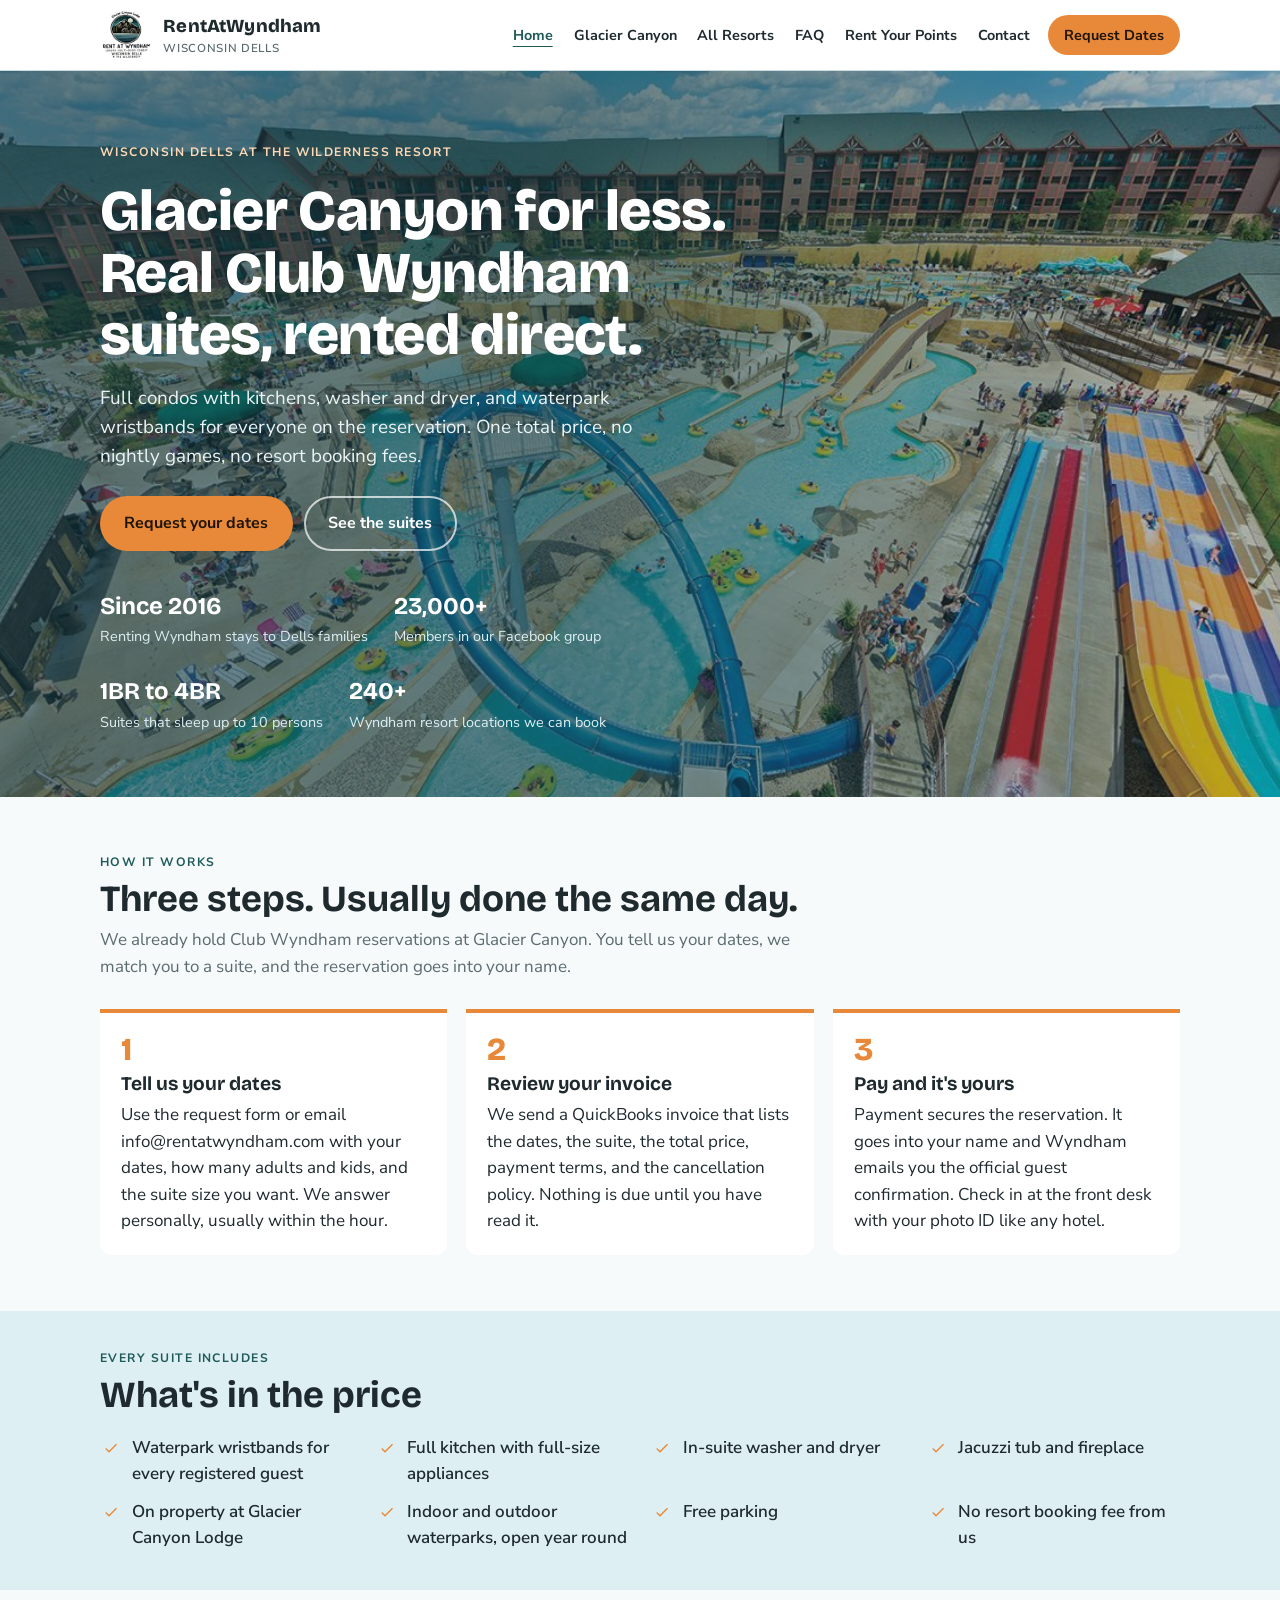
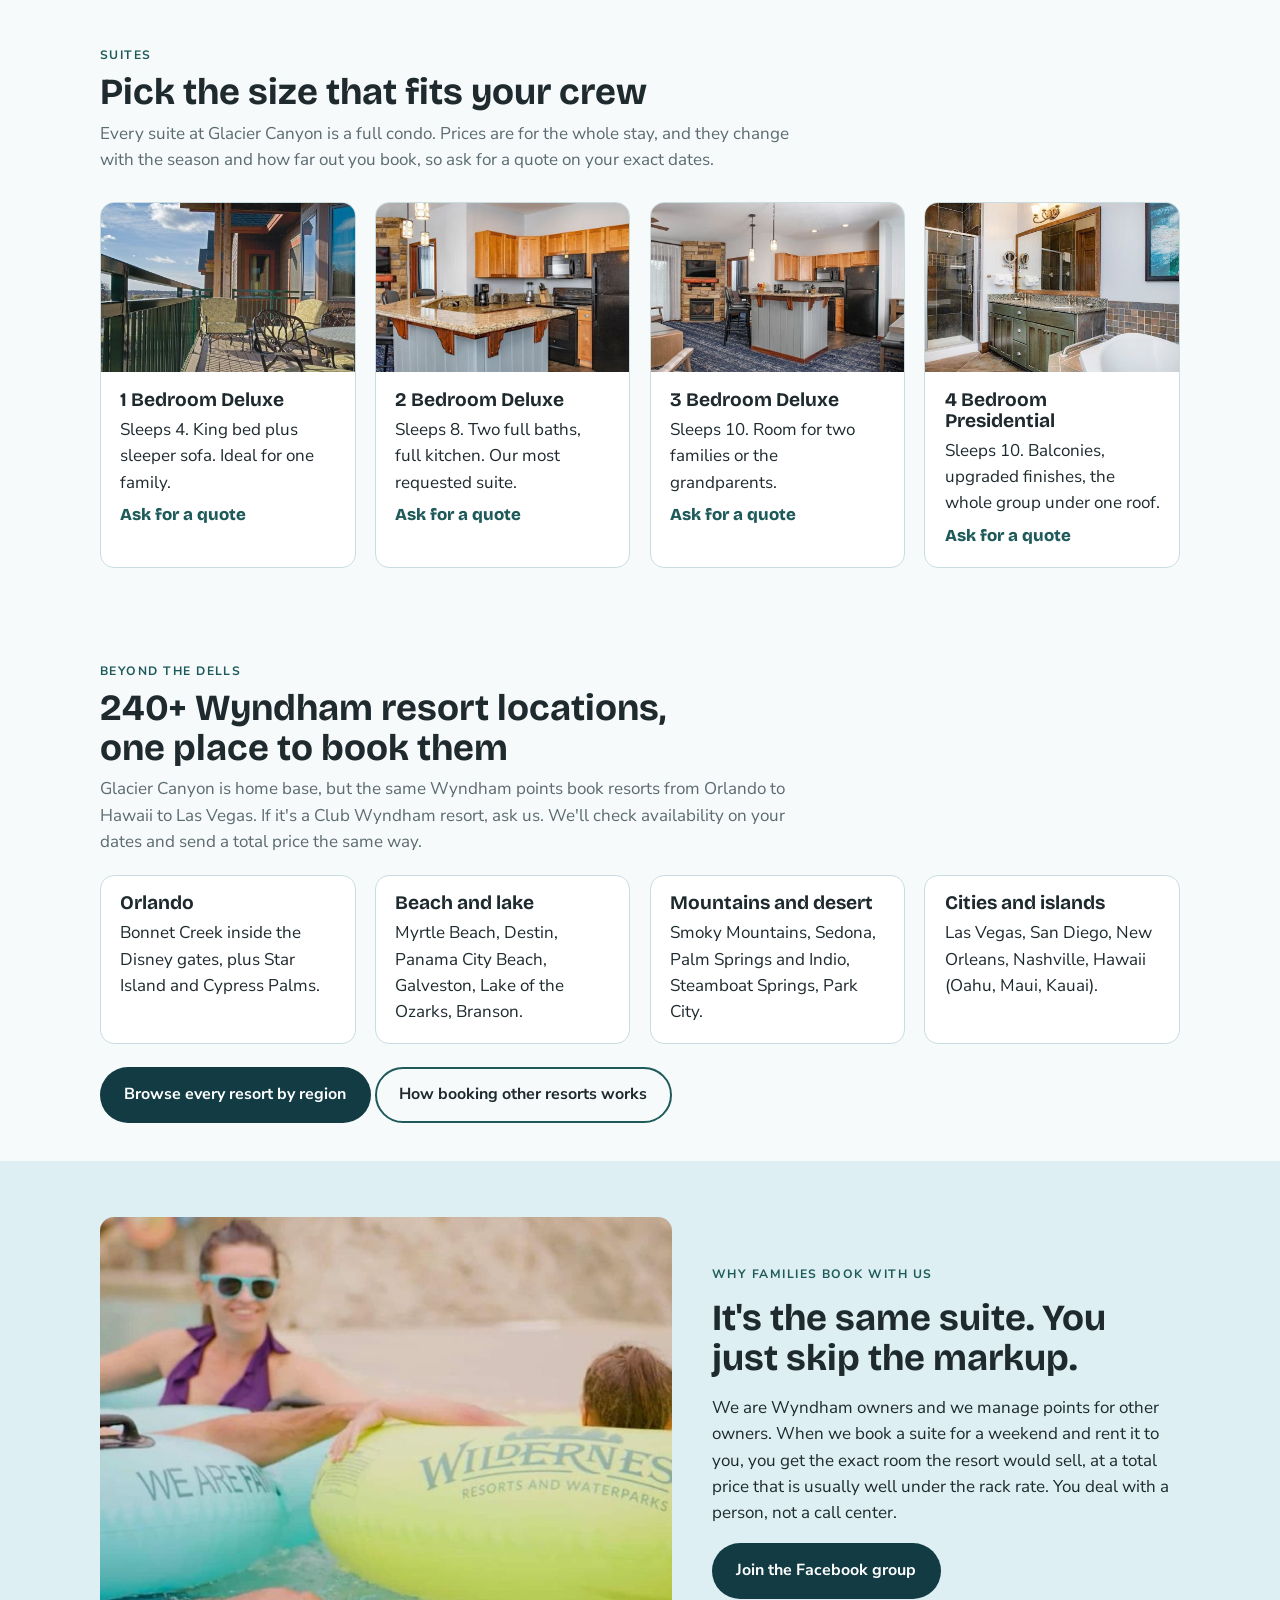
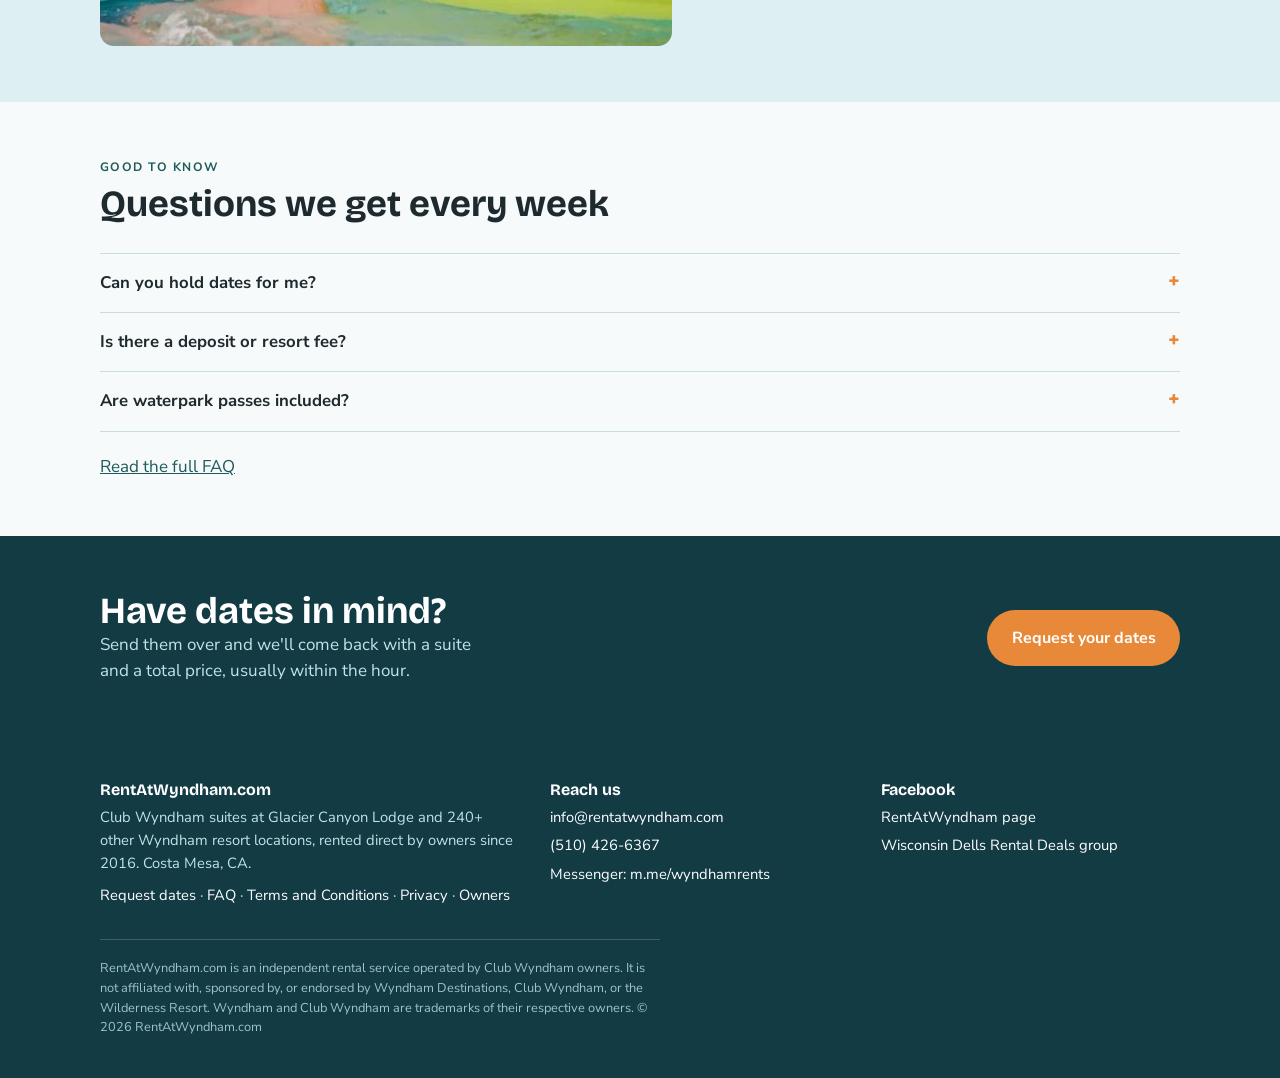
<file: index.html>
<!doctype html>
<html lang="en">
<head>
<meta charset="utf-8">
<meta name="viewport" content="width=device-width,initial-scale=1,viewport-fit=cover">
<title>Glacier Canyon Rentals | RentAtWyndham.com</title>
<meta name="description" content="Rent Club Wyndham suites at Glacier Canyon Lodge in Wisconsin Dells direct from owners. Full condos, waterpark wristbands included, one total price. 240+ Wyndham resort locations available.">
<link rel="canonical" href="https://www.rentatwyndham.com/">
<meta property="og:type" content="website"><meta property="og:site_name" content="RentAtWyndham.com">
<meta property="og:title" content="Glacier Canyon Rentals | RentAtWyndham.com"><meta property="og:description" content="Rent Club Wyndham suites at Glacier Canyon Lodge in Wisconsin Dells direct from owners. Full condos, waterpark wristbands included, one total price. 240+ Wyndham resort locations available.">
<meta property="og:url" content="https://www.rentatwyndham.com/"><meta property="og:image" content="https://www.rentatwyndham.com/assets/img/og.jpg">
<meta name="twitter:card" content="summary_large_image"><meta property="og:image:width" content="1200"><meta property="og:image:height" content="600"><meta name="theme-color" content="#123B44"><meta name="robots" content="index,follow,max-image-preview:large">
<link rel="icon" type="image/png" sizes="32x32" href="/assets/img/icon-32.png">
<link rel="apple-touch-icon" href="/assets/img/icon-180.png">
<link rel="preconnect" href="https://fonts.googleapis.com"><link rel="preconnect" href="https://fonts.gstatic.com" crossorigin>
<link rel="stylesheet" href="https://fonts.googleapis.com/css2?family=Bricolage+Grotesque:opsz,wght@12..96,500;12..96,700;12..96,800&family=Nunito+Sans:ital,wght@0,400;0,600;0,700;1,400&display=swap">
<link rel="stylesheet" href="/assets/css/site.css?v=202609242334">
<script type="application/ld+json">{"@context":"https://schema.org","@type":"LocalBusiness","name":"RentAtWyndham.com","url":"https://www.rentatwyndham.com/","email":"info@rentatwyndham.com","telephone":"+1-510-426-6367","description":"Club Wyndham timeshare suites at Glacier Canyon Lodge (Wisconsin Dells) and 240+ other Wyndham resort locations, rented direct by owners.","address":{"@type":"PostalAddress","addressLocality":"Costa Mesa","addressRegion":"CA","addressCountry":"US"},"areaServed":"United States","sameAs":["https://www.facebook.com/wyndhamrents","https://www.facebook.com/groups/179510239124605"],"foundingDate":"2016"}</script>
</head>
<body>
<a class="skip" href="#main">Skip to content</a>
<header class="nav">
  <div class="wrap navbar">
    <a class="brand" href="/"><img src="/assets/img/logo.png" srcset="/assets/img/logo-2x.png 2x" width="52" height="51" alt="RentAtWyndham logo"><span><b>RentAtWyndham</b><small>Wisconsin Dells</small></span></a>
    <button class="menu-btn" id="menuBtn" aria-expanded="false" aria-controls="mainNav">Menu</button>
    <nav class="links" id="mainNav"><a href="/" class="active">Home</a><a href="/glacier-canyon">Glacier Canyon</a><a href="/resorts">All Resorts</a><a href="/faqs">FAQ</a><a href="/rent-your-points">Rent Your Points</a><a href="/contact-us">Contact</a><a href="/booking-request" class="cta">Request Dates</a></nav>
  </div>
</header>
<main id="main" ><a id="top"></a>
<div class="hero"><img class="bg" src="/assets/img/hero.jpg" alt="Glacier Canyon Lodge outdoor waterpark at the Wilderness Resort" fetchpriority="high"><div class="shade"></div>
<div class="wrap"><div class="hero-inner"><span class="eyebrow">Wisconsin Dells at the Wilderness Resort</span><h1>Glacier Canyon for less. Real Club Wyndham suites, rented direct.</h1><p class="lead">Full condos with kitchens, washer and dryer, and waterpark wristbands for everyone on the reservation. One total price, no nightly games, no resort booking fees.</p><div class="actions"><a class="btn btn-sun" href="/booking-request">Request your dates</a><a class="btn btn-ghost" href="/glacier-canyon">See the suites</a></div><div class="proof"><div><b>Since 2016</b>Renting Wyndham stays to Dells families</div><div><b>23,000+</b>Members in our Facebook group</div><div><b>1BR to 4BR</b>Suites that sleep up to 10 persons</div><div><b>240+</b>Wyndham resort locations we can book</div></div></div></div></div>
<section><div class="wrap">
  <div class="sec-head"><span class="eyebrow">How it works</span><h2>Three steps. Usually done the same day.</h2><p>We already hold Club Wyndham reservations at Glacier Canyon. You tell us your dates, we match you to a suite, and the reservation goes into your name.</p></div>
  <div class="grid g3">
    <div class="step"><span class="n">1</span><h3>Tell us your dates</h3><p>Use the request form or email info@rentatwyndham.com with your dates, how many adults and kids, and the suite size you want. We answer personally, usually within the hour.</p></div>
    <div class="step"><span class="n">2</span><h3>Review your invoice</h3><p>We send a QuickBooks invoice that lists the dates, the suite, the total price, payment terms, and the cancellation policy. Nothing is due until you have read it.</p></div>
    <div class="step"><span class="n">3</span><h3>Pay and it's yours</h3><p>Payment secures the reservation. It goes into your name and Wyndham emails you the official guest confirmation. Check in at the front desk with your photo ID like any hotel.</p></div>
  </div></div></section>
<section class="ice tight"><div class="wrap">
  <div class="sec-head short"><span class="eyebrow">Every suite includes</span><h2>What's in the price</h2></div>
  <ul class="checks"><li>Waterpark wristbands for every registered guest</li><li>Full kitchen with full-size appliances</li><li>In-suite washer and dryer</li><li>Jacuzzi tub and fireplace</li><li>On property at Glacier Canyon Lodge</li><li>Indoor and outdoor waterparks, open year round</li><li>Free parking</li><li>No resort booking fee from us</li></ul>
</div></section>
<section><div class="wrap">
  <div class="sec-head"><span class="eyebrow">Suites</span><h2>Pick the size that fits your crew</h2><p>Every suite at Glacier Canyon is a full condo. Prices are for the whole stay, and they change with the season and how far out you book, so ask for a quote on your exact dates.</p></div>
  <div class="grid g4">
    <a class="card" href="/glacier-canyon"><img src="/assets/img/room1.jpg" alt="Suite bathroom with jacuzzi tub" loading="lazy" width="1000" height="600"><div class="pad"><h3>1 Bedroom Deluxe</h3><p>Sleeps 4. King bed plus sleeper sofa. Ideal for one family.</p><span class="price">Ask for a quote</span></div></a>
    <a class="card" href="/glacier-canyon"><img src="/assets/img/kitchen.jpg" alt="Two bedroom deluxe kitchen" loading="lazy" width="746" height="448"><div class="pad"><h3>2 Bedroom Deluxe</h3><p>Sleeps 8. Two full baths, full kitchen. Our most requested suite.</p><span class="price">Ask for a quote</span></div></a>
    <a class="card" href="/glacier-canyon"><img src="/assets/img/living.jpg" alt="Three bedroom deluxe living room with fireplace" loading="lazy" width="845" height="497"><div class="pad"><h3>3 Bedroom Deluxe</h3><p>Sleeps 10. Room for two families or the grandparents.</p><span class="price">Ask for a quote</span></div></a>
    <a class="card" href="/glacier-canyon"><img src="/assets/img/4br.jpg" alt="Four bedroom presidential balcony" loading="lazy" width="1000" height="600"><div class="pad"><h3>4 Bedroom Presidential</h3><p>Sleeps 10. Balconies, upgraded finishes, the whole group under one roof.</p><span class="price">Ask for a quote</span></div></a>
  </div></div></section>
<section class="tight"><div class="wrap">
  <div class="sec-head short"><span class="eyebrow">Beyond the Dells</span><h2>240+ Wyndham resort locations, one place to book them</h2><p>Glacier Canyon is home base, but the same Wyndham points book resorts from Orlando to Hawaii to Las Vegas. If it's a Club Wyndham resort, ask us. We'll check availability on your dates and send a total price the same way.</p></div>
  <div class="grid g4">
    <div class="card"><div class="pad"><h3>Orlando</h3><p>Bonnet Creek inside the Disney gates, plus Star Island and Cypress Palms.</p></div></div>
    <div class="card"><div class="pad"><h3>Beach and lake</h3><p>Myrtle Beach, Destin, Panama City Beach, Galveston, Lake of the Ozarks, Branson.</p></div></div>
    <div class="card"><div class="pad"><h3>Mountains and desert</h3><p>Smoky Mountains, Sedona, Palm Springs and Indio, Steamboat Springs, Park City.</p></div></div>
    <div class="card"><div class="pad"><h3>Cities and islands</h3><p>Las Vegas, San Diego, New Orleans, Nashville, Hawaii (Oahu, Maui, Kauai).</p></div></div>
  </div>
  <p class="after"><a class="btn btn-teal" href="/resorts">Browse every resort by region</a> <a class="btn btn-line" href="/other-resorts">How booking other resorts works</a></p>
</div></section>
<section class="ice"><div class="wrap split">
  <img src="/assets/img/lazy.jpg" alt="Family floating the lazy river at the Wilderness" loading="lazy" width="1151" height="520">
  <div class="stack"><span class="eyebrow">Why families book with us</span><h2>It's the same suite. You just skip the markup.</h2>
    <p>We are Wyndham owners and we manage points for other owners. When we book a suite for a weekend and rent it to you, you get the exact room the resort would sell, at a total price that is usually well under the rack rate. You deal with a person, not a call center.</p>
    <p><a class="btn btn-teal" href="https://www.facebook.com/groups/179510239124605" target="_blank" rel="noopener">Join the Facebook group</a></p></div>
</div></section>
<section><div class="wrap">
  <div class="sec-head"><span class="eyebrow">Good to know</span><h2>Questions we get every week</h2></div>
  <div class="faq">
    <details><summary>Can you hold dates for me?</summary><p>No. Every reservation is first come, first served, and payment is what secures it. If you want a weekend, the invoice is the fastest way to lock it.</p></details>
    <details><summary>Is there a deposit or resort fee?</summary><p>We do not charge one. Like any hotel, the resort holds a refundable $250 security deposit on your card at check-in and releases it 1 to 3 days after checkout.</p></details>
    <details><summary>Are waterpark passes included?</summary><p>Yes. Every registered guest on the reservation gets a Wilderness waterpark wristband for the length of the stay.</p></details>
  </div>
  <p class="after"><a href="/faqs">Read the full FAQ</a></p>
</div></section>
<section class="teal-bg"><div class="wrap cta-band"><div><h2>Have dates in mind?</h2><p>Send them over and we'll come back with a suite and a total price, usually within the hour.</p></div><a class="btn btn-sun" href="/booking-request">Request your dates</a></div></section>

</main>
<footer>
  <div class="wrap">
    <div class="cols">
      <div><h3>RentAtWyndham.com</h3><p>Club Wyndham suites at Glacier Canyon Lodge and 240+ other Wyndham resort locations, rented direct by owners since 2016. Costa Mesa, CA.</p>
        <p class="foot-links"><a href="/booking-request">Request dates</a> · <a href="/faqs">FAQ</a> · <a href="/terms-and-conditions">Terms and Conditions</a> · <a href="/privacy">Privacy</a> · <a href="/rent-your-points">Owners</a></p></div>
      <div><h3>Reach us</h3><ul><li><a href="mailto:info@rentatwyndham.com">info@rentatwyndham.com</a></li><li><a href="tel:+15104266367">(510) 426-6367</a></li><li><a href="https://m.me/wyndhamrents" target="_blank" rel="noopener">Messenger: m.me/wyndhamrents</a></li></ul></div>
      <div><h3>Facebook</h3><ul><li><a href="https://www.facebook.com/wyndhamrents" target="_blank" rel="noopener">RentAtWyndham page</a></li><li><a href="https://www.facebook.com/groups/179510239124605" target="_blank" rel="noopener">Wisconsin Dells Rental Deals group</a></li></ul></div>
    </div>
    <p class="fine">RentAtWyndham.com is an independent rental service operated by Club Wyndham owners. It is not affiliated with, sponsored by, or endorsed by Wyndham Destinations, Club Wyndham, or the Wilderness Resort. Wyndham and Club Wyndham are trademarks of their respective owners. &copy; 2026 RentAtWyndham.com</p>
  </div>
</footer>
<script src="/assets/js/site.js?v=202609242334" defer></script>
</body>
</html>
</file>
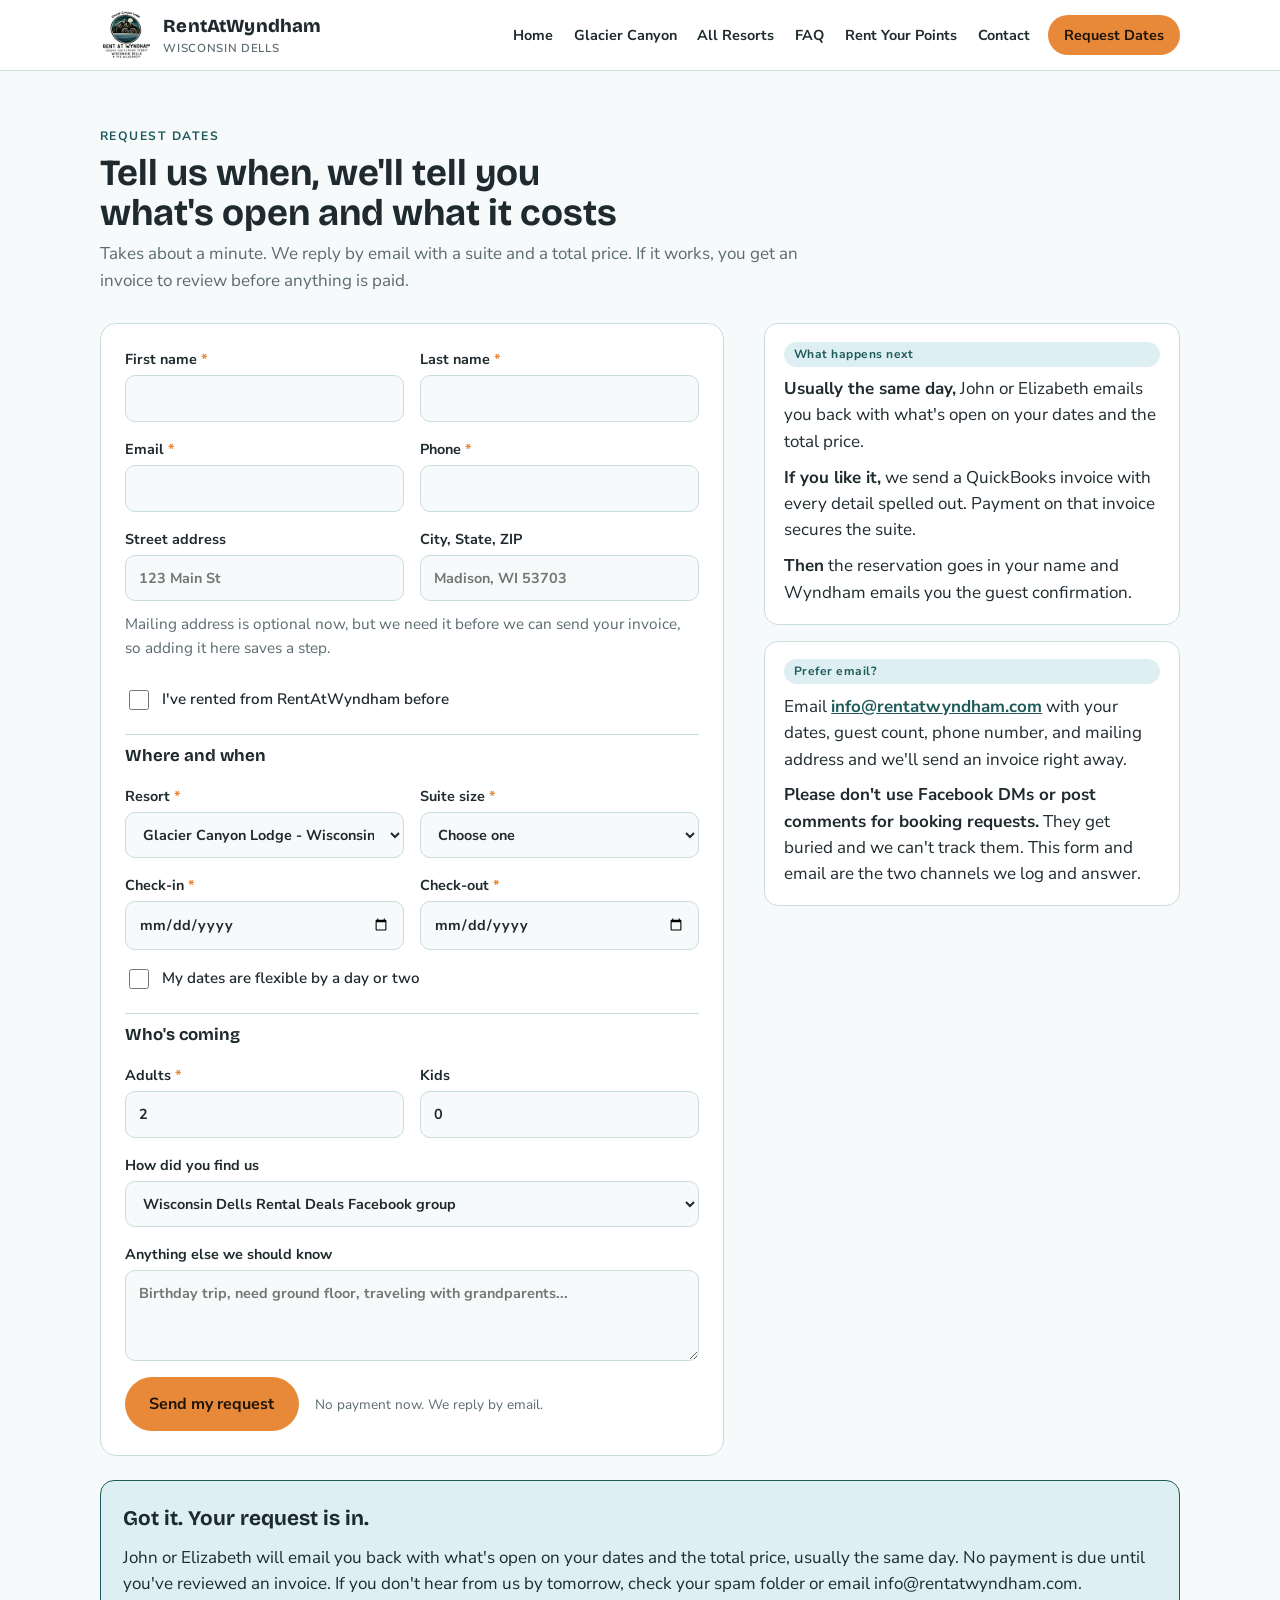
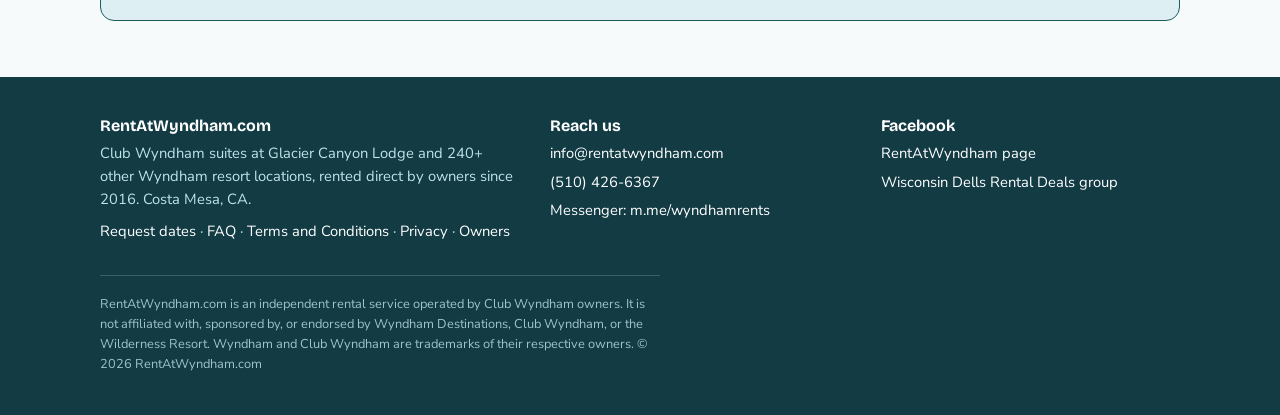
<file: booking-request.html>
<!doctype html>
<html lang="en">
<head>
<meta charset="utf-8">
<meta name="viewport" content="width=device-width,initial-scale=1,viewport-fit=cover">
<title>Request Dates | RentAtWyndham.com</title>
<meta name="description" content="Tell us your dates and group size and get a suite and total price by email, usually within the hour. No payment until you review an invoice.">
<link rel="canonical" href="https://www.rentatwyndham.com/booking-request">
<meta property="og:type" content="website"><meta property="og:site_name" content="RentAtWyndham.com">
<meta property="og:title" content="Request Dates | RentAtWyndham.com"><meta property="og:description" content="Tell us your dates and group size and get a suite and total price by email, usually within the hour. No payment until you review an invoice.">
<meta property="og:url" content="https://www.rentatwyndham.com/booking-request"><meta property="og:image" content="https://www.rentatwyndham.com/assets/img/og.jpg">
<meta name="twitter:card" content="summary_large_image"><meta property="og:image:width" content="1200"><meta property="og:image:height" content="600"><meta name="theme-color" content="#123B44"><meta name="robots" content="index,follow,max-image-preview:large">
<link rel="icon" type="image/png" sizes="32x32" href="/assets/img/icon-32.png">
<link rel="apple-touch-icon" href="/assets/img/icon-180.png">
<link rel="preconnect" href="https://fonts.googleapis.com"><link rel="preconnect" href="https://fonts.gstatic.com" crossorigin>
<link rel="stylesheet" href="https://fonts.googleapis.com/css2?family=Bricolage+Grotesque:opsz,wght@12..96,500;12..96,700;12..96,800&family=Nunito+Sans:ital,wght@0,400;0,600;0,700;1,400&display=swap">
<link rel="stylesheet" href="/assets/css/site.css?v=202609242334">

</head>
<body>
<a class="skip" href="#main">Skip to content</a>
<header class="nav">
  <div class="wrap navbar">
    <a class="brand" href="/"><img src="/assets/img/logo.png" srcset="/assets/img/logo-2x.png 2x" width="52" height="51" alt="RentAtWyndham logo"><span><b>RentAtWyndham</b><small>Wisconsin Dells</small></span></a>
    <button class="menu-btn" id="menuBtn" aria-expanded="false" aria-controls="mainNav">Menu</button>
    <nav class="links" id="mainNav"><a href="/">Home</a><a href="/glacier-canyon">Glacier Canyon</a><a href="/resorts">All Resorts</a><a href="/faqs">FAQ</a><a href="/rent-your-points">Rent Your Points</a><a href="/contact-us">Contact</a><a href="/booking-request" class="cta">Request Dates</a></nav>
  </div>
</header>
<main id="main" ><a id="top"></a>
<section><div class="wrap">
  <div class="sec-head"><span class="eyebrow">Request dates</span><h2>Tell us when, we'll tell you what's open and what it costs</h2><p>Takes about a minute. We reply by email with a suite and a total price. If it works, you get an invoice to review before anything is paid.</p></div>
  <div class="form-wrap">
    <form class="req" id="reqForm" novalidate>
      <div class="row2"><label><span class="req">First name</span><input id="fn" name="first_name" required autocomplete="given-name"></label><label><span class="req">Last name</span><input id="ln" name="last_name" required autocomplete="family-name"></label></div>
      <div class="row2"><label><span class="req">Email</span><input id="em" type="email" name="email" required autocomplete="email"></label><label><span class="req">Phone</span><input id="ph" type="tel" name="phone" required autocomplete="tel"></label></div>
      <div class="row2"><label>Street address<input id="addr1" type="text" name="address_street" autocomplete="street-address" placeholder="123 Main St"></label><label>City, State, ZIP<input id="addr2" type="text" name="address_city_state_zip" autocomplete="address-level2" placeholder="Madison, WI 53703"></label></div>
      <p class="muted" style="margin:-4px 0 10px;font-size:.9em">Mailing address is optional now, but we need it before we can send your invoice, so adding it here saves a step.</p>
      <label class="check"><input id="ret" type="checkbox" name="returning_renter" value="Yes"> I've rented from RentAtWyndham before</label>
      <div class="legend">Where and when</div>
      <div class="row2">
        <label><span class="req">Resort</span><select id="resort" name="resort" required><option value="">Choose one</option><option selected>Glacier Canyon Lodge - Wisconsin Dells</option><option>Sundara Cottages - Wisconsin Dells</option><option>Bonnet Creek - Orlando</option><option>Indio / Coachella Valley</option><option>Another Club Wyndham resort (tell us which in the notes)</option></select></label>
        <label><span class="req">Suite size</span><select id="size" name="suite_size" required><option value="">Choose one</option><option>1 Bedroom (sleeps 4)</option><option>2 Bedroom (sleeps 8)</option><option>3 Bedroom (sleeps 10)</option><option>4 Bedroom (sleeps 10)</option><option>Not sure, help me pick</option></select></label>
      </div>
      <div class="row2"><label><span class="req">Check-in</span><input id="ci" type="date" name="check_in" required></label><label><span class="req">Check-out</span><input id="co" type="date" name="check_out" required></label></div>
      <label class="check"><input id="flex" type="checkbox" name="dates_flexible" value="Yes"> My dates are flexible by a day or two</label>
      <div class="legend">Who's coming</div>
      <div class="row2"><label><span class="req">Adults</span><input id="ad" type="number" min="1" max="14" value="2" name="adults" required></label><label>Kids<input id="kd" type="number" min="0" max="12" value="0" name="kids"></label></div>
      <label>How did you find us<select id="src" name="source"><option>Wisconsin Dells Rental Deals Facebook group</option><option>A Facebook post or ad</option><option>Google search</option><option>A friend or family member</option><option>Rented before</option><option>Other</option></select></label>
      <label>Anything else we should know<textarea id="notes" rows="3" name="notes" placeholder="Birthday trip, need ground floor, traveling with grandparents..."></textarea></label>
      <div class="hp" aria-hidden="true"><label>Leave this empty<input type="text" name="website" tabindex="-1" autocomplete="off"></label></div>
      <input type="hidden" name="_started" id="started">
      <div class="submit-row"><button class="btn btn-sun" type="submit" id="submitBtn">Send my request</button><span class="hint">No payment now. We reply by email.</span></div>
      <p class="form-msg" id="formMsg" hidden></p>
    </form>
    <div class="aside">
      <div class="card"><div class="pad"><span class="tag">What happens next</span><p><b>Usually the same day,</b> John or Elizabeth emails you back with what's open on your dates and the total price.</p><p><b>If you like it,</b> we send a QuickBooks invoice with every detail spelled out. Payment on that invoice secures the suite.</p><p><b>Then</b> the reservation goes in your name and Wyndham emails you the guest confirmation.</p></div></div>
      <div class="card"><div class="pad"><span class="tag">Prefer email?</span><p>Email <a href="mailto:info@rentatwyndham.com"><b>info@rentatwyndham.com</b></a> with your dates, guest count, phone number, and mailing address and we'll send an invoice right away.</p><p><b>Please don't use Facebook DMs or post comments for booking requests.</b> They get buried and we can't track them. This form and email are the two channels we log and answer.</p></div></div>
    </div>
  </div>
  <div class="ok" id="okBox" hidden><b>Got it. Your request is in.</b><p>John or Elizabeth will email you back with what's open on your dates and the total price, usually the same day. No payment is due until you've reviewed an invoice. If you don't hear from us by tomorrow, check your spam folder or email info@rentatwyndham.com.</p></div>
</div></section>
</main>
<footer>
  <div class="wrap">
    <div class="cols">
      <div><h3>RentAtWyndham.com</h3><p>Club Wyndham suites at Glacier Canyon Lodge and 240+ other Wyndham resort locations, rented direct by owners since 2016. Costa Mesa, CA.</p>
        <p class="foot-links"><a href="/booking-request">Request dates</a> · <a href="/faqs">FAQ</a> · <a href="/terms-and-conditions">Terms and Conditions</a> · <a href="/privacy">Privacy</a> · <a href="/rent-your-points">Owners</a></p></div>
      <div><h3>Reach us</h3><ul><li><a href="mailto:info@rentatwyndham.com">info@rentatwyndham.com</a></li><li><a href="tel:+15104266367">(510) 426-6367</a></li><li><a href="https://m.me/wyndhamrents" target="_blank" rel="noopener">Messenger: m.me/wyndhamrents</a></li></ul></div>
      <div><h3>Facebook</h3><ul><li><a href="https://www.facebook.com/wyndhamrents" target="_blank" rel="noopener">RentAtWyndham page</a></li><li><a href="https://www.facebook.com/groups/179510239124605" target="_blank" rel="noopener">Wisconsin Dells Rental Deals group</a></li></ul></div>
    </div>
    <p class="fine">RentAtWyndham.com is an independent rental service operated by Club Wyndham owners. It is not affiliated with, sponsored by, or endorsed by Wyndham Destinations, Club Wyndham, or the Wilderness Resort. Wyndham and Club Wyndham are trademarks of their respective owners. &copy; 2026 RentAtWyndham.com</p>
  </div>
</footer>
<script src="/assets/js/site.js?v=202609242334" defer></script>
</body>
</html>
</file>
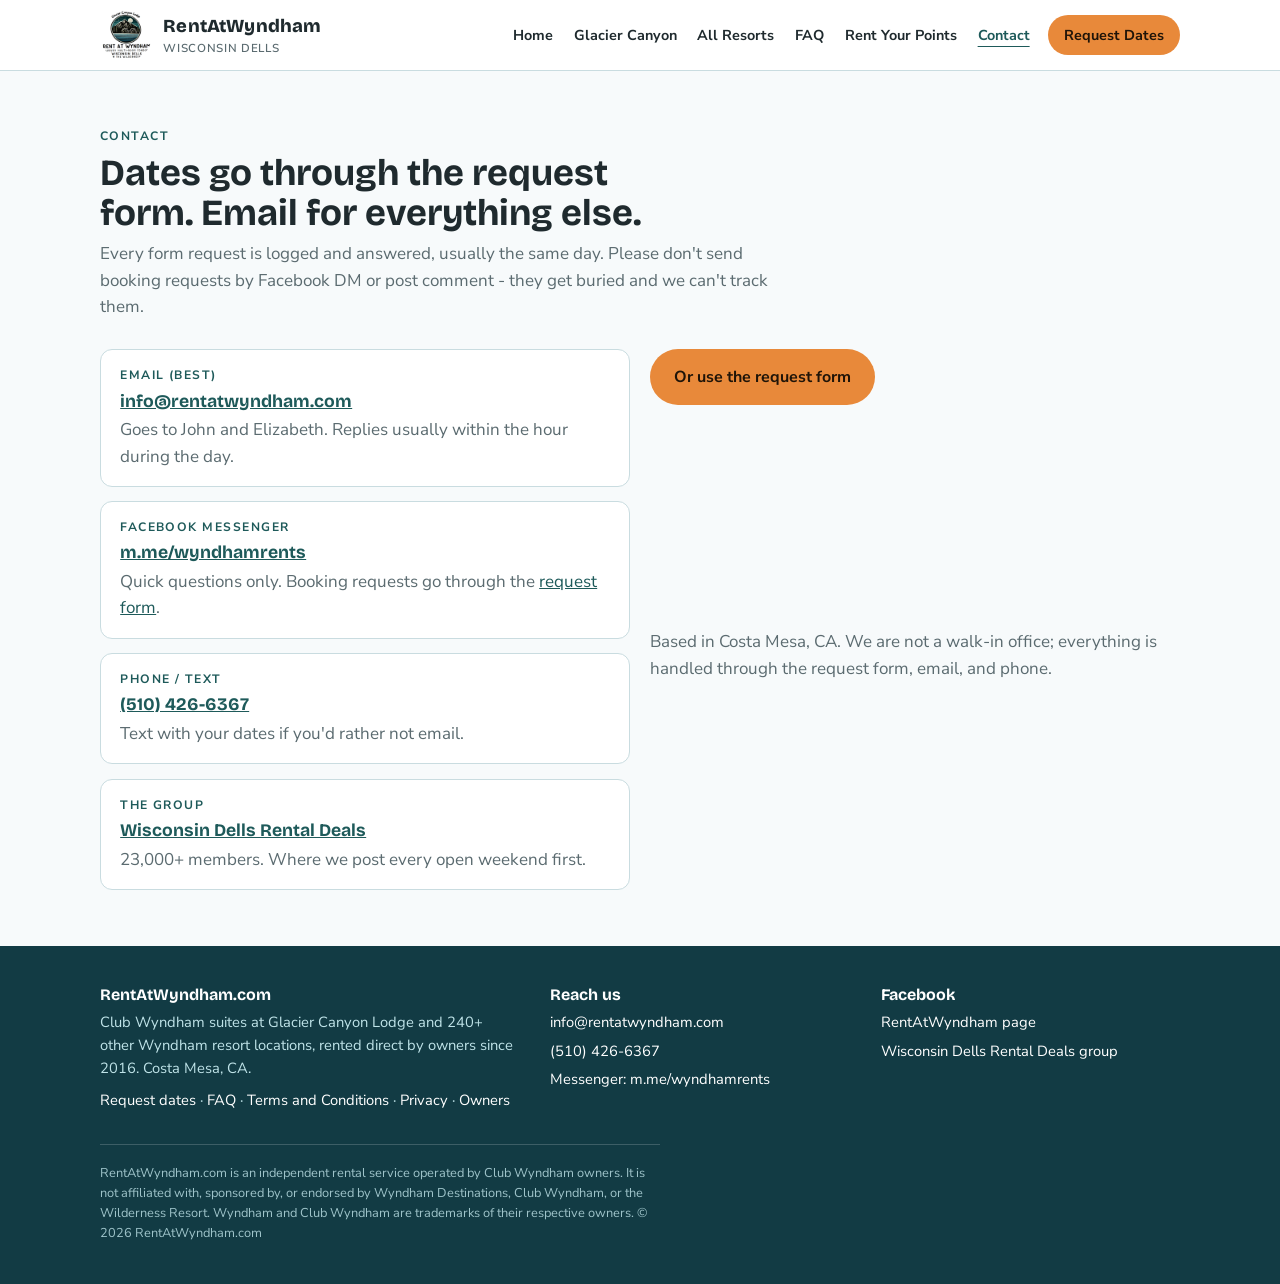
<file: contact-us.html>
<!doctype html>
<html lang="en">
<head>
<meta charset="utf-8">
<meta name="viewport" content="width=device-width,initial-scale=1,viewport-fit=cover">
<title>Contact | RentAtWyndham.com</title>
<meta name="description" content="Email info@rentatwyndham.com, message m.me/wyndhamrents, or call (510) 426-6367. Replies usually within the hour during the day.">
<link rel="canonical" href="https://www.rentatwyndham.com/contact-us">
<meta property="og:type" content="website"><meta property="og:site_name" content="RentAtWyndham.com">
<meta property="og:title" content="Contact | RentAtWyndham.com"><meta property="og:description" content="Email info@rentatwyndham.com, message m.me/wyndhamrents, or call (510) 426-6367. Replies usually within the hour during the day.">
<meta property="og:url" content="https://www.rentatwyndham.com/contact-us"><meta property="og:image" content="https://www.rentatwyndham.com/assets/img/og.jpg">
<meta name="twitter:card" content="summary_large_image"><meta property="og:image:width" content="1200"><meta property="og:image:height" content="600"><meta name="theme-color" content="#123B44"><meta name="robots" content="index,follow,max-image-preview:large">
<link rel="icon" type="image/png" sizes="32x32" href="/assets/img/icon-32.png">
<link rel="apple-touch-icon" href="/assets/img/icon-180.png">
<link rel="preconnect" href="https://fonts.googleapis.com"><link rel="preconnect" href="https://fonts.gstatic.com" crossorigin>
<link rel="stylesheet" href="https://fonts.googleapis.com/css2?family=Bricolage+Grotesque:opsz,wght@12..96,500;12..96,700;12..96,800&family=Nunito+Sans:ital,wght@0,400;0,600;0,700;1,400&display=swap">
<link rel="stylesheet" href="/assets/css/site.css?v=202609242334">

</head>
<body>
<a class="skip" href="#main">Skip to content</a>
<header class="nav">
  <div class="wrap navbar">
    <a class="brand" href="/"><img src="/assets/img/logo.png" srcset="/assets/img/logo-2x.png 2x" width="52" height="51" alt="RentAtWyndham logo"><span><b>RentAtWyndham</b><small>Wisconsin Dells</small></span></a>
    <button class="menu-btn" id="menuBtn" aria-expanded="false" aria-controls="mainNav">Menu</button>
    <nav class="links" id="mainNav"><a href="/">Home</a><a href="/glacier-canyon">Glacier Canyon</a><a href="/resorts">All Resorts</a><a href="/faqs">FAQ</a><a href="/rent-your-points">Rent Your Points</a><a href="/contact-us" class="active">Contact</a><a href="/booking-request" class="cta">Request Dates</a></nav>
  </div>
</header>
<main id="main" ><a id="top"></a>
<section><div class="wrap">
  <div class="sec-head"><span class="eyebrow">Contact</span><h2>Dates go through the request form. Email for everything else.</h2><p>Every form request is logged and answered, usually the same day. Please don't send booking requests by Facebook DM or post comment - they get buried and we can't track them.</p></div>
  <div class="grid g2">
    <div class="contact-list">
      <div class="item"><span class="eyebrow">Email (best)</span><b><a href="mailto:info@rentatwyndham.com">info@rentatwyndham.com</a></b><span class="muted">Goes to John and Elizabeth. Replies usually within the hour during the day.</span></div>
      <div class="item"><span class="eyebrow">Facebook Messenger</span><b><a href="https://m.me/wyndhamrents" target="_blank" rel="noopener">m.me/wyndhamrents</a></b><span class="muted">Quick questions only. Booking requests go through the <a href="/booking-request">request form</a>.</span></div>
      <div class="item"><span class="eyebrow">Phone / text</span><b><a href="tel:+15104266367">(510) 426-6367</a></b><span class="muted">Text with your dates if you'd rather not email.</span></div>
      <div class="item"><span class="eyebrow">The group</span><b><a href="https://www.facebook.com/groups/179510239124605" target="_blank" rel="noopener">Wisconsin Dells Rental Deals</a></b><span class="muted">23,000+ members. Where we post every open weekend first.</span></div>
    </div>
    <div class="stack"><p><a class="btn btn-sun" href="/booking-request">Or use the request form</a></p><p class="muted">Based in Costa Mesa, CA. We are not a walk-in office; everything is handled through the request form, email, and phone.</p></div>
  </div>
</div></section>
</main>
<footer>
  <div class="wrap">
    <div class="cols">
      <div><h3>RentAtWyndham.com</h3><p>Club Wyndham suites at Glacier Canyon Lodge and 240+ other Wyndham resort locations, rented direct by owners since 2016. Costa Mesa, CA.</p>
        <p class="foot-links"><a href="/booking-request">Request dates</a> · <a href="/faqs">FAQ</a> · <a href="/terms-and-conditions">Terms and Conditions</a> · <a href="/privacy">Privacy</a> · <a href="/rent-your-points">Owners</a></p></div>
      <div><h3>Reach us</h3><ul><li><a href="mailto:info@rentatwyndham.com">info@rentatwyndham.com</a></li><li><a href="tel:+15104266367">(510) 426-6367</a></li><li><a href="https://m.me/wyndhamrents" target="_blank" rel="noopener">Messenger: m.me/wyndhamrents</a></li></ul></div>
      <div><h3>Facebook</h3><ul><li><a href="https://www.facebook.com/wyndhamrents" target="_blank" rel="noopener">RentAtWyndham page</a></li><li><a href="https://www.facebook.com/groups/179510239124605" target="_blank" rel="noopener">Wisconsin Dells Rental Deals group</a></li></ul></div>
    </div>
    <p class="fine">RentAtWyndham.com is an independent rental service operated by Club Wyndham owners. It is not affiliated with, sponsored by, or endorsed by Wyndham Destinations, Club Wyndham, or the Wilderness Resort. Wyndham and Club Wyndham are trademarks of their respective owners. &copy; 2026 RentAtWyndham.com</p>
  </div>
</footer>
<script src="/assets/js/site.js?v=202609242334" defer></script>
</body>
</html>
</file>
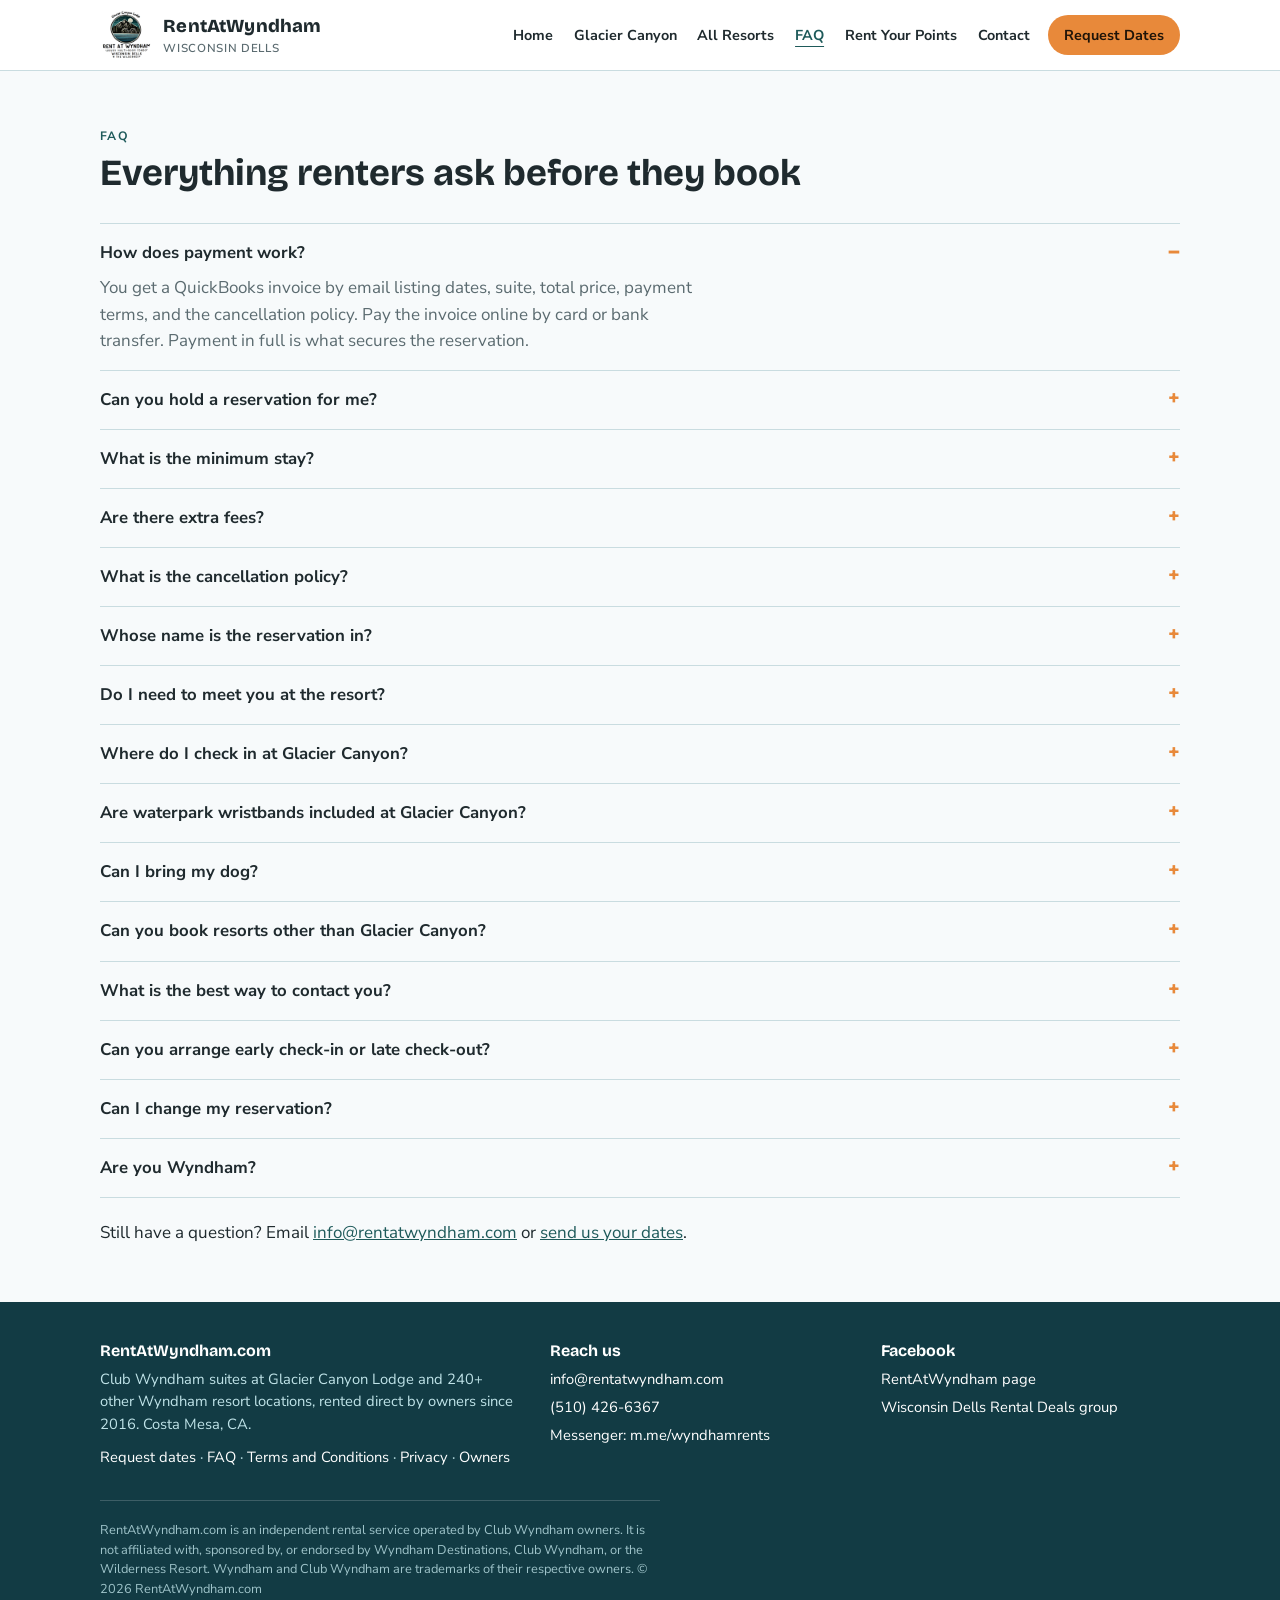
<file: faqs.html>
<!doctype html>
<html lang="en">
<head>
<meta charset="utf-8">
<meta name="viewport" content="width=device-width,initial-scale=1,viewport-fit=cover">
<title>Renter FAQ | RentAtWyndham.com</title>
<meta name="description" content="How payment, invoices, cancellations, deposits, check-in and waterpark wristbands work when you rent a Club Wyndham suite from RentAtWyndham.">
<link rel="canonical" href="https://www.rentatwyndham.com/faqs">
<meta property="og:type" content="website"><meta property="og:site_name" content="RentAtWyndham.com">
<meta property="og:title" content="Renter FAQ | RentAtWyndham.com"><meta property="og:description" content="How payment, invoices, cancellations, deposits, check-in and waterpark wristbands work when you rent a Club Wyndham suite from RentAtWyndham.">
<meta property="og:url" content="https://www.rentatwyndham.com/faqs"><meta property="og:image" content="https://www.rentatwyndham.com/assets/img/og.jpg">
<meta name="twitter:card" content="summary_large_image"><meta property="og:image:width" content="1200"><meta property="og:image:height" content="600"><meta name="theme-color" content="#123B44"><meta name="robots" content="index,follow,max-image-preview:large">
<link rel="icon" type="image/png" sizes="32x32" href="/assets/img/icon-32.png">
<link rel="apple-touch-icon" href="/assets/img/icon-180.png">
<link rel="preconnect" href="https://fonts.googleapis.com"><link rel="preconnect" href="https://fonts.gstatic.com" crossorigin>
<link rel="stylesheet" href="https://fonts.googleapis.com/css2?family=Bricolage+Grotesque:opsz,wght@12..96,500;12..96,700;12..96,800&family=Nunito+Sans:ital,wght@0,400;0,600;0,700;1,400&display=swap">
<link rel="stylesheet" href="/assets/css/site.css?v=202609242334">
<script type="application/ld+json">{"@context": "https://schema.org", "@type": "FAQPage", "mainEntity": [{"@type": "Question", "name": "How does payment work?", "acceptedAnswer": {"@type": "Answer", "text": "You get a QuickBooks invoice by email listing dates, suite, total price, payment terms, and the cancellation policy. Pay the invoice online by card or bank transfer. Payment in full is what secures the reservation."}}, {"@type": "Question", "name": "Can you hold a reservation for me?", "acceptedAnswer": {"@type": "Answer", "text": "No. Reservations are first come, first served. We do not take deposits or hold dates. The invoice is the fastest way to lock in a weekend."}}, {"@type": "Question", "name": "What is the minimum stay?", "acceptedAnswer": {"@type": "Answer", "text": "Most of our stays are two nights or longer. If you see a single night posted in the group, it is available as posted."}}, {"@type": "Question", "name": "Are there extra fees?", "acceptedAnswer": {"@type": "Answer", "text": "The price on your invoice is the total for the stay. We do not add booking fees. The resort holds a refundable $250 security deposit on your card at check-in and releases it 1 to 3 days after checkout. Some resorts collect a transient occupancy tax at check-in."}}, {"@type": "Question", "name": "What is the cancellation policy?", "acceptedAnswer": {"@type": "Answer", "text": "Cancel 30 or more days before check-in for a full refund. Cancel 17 to 29 days before check-in and you are refunded less $225 (a $150 confirmation fee plus a $75 restocking fee). Cancellations 16 days or fewer before check-in are non-refundable, and there is no refund for early departure. The full policy is in our Terms and Conditions, which is also printed on every invoice."}}, {"@type": "Question", "name": "Whose name is the reservation in?", "acceptedAnswer": {"@type": "Answer", "text": "Yours. After payment we put the reservation in the name you give us and Wyndham emails you the guest confirmation directly. The responsible guest must be 21 or older with a photo ID."}}, {"@type": "Question", "name": "Do I need to meet you at the resort?", "acceptedAnswer": {"@type": "Answer", "text": "No. Check in yourself with your photo ID. At Glacier Canyon that means the Club Wyndham check-in desk in the Glacier Canyon Lodge building, not the Wilderness Hotel desk."}}, {"@type": "Question", "name": "Where do I check in at Glacier Canyon?", "acceptedAnswer": {"@type": "Answer", "text": "Glacier Canyon is a Club Wyndham resort inside the larger Wilderness Resort. Go to the Club Wyndham check-in desk in the Glacier Canyon Lodge building, 45 Hillman Road, Baraboo, WI 53913 (a Baraboo mailing address for the Wisconsin Dells resort). The Wilderness Hotel and Glacier Canyon Lodge hotel desks cannot see Club Wyndham reservations. Club Wyndham Glacier Canyon: (608) 253-8800."}}, {"@type": "Question", "name": "Are waterpark wristbands included at Glacier Canyon?", "acceptedAnswer": {"@type": "Answer", "text": "Yes, for every registered guest on the reservation, for the length of the stay. Give us the correct guest count when you book."}}, {"@type": "Question", "name": "Can I bring my dog?", "acceptedAnswer": {"@type": "Answer", "text": "Club Wyndham resorts do not allow pets, with an exception for ADA service animals. All suites are non-smoking."}}, {"@type": "Question", "name": "Can you book resorts other than Glacier Canyon?", "acceptedAnswer": {"@type": "Answer", "text": "Yes. The same Wyndham points book 240+ Wyndham resort locations. Other resorts are booked to order, so give us as much lead time as you can. Browse the full resort directory or see how it works."}}, {"@type": "Question", "name": "What is the best way to contact you?", "acceptedAnswer": {"@type": "Answer", "text": "Use the request form on this site for dates - every request there is logged and answered, usually the same day. Email info@rentatwyndham.com for anything else. Please do not send booking requests by Facebook DM or by commenting on group posts; those get buried and cannot be tracked."}}, {"@type": "Question", "name": "Can you arrange early check-in or late check-out?", "acceptedAnswer": {"@type": "Answer", "text": "No. Early check-in and late check-out are decided by the resort front desk on the day. Ask at the desk when you arrive."}}, {"@type": "Question", "name": "Can I change my reservation?", "acceptedAnswer": {"@type": "Answer", "text": "Changes are possible more than 15 days before check-in, subject to availability and the fees in our Terms and Conditions. Within 15 days of check-in a reservation cannot be modified, transferred, or moved to other dates."}}, {"@type": "Question", "name": "Are you Wyndham?", "acceptedAnswer": {"@type": "Answer", "text": "No. RentAtWyndham is an independent business run by Club Wyndham owners. We are not affiliated with or endorsed by Wyndham Destinations or Club Wyndham."}}]}</script>
</head>
<body>
<a class="skip" href="#main">Skip to content</a>
<header class="nav">
  <div class="wrap navbar">
    <a class="brand" href="/"><img src="/assets/img/logo.png" srcset="/assets/img/logo-2x.png 2x" width="52" height="51" alt="RentAtWyndham logo"><span><b>RentAtWyndham</b><small>Wisconsin Dells</small></span></a>
    <button class="menu-btn" id="menuBtn" aria-expanded="false" aria-controls="mainNav">Menu</button>
    <nav class="links" id="mainNav"><a href="/">Home</a><a href="/glacier-canyon">Glacier Canyon</a><a href="/resorts">All Resorts</a><a href="/faqs" class="active">FAQ</a><a href="/rent-your-points">Rent Your Points</a><a href="/contact-us">Contact</a><a href="/booking-request" class="cta">Request Dates</a></nav>
  </div>
</header>
<main id="main" ><a id="top"></a>
<section><div class="wrap">
  <div class="sec-head"><span class="eyebrow">FAQ</span><h2>Everything renters ask before they book</h2></div>
  <div class="faq"><details open><summary>How does payment work?</summary><p>You get a QuickBooks invoice by email listing dates, suite, total price, payment terms, and the cancellation policy. Pay the invoice online by card or bank transfer. Payment in full is what secures the reservation.</p></details><details><summary>Can you hold a reservation for me?</summary><p>No. Reservations are first come, first served. We do not take deposits or hold dates. The invoice is the fastest way to lock in a weekend.</p></details><details><summary>What is the minimum stay?</summary><p>Most of our stays are two nights or longer. If you see a single night posted in the group, it is available as posted.</p></details><details><summary>Are there extra fees?</summary><p>The price on your invoice is the total for the stay. We do not add booking fees. The resort holds a refundable $250 security deposit on your card at check-in and releases it 1 to 3 days after checkout. Some resorts collect a transient occupancy tax at check-in.</p></details><details><summary>What is the cancellation policy?</summary><p>Cancel 30 or more days before check-in for a full refund. Cancel 17 to 29 days before check-in and you are refunded less $225 (a $150 confirmation fee plus a $75 restocking fee). Cancellations 16 days or fewer before check-in are non-refundable, and there is no refund for early departure. The full policy is in our <a href="/terms-and-conditions">Terms and Conditions</a>, which is also printed on every invoice.</p></details><details><summary>Whose name is the reservation in?</summary><p>Yours. After payment we put the reservation in the name you give us and Wyndham emails you the guest confirmation directly. The responsible guest must be 21 or older with a photo ID.</p></details><details><summary>Do I need to meet you at the resort?</summary><p>No. Check in yourself with your photo ID. At Glacier Canyon that means the Club Wyndham check-in desk in the Glacier Canyon Lodge building, not the Wilderness Hotel desk.</p></details><details><summary>Where do I check in at Glacier Canyon?</summary><p>Glacier Canyon is a Club Wyndham resort inside the larger Wilderness Resort. Go to the Club Wyndham check-in desk in the Glacier Canyon Lodge building, 45 Hillman Road, Baraboo, WI 53913 (a Baraboo mailing address for the Wisconsin Dells resort). The Wilderness Hotel and Glacier Canyon Lodge hotel desks cannot see Club Wyndham reservations. Club Wyndham Glacier Canyon: (608) 253-8800. <a href="https://www.google.com/maps/search/?api=1&amp;query=43.587822%2C-89.778871" target="_blank" rel="noopener">Map pin</a>.</p></details><details><summary>Are waterpark wristbands included at Glacier Canyon?</summary><p>Yes, for every registered guest on the reservation, for the length of the stay. Give us the correct guest count when you book.</p></details><details><summary>Can I bring my dog?</summary><p>Club Wyndham resorts do not allow pets, with an exception for ADA service animals. All suites are non-smoking.</p></details><details><summary>Can you book resorts other than Glacier Canyon?</summary><p>Yes. The same Wyndham points book 240+ Wyndham resort locations. Other resorts are booked to order, so give us as much lead time as you can. Browse the <a href="/resorts">full resort directory</a> or see <a href="/other-resorts">how it works</a>.</p></details><details><summary>What is the best way to contact you?</summary><p>Use the <a href="/booking-request">request form</a> for dates - every request there is logged and answered, usually the same day. Email <a href="mailto:info@rentatwyndham.com">info@rentatwyndham.com</a> for anything else. Please do not send booking requests by Facebook DM or by commenting on our group posts; Facebook buries those and we cannot track them.</p></details><details><summary>Can you arrange early check-in or late check-out?</summary><p>No. Early check-in and late check-out are decided by the resort front desk on the day, and we have no say in it. Ask at the desk when you arrive.</p></details><details><summary>Can I change my reservation?</summary><p>Changes are possible more than 15 days before check-in, subject to availability and the fees in our <a href="/terms-and-conditions">Terms and Conditions</a>. Within 15 days of check-in a reservation cannot be modified, transferred, or moved to other dates.</p></details><details><summary>Are you Wyndham?</summary><p>No. RentAtWyndham is an independent business run by Club Wyndham owners. We are not affiliated with or endorsed by Wyndham Destinations or Club Wyndham.</p></details></div>
  <p class="after">Still have a question? Email <a href="mailto:info@rentatwyndham.com">info@rentatwyndham.com</a> or <a href="/booking-request">send us your dates</a>.</p>
</div></section>
</main>
<footer>
  <div class="wrap">
    <div class="cols">
      <div><h3>RentAtWyndham.com</h3><p>Club Wyndham suites at Glacier Canyon Lodge and 240+ other Wyndham resort locations, rented direct by owners since 2016. Costa Mesa, CA.</p>
        <p class="foot-links"><a href="/booking-request">Request dates</a> · <a href="/faqs">FAQ</a> · <a href="/terms-and-conditions">Terms and Conditions</a> · <a href="/privacy">Privacy</a> · <a href="/rent-your-points">Owners</a></p></div>
      <div><h3>Reach us</h3><ul><li><a href="mailto:info@rentatwyndham.com">info@rentatwyndham.com</a></li><li><a href="tel:+15104266367">(510) 426-6367</a></li><li><a href="https://m.me/wyndhamrents" target="_blank" rel="noopener">Messenger: m.me/wyndhamrents</a></li></ul></div>
      <div><h3>Facebook</h3><ul><li><a href="https://www.facebook.com/wyndhamrents" target="_blank" rel="noopener">RentAtWyndham page</a></li><li><a href="https://www.facebook.com/groups/179510239124605" target="_blank" rel="noopener">Wisconsin Dells Rental Deals group</a></li></ul></div>
    </div>
    <p class="fine">RentAtWyndham.com is an independent rental service operated by Club Wyndham owners. It is not affiliated with, sponsored by, or endorsed by Wyndham Destinations, Club Wyndham, or the Wilderness Resort. Wyndham and Club Wyndham are trademarks of their respective owners. &copy; 2026 RentAtWyndham.com</p>
  </div>
</footer>
<script src="/assets/js/site.js?v=202609242334" defer></script>
</body>
</html>
</file>
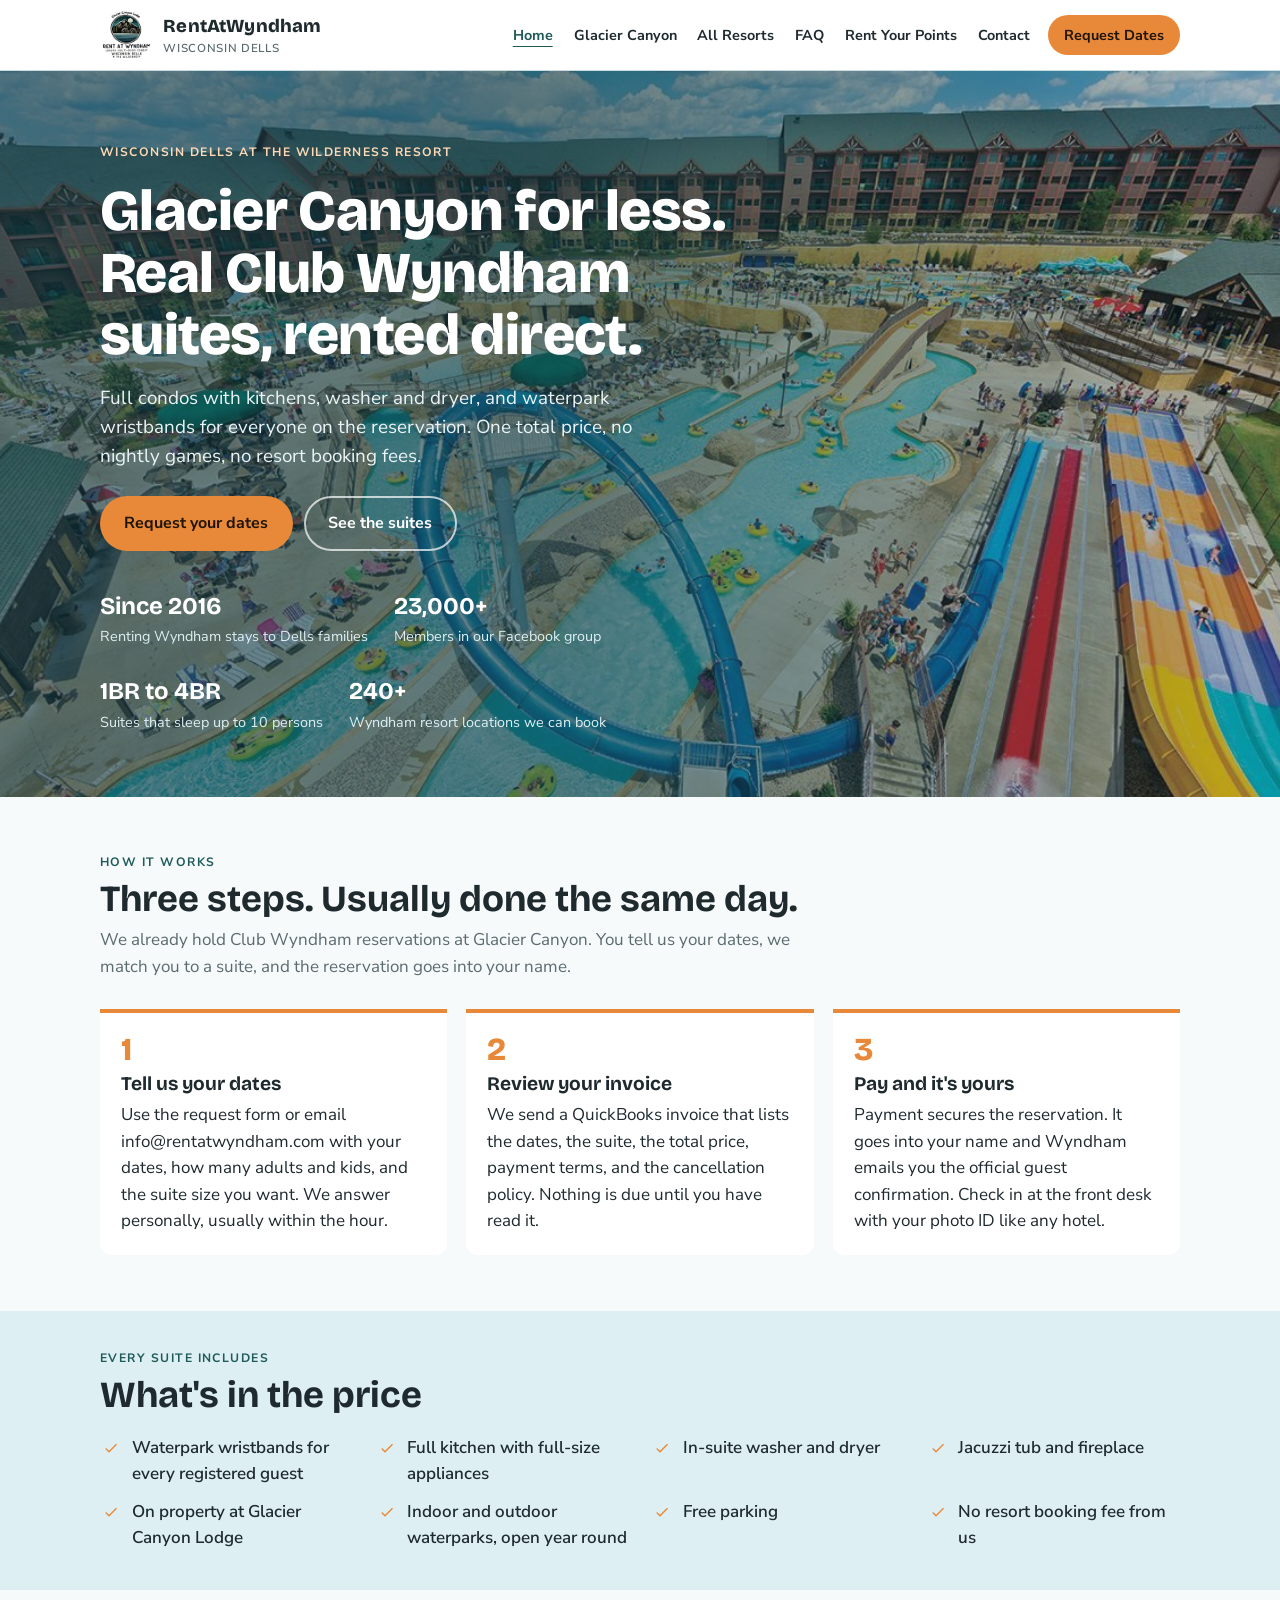
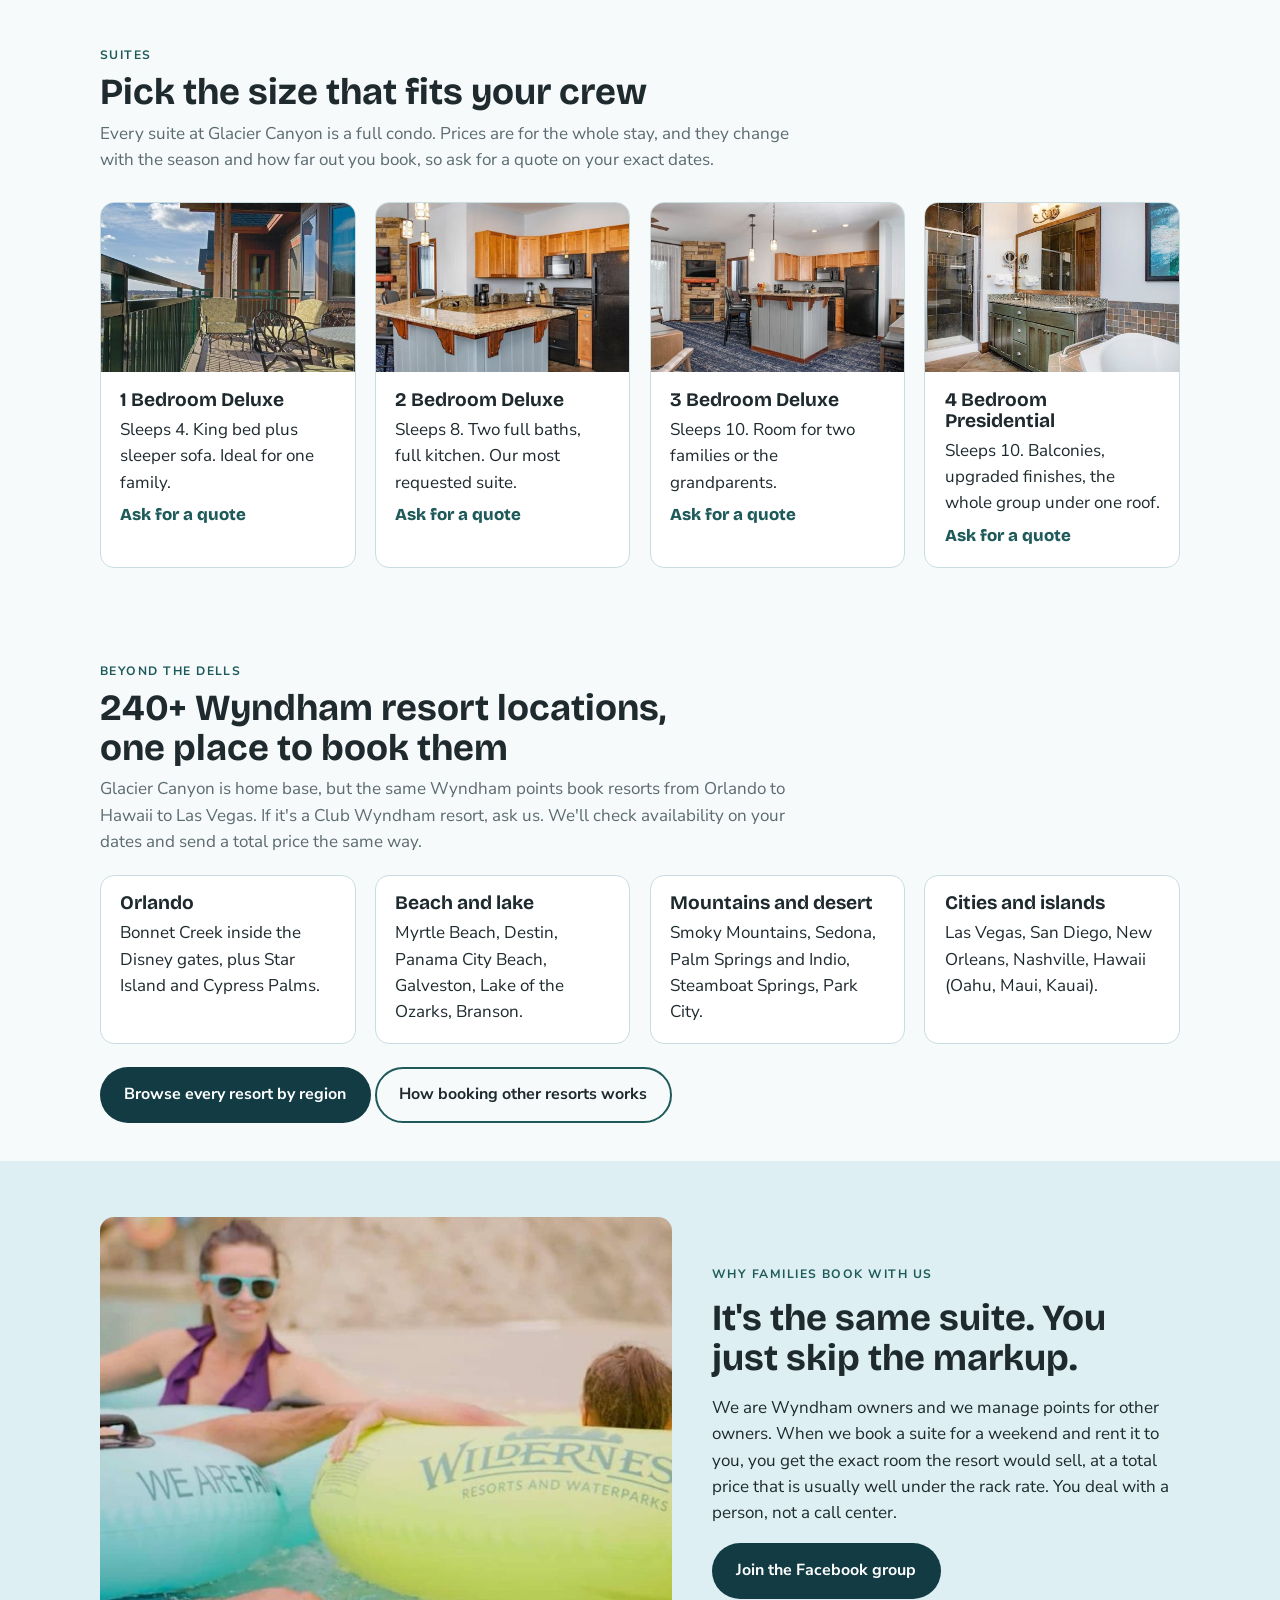
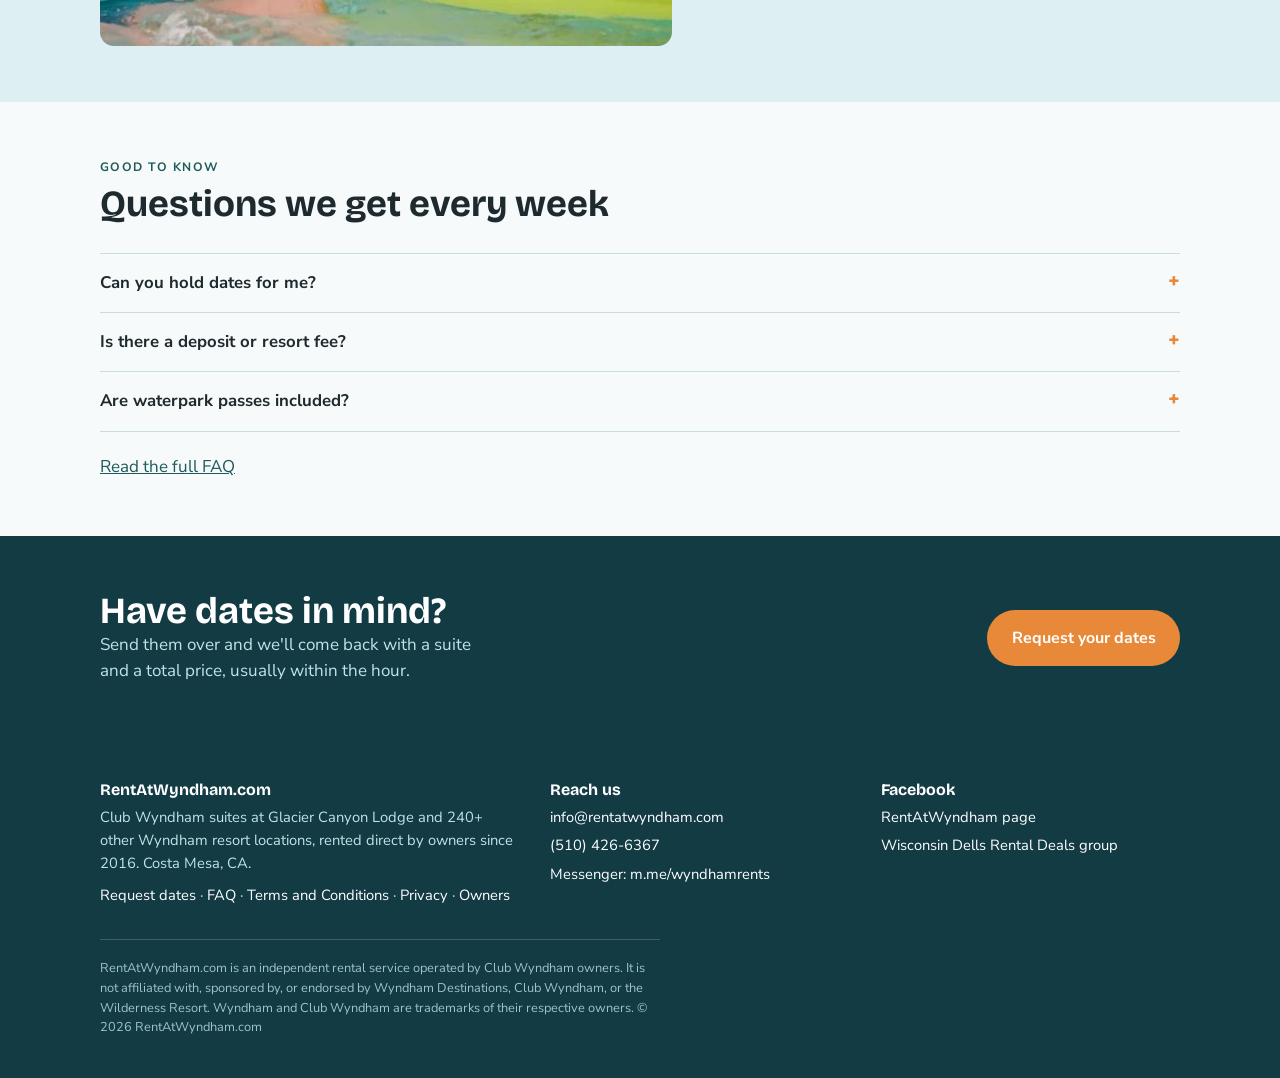
<file: getting-out-of-your-contract.html>
<!doctype html><html lang="en"><head><meta charset="utf-8"><title>Redirecting</title><meta name="robots" content="noindex"><meta http-equiv="refresh" content="0; url=/"><link rel="canonical" href="/"><script>location.replace("/");</script></head><body><p>Redirecting to <a href="/">home</a>...</p></body></html>
</file>
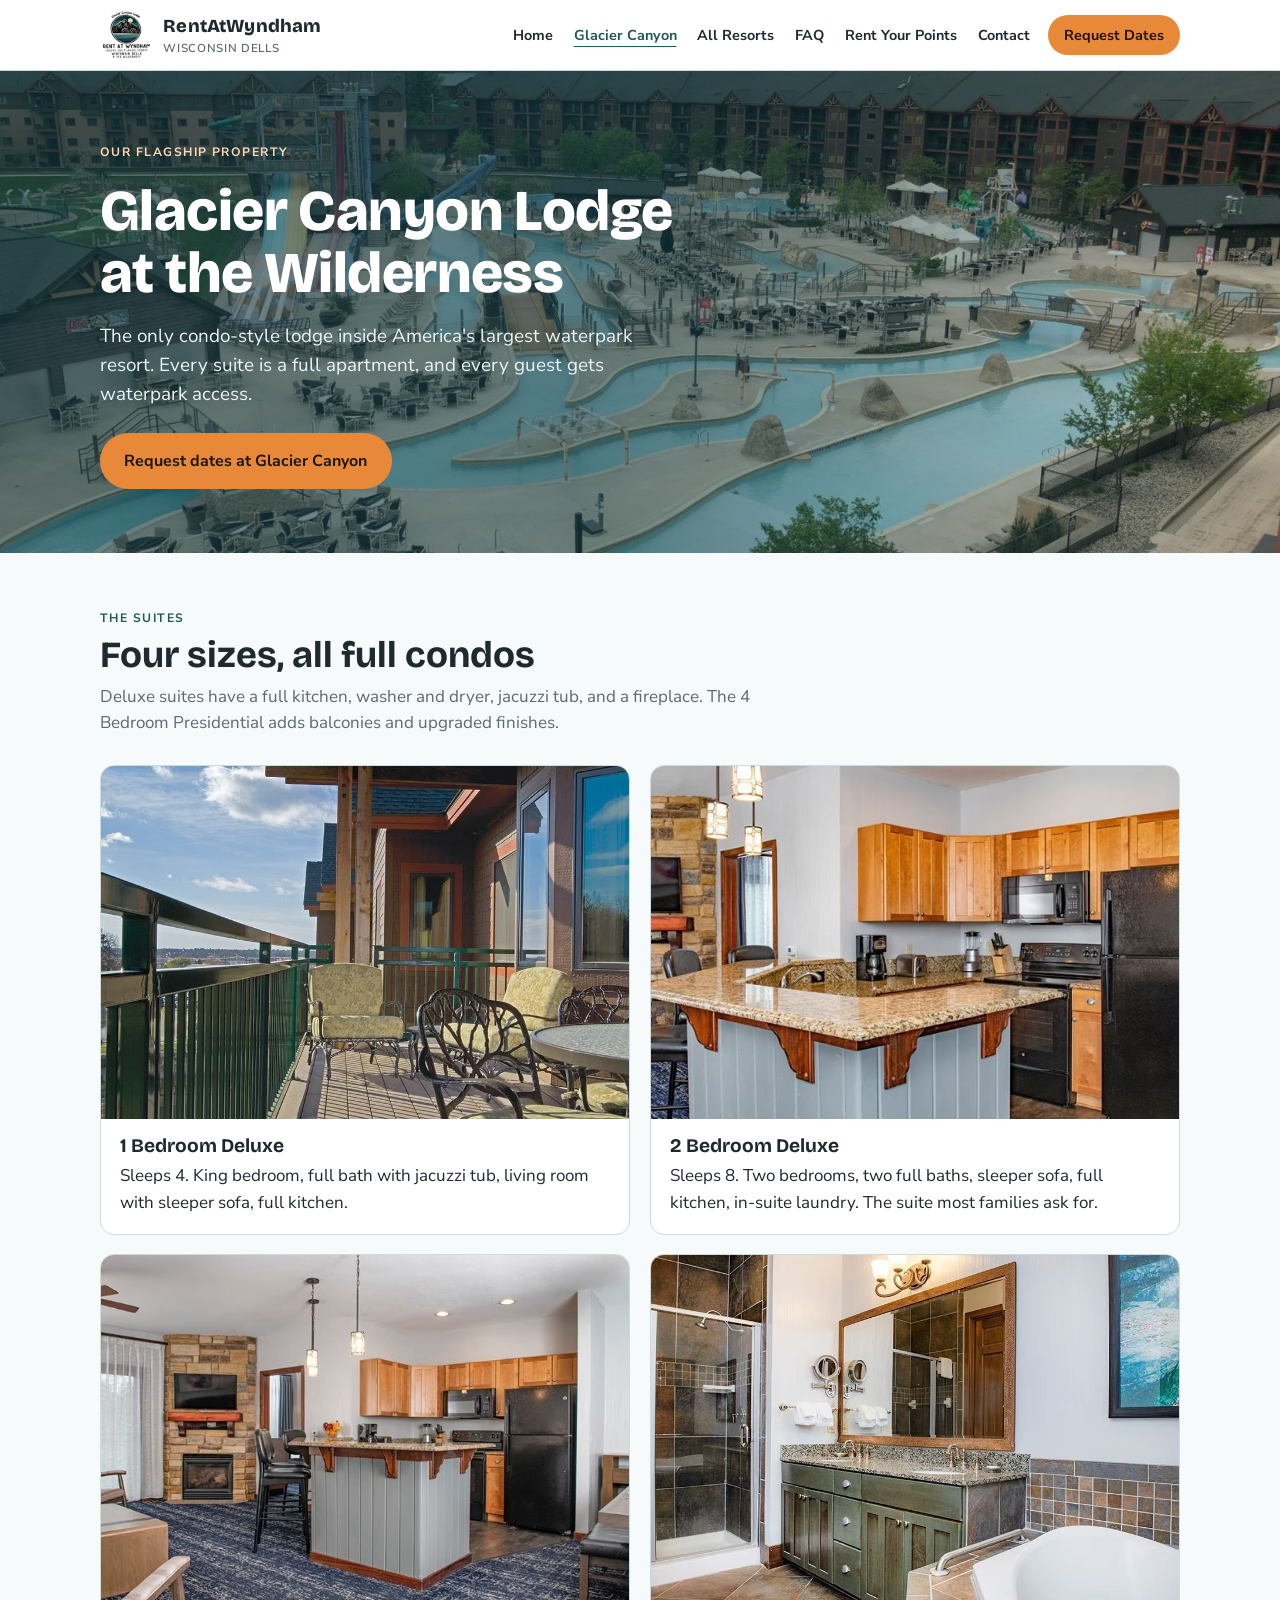
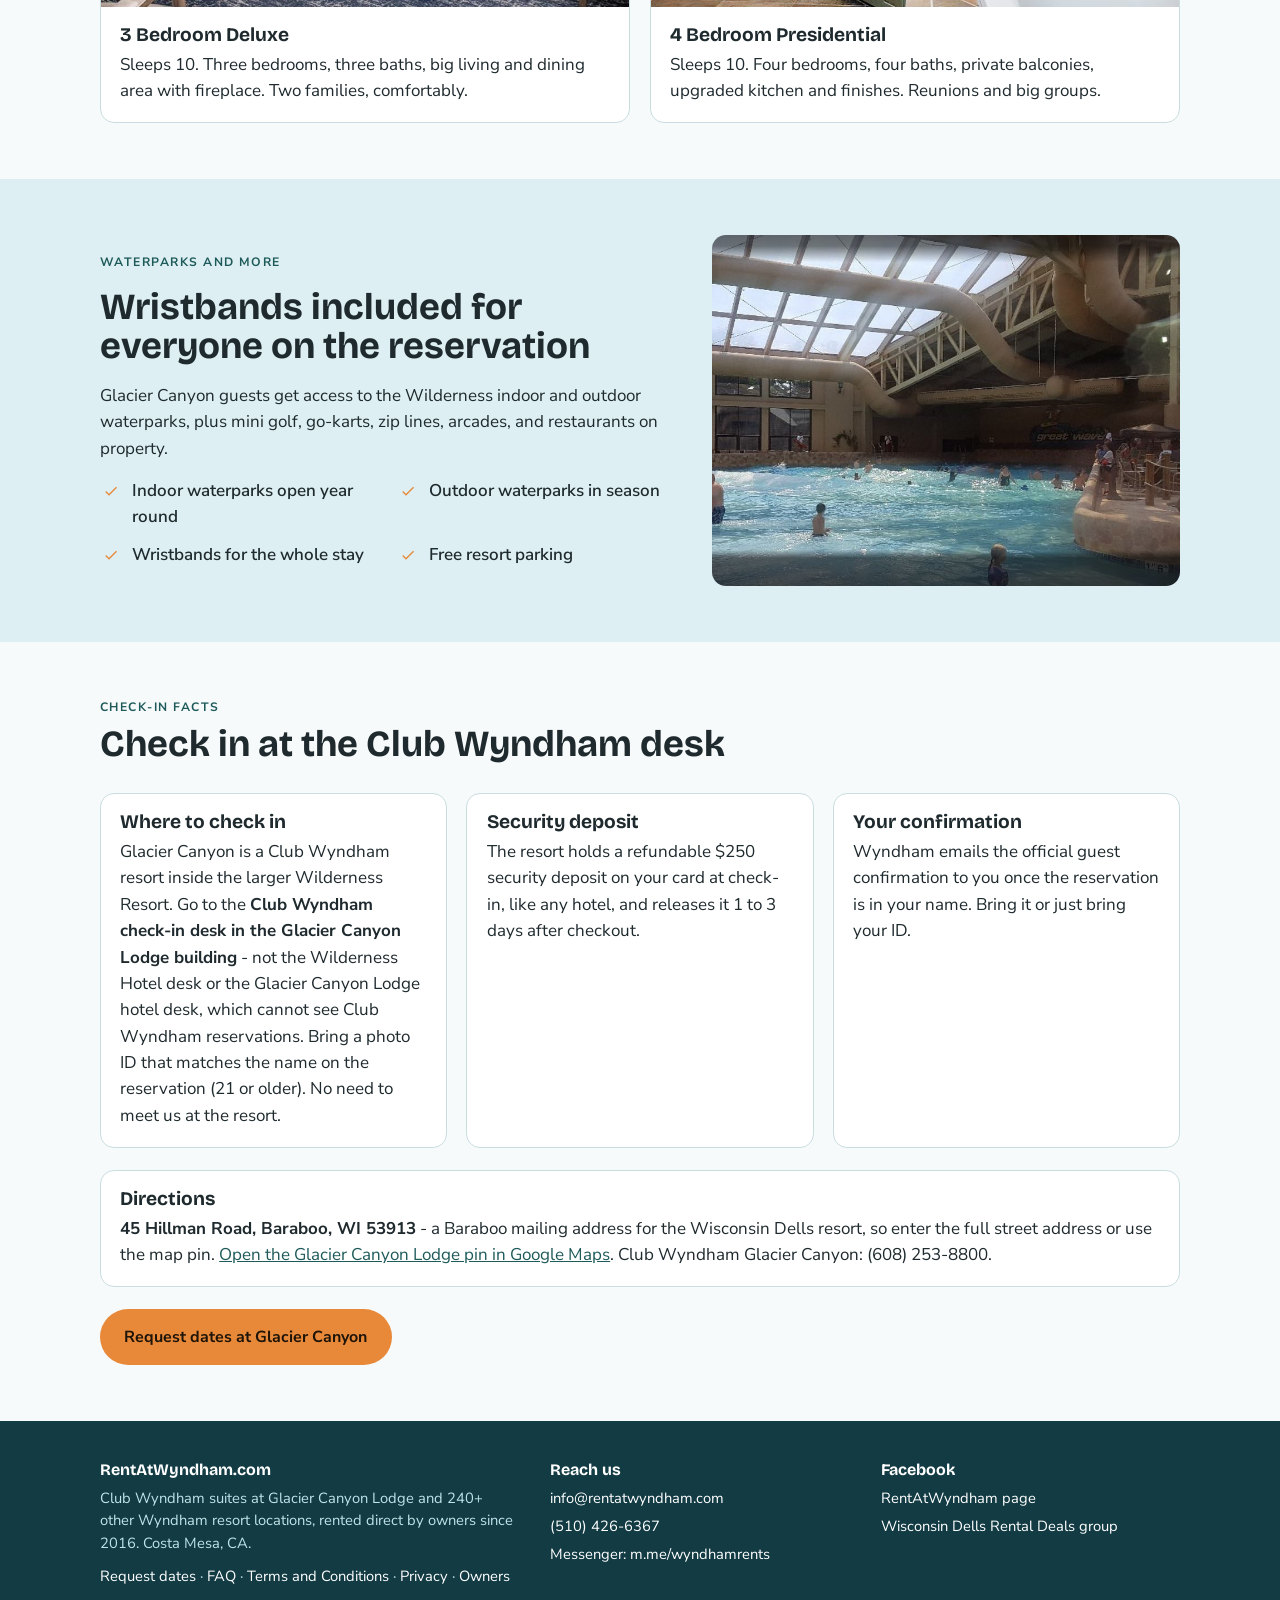
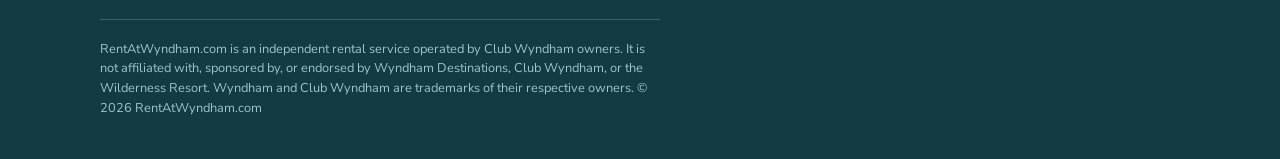
<file: glacier-canyon.html>
<!doctype html>
<html lang="en">
<head>
<meta charset="utf-8">
<meta name="viewport" content="width=device-width,initial-scale=1,viewport-fit=cover">
<title>Glacier Canyon Lodge Suites | RentAtWyndham.com</title>
<meta name="description" content="1 to 4 bedroom Club Wyndham condos at Glacier Canyon Lodge at the Wilderness Resort, Wisconsin Dells. Waterpark wristbands included for every guest.">
<link rel="canonical" href="https://www.rentatwyndham.com/glacier-canyon">
<meta property="og:type" content="website"><meta property="og:site_name" content="RentAtWyndham.com">
<meta property="og:title" content="Glacier Canyon Lodge Suites | RentAtWyndham.com"><meta property="og:description" content="1 to 4 bedroom Club Wyndham condos at Glacier Canyon Lodge at the Wilderness Resort, Wisconsin Dells. Waterpark wristbands included for every guest.">
<meta property="og:url" content="https://www.rentatwyndham.com/glacier-canyon"><meta property="og:image" content="https://www.rentatwyndham.com/assets/img/og.jpg">
<meta name="twitter:card" content="summary_large_image"><meta property="og:image:width" content="1200"><meta property="og:image:height" content="600"><meta name="theme-color" content="#123B44"><meta name="robots" content="index,follow,max-image-preview:large">
<link rel="icon" type="image/png" sizes="32x32" href="/assets/img/icon-32.png">
<link rel="apple-touch-icon" href="/assets/img/icon-180.png">
<link rel="preconnect" href="https://fonts.googleapis.com"><link rel="preconnect" href="https://fonts.gstatic.com" crossorigin>
<link rel="stylesheet" href="https://fonts.googleapis.com/css2?family=Bricolage+Grotesque:opsz,wght@12..96,500;12..96,700;12..96,800&family=Nunito+Sans:ital,wght@0,400;0,600;0,700;1,400&display=swap">
<link rel="stylesheet" href="/assets/css/site.css?v=202609242334">

</head>
<body>
<a class="skip" href="#main">Skip to content</a>
<header class="nav">
  <div class="wrap navbar">
    <a class="brand" href="/"><img src="/assets/img/logo.png" srcset="/assets/img/logo-2x.png 2x" width="52" height="51" alt="RentAtWyndham logo"><span><b>RentAtWyndham</b><small>Wisconsin Dells</small></span></a>
    <button class="menu-btn" id="menuBtn" aria-expanded="false" aria-controls="mainNav">Menu</button>
    <nav class="links" id="mainNav"><a href="/">Home</a><a href="/glacier-canyon" class="active">Glacier Canyon</a><a href="/resorts">All Resorts</a><a href="/faqs">FAQ</a><a href="/rent-your-points">Rent Your Points</a><a href="/contact-us">Contact</a><a href="/booking-request" class="cta">Request Dates</a></nav>
  </div>
</header>
<main id="main" ><a id="top"></a>
<div class="hero"><img class="bg" src="/assets/img/exterior.jpg" alt="Glacier Canyon Lodge and outdoor waterpark from above" fetchpriority="high"><div class="shade"></div>
<div class="wrap"><div class="hero-inner"><span class="eyebrow">Our flagship property</span><h1>Glacier Canyon Lodge at the Wilderness</h1><p class="lead">The only condo-style lodge inside America's largest waterpark resort. Every suite is a full apartment, and every guest gets waterpark access.</p><div class="actions"><a class="btn btn-sun" href="/booking-request">Request dates at Glacier Canyon</a></div></div></div></div>
<section><div class="wrap">
  <div class="sec-head"><span class="eyebrow">The suites</span><h2>Four sizes, all full condos</h2><p>Deluxe suites have a full kitchen, washer and dryer, jacuzzi tub, and a fireplace. The 4 Bedroom Presidential adds balconies and upgraded finishes.</p></div>
  <div class="grid g2">
    <div class="card"><img src="/assets/img/room1.jpg" alt="1 bedroom deluxe bathroom with jacuzzi tub" loading="lazy" width="1000" height="600"><div class="pad"><h3>1 Bedroom Deluxe</h3><p>Sleeps 4. King bedroom, full bath with jacuzzi tub, living room with sleeper sofa, full kitchen.</p></div></div>
    <div class="card"><img src="/assets/img/kitchen.jpg" alt="2 bedroom deluxe kitchen" loading="lazy" width="746" height="448"><div class="pad"><h3>2 Bedroom Deluxe</h3><p>Sleeps 8. Two bedrooms, two full baths, sleeper sofa, full kitchen, in-suite laundry. The suite most families ask for.</p></div></div>
    <div class="card"><img src="/assets/img/living.jpg" alt="3 bedroom deluxe living room" loading="lazy" width="845" height="497"><div class="pad"><h3>3 Bedroom Deluxe</h3><p>Sleeps 10. Three bedrooms, three baths, big living and dining area with fireplace. Two families, comfortably.</p></div></div>
    <div class="card"><img src="/assets/img/4br.jpg" alt="4 bedroom presidential balcony" loading="lazy" width="1000" height="600"><div class="pad"><h3>4 Bedroom Presidential</h3><p>Sleeps 10. Four bedrooms, four baths, private balconies, upgraded kitchen and finishes. Reunions and big groups.</p></div></div>
  </div></div></section>
<section class="ice"><div class="wrap split">
  <div class="stack"><span class="eyebrow">Waterparks and more</span><h2>Wristbands included for everyone on the reservation</h2>
    <p>Glacier Canyon guests get access to the Wilderness indoor and outdoor waterparks, plus mini golf, go-karts, zip lines, arcades, and restaurants on property.</p>
    <ul class="checks"><li>Indoor waterparks open year round</li><li>Outdoor waterparks in season</li><li>Wristbands for the whole stay</li><li>Free resort parking</li></ul></div>
  <img src="/assets/img/wave.jpg" alt="Indoor wave pool at the Wilderness" loading="lazy" width="1068" height="630">
</div></section>
<section><div class="wrap">
  <div class="sec-head"><span class="eyebrow">Check-in facts</span><h2>Check in at the Club Wyndham desk</h2></div>
  <div class="grid g3">
    <div class="card"><div class="pad"><h3>Where to check in</h3><p>Glacier Canyon is a Club Wyndham resort inside the larger Wilderness Resort. Go to the <strong>Club Wyndham check-in desk in the Glacier Canyon Lodge building</strong> - not the Wilderness Hotel desk or the Glacier Canyon Lodge hotel desk, which cannot see Club Wyndham reservations. Bring a photo ID that matches the name on the reservation (21 or older). No need to meet us at the resort.</p></div></div>
    <div class="card"><div class="pad"><h3>Security deposit</h3><p>The resort holds a refundable $250 security deposit on your card at check-in, like any hotel, and releases it 1 to 3 days after checkout.</p></div></div>
    <div class="card"><div class="pad"><h3>Your confirmation</h3><p>Wyndham emails the official guest confirmation to you once the reservation is in your name. Bring it or just bring your ID.</p></div></div>
  </div>
  <div class="card after"><div class="pad"><h3>Directions</h3><p><strong>45 Hillman Road, Baraboo, WI 53913</strong> - a Baraboo mailing address for the Wisconsin Dells resort, so enter the full street address or use the map pin. <a href="https://www.google.com/maps/search/?api=1&amp;query=43.587822%2C-89.778871" target="_blank" rel="noopener">Open the Glacier Canyon Lodge pin in Google Maps</a>. Club Wyndham Glacier Canyon: (608) 253-8800.</p></div></div>
  <p class="after"><a class="btn btn-sun" href="/booking-request">Request dates at Glacier Canyon</a></p>
</div></section>
</main>
<footer>
  <div class="wrap">
    <div class="cols">
      <div><h3>RentAtWyndham.com</h3><p>Club Wyndham suites at Glacier Canyon Lodge and 240+ other Wyndham resort locations, rented direct by owners since 2016. Costa Mesa, CA.</p>
        <p class="foot-links"><a href="/booking-request">Request dates</a> · <a href="/faqs">FAQ</a> · <a href="/terms-and-conditions">Terms and Conditions</a> · <a href="/privacy">Privacy</a> · <a href="/rent-your-points">Owners</a></p></div>
      <div><h3>Reach us</h3><ul><li><a href="mailto:info@rentatwyndham.com">info@rentatwyndham.com</a></li><li><a href="tel:+15104266367">(510) 426-6367</a></li><li><a href="https://m.me/wyndhamrents" target="_blank" rel="noopener">Messenger: m.me/wyndhamrents</a></li></ul></div>
      <div><h3>Facebook</h3><ul><li><a href="https://www.facebook.com/wyndhamrents" target="_blank" rel="noopener">RentAtWyndham page</a></li><li><a href="https://www.facebook.com/groups/179510239124605" target="_blank" rel="noopener">Wisconsin Dells Rental Deals group</a></li></ul></div>
    </div>
    <p class="fine">RentAtWyndham.com is an independent rental service operated by Club Wyndham owners. It is not affiliated with, sponsored by, or endorsed by Wyndham Destinations, Club Wyndham, or the Wilderness Resort. Wyndham and Club Wyndham are trademarks of their respective owners. &copy; 2026 RentAtWyndham.com</p>
  </div>
</footer>
<script src="/assets/js/site.js?v=202609242334" defer></script>
</body>
</html>
</file>
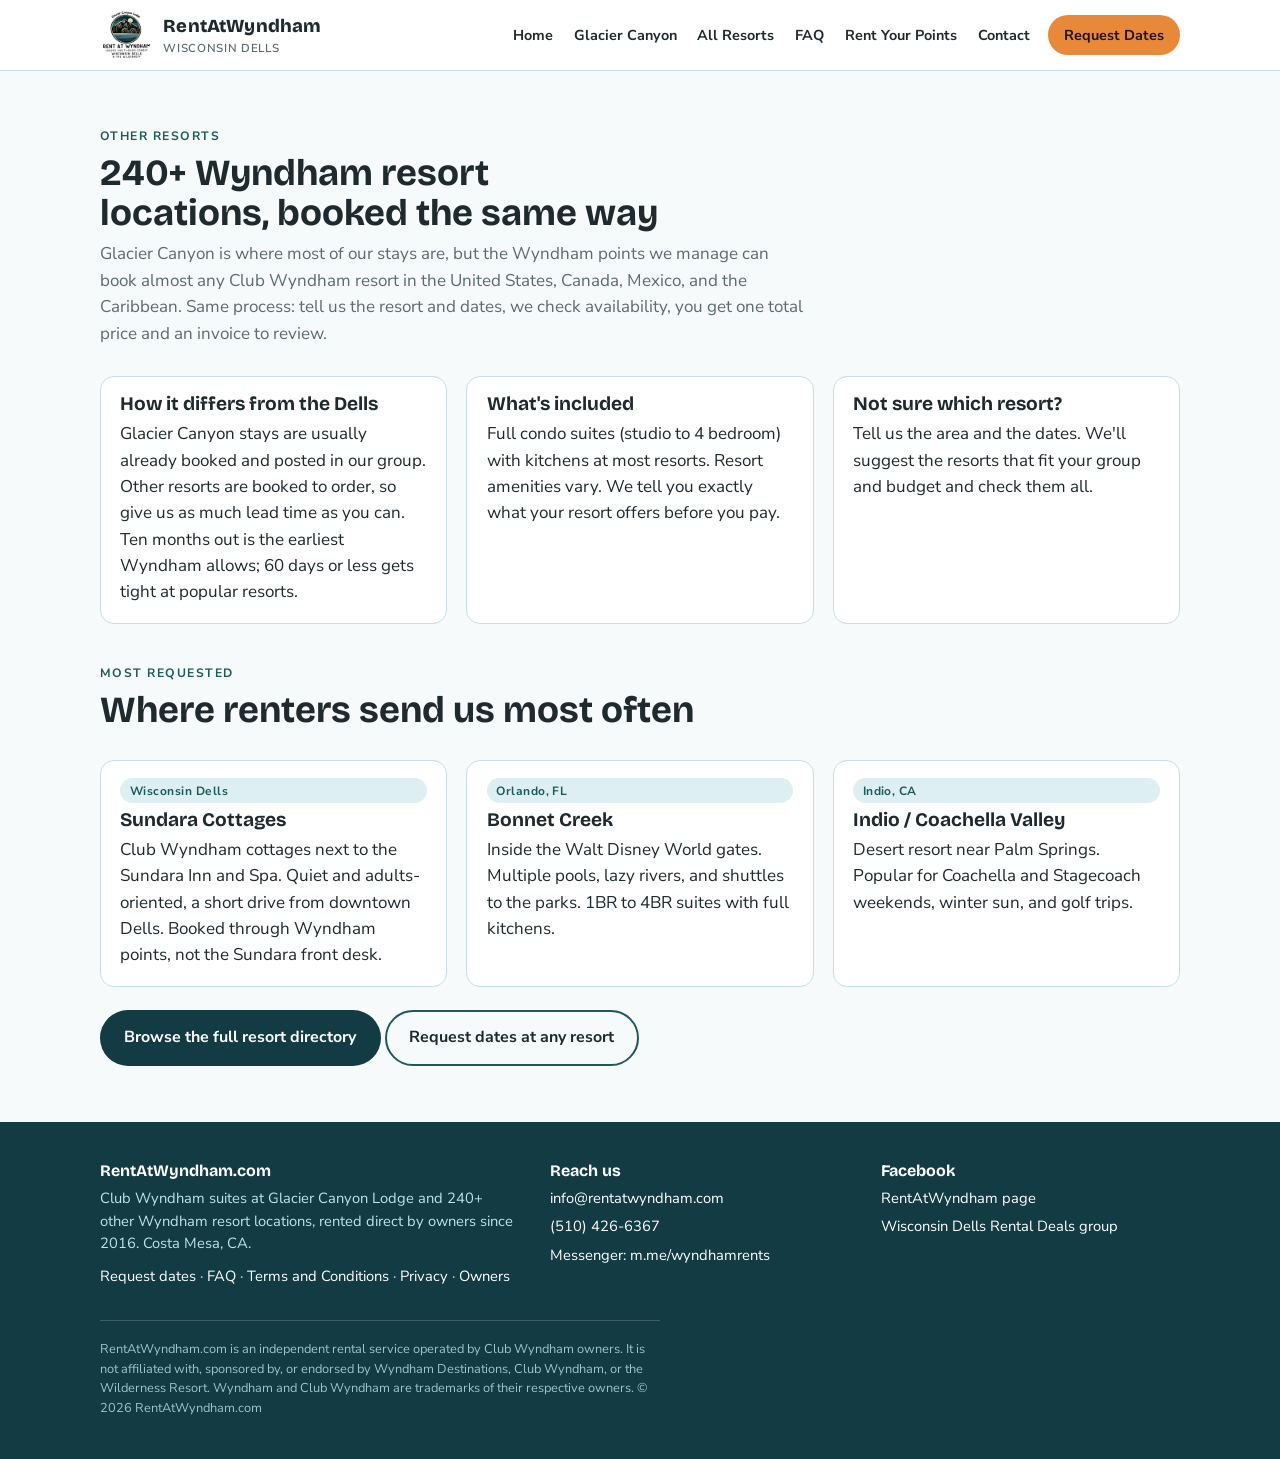
<file: other-resorts.html>
<!doctype html>
<html lang="en">
<head>
<meta charset="utf-8">
<meta name="viewport" content="width=device-width,initial-scale=1,viewport-fit=cover">
<title>Other Club Wyndham Resorts | RentAtWyndham.com</title>
<meta name="description" content="Book 240+ Wyndham resort locations through RentAtWyndham: Orlando Bonnet Creek, Sundara Cottages, Indio, Myrtle Beach, Las Vegas, Hawaii and more.">
<link rel="canonical" href="https://www.rentatwyndham.com/other-resorts">
<meta property="og:type" content="website"><meta property="og:site_name" content="RentAtWyndham.com">
<meta property="og:title" content="Other Club Wyndham Resorts | RentAtWyndham.com"><meta property="og:description" content="Book 240+ Wyndham resort locations through RentAtWyndham: Orlando Bonnet Creek, Sundara Cottages, Indio, Myrtle Beach, Las Vegas, Hawaii and more.">
<meta property="og:url" content="https://www.rentatwyndham.com/other-resorts"><meta property="og:image" content="https://www.rentatwyndham.com/assets/img/og.jpg">
<meta name="twitter:card" content="summary_large_image"><meta property="og:image:width" content="1200"><meta property="og:image:height" content="600"><meta name="theme-color" content="#123B44"><meta name="robots" content="index,follow,max-image-preview:large">
<link rel="icon" type="image/png" sizes="32x32" href="/assets/img/icon-32.png">
<link rel="apple-touch-icon" href="/assets/img/icon-180.png">
<link rel="preconnect" href="https://fonts.googleapis.com"><link rel="preconnect" href="https://fonts.gstatic.com" crossorigin>
<link rel="stylesheet" href="https://fonts.googleapis.com/css2?family=Bricolage+Grotesque:opsz,wght@12..96,500;12..96,700;12..96,800&family=Nunito+Sans:ital,wght@0,400;0,600;0,700;1,400&display=swap">
<link rel="stylesheet" href="/assets/css/site.css?v=202609242334">

</head>
<body>
<a class="skip" href="#main">Skip to content</a>
<header class="nav">
  <div class="wrap navbar">
    <a class="brand" href="/"><img src="/assets/img/logo.png" srcset="/assets/img/logo-2x.png 2x" width="52" height="51" alt="RentAtWyndham logo"><span><b>RentAtWyndham</b><small>Wisconsin Dells</small></span></a>
    <button class="menu-btn" id="menuBtn" aria-expanded="false" aria-controls="mainNav">Menu</button>
    <nav class="links" id="mainNav"><a href="/">Home</a><a href="/glacier-canyon">Glacier Canyon</a><a href="/resorts">All Resorts</a><a href="/faqs">FAQ</a><a href="/rent-your-points">Rent Your Points</a><a href="/contact-us">Contact</a><a href="/booking-request" class="cta">Request Dates</a></nav>
  </div>
</header>
<main id="main" ><a id="top"></a>
<section><div class="wrap">
  <div class="sec-head"><span class="eyebrow">Other resorts</span><h2>240+ Wyndham resort locations, booked the same way</h2><p>Glacier Canyon is where most of our stays are, but the Wyndham points we manage can book almost any Club Wyndham resort in the United States, Canada, Mexico, and the Caribbean. Same process: tell us the resort and dates, we check availability, you get one total price and an invoice to review.</p></div>
  <div class="grid g3">
    <div class="card"><div class="pad"><h3>How it differs from the Dells</h3><p>Glacier Canyon stays are usually already booked and posted in our group. Other resorts are booked to order, so give us as much lead time as you can. Ten months out is the earliest Wyndham allows; 60 days or less gets tight at popular resorts.</p></div></div>
    <div class="card"><div class="pad"><h3>What's included</h3><p>Full condo suites (studio to 4 bedroom) with kitchens at most resorts. Resort amenities vary. We tell you exactly what your resort offers before you pay.</p></div></div>
    <div class="card"><div class="pad"><h3>Not sure which resort?</h3><p>Tell us the area and the dates. We'll suggest the resorts that fit your group and budget and check them all.</p></div></div>
  </div>
  <div class="sec-head top-gap"><span class="eyebrow">Most requested</span><h2>Where renters send us most often</h2></div>
  <div class="grid g3">
    <div class="card"><div class="pad"><span class="tag">Wisconsin Dells</span><h3>Sundara Cottages</h3><p>Club Wyndham cottages next to the Sundara Inn and Spa. Quiet and adults-oriented, a short drive from downtown Dells. Booked through Wyndham points, not the Sundara front desk.</p></div></div>
    <div class="card"><div class="pad"><span class="tag">Orlando, FL</span><h3>Bonnet Creek</h3><p>Inside the Walt Disney World gates. Multiple pools, lazy rivers, and shuttles to the parks. 1BR to 4BR suites with full kitchens.</p></div></div>
    <div class="card"><div class="pad"><span class="tag">Indio, CA</span><h3>Indio / Coachella Valley</h3><p>Desert resort near Palm Springs. Popular for Coachella and Stagecoach weekends, winter sun, and golf trips.</p></div></div>
  </div>
  <p class="after"><a class="btn btn-teal" href="/resorts">Browse the full resort directory</a> <a class="btn btn-line" href="/booking-request">Request dates at any resort</a></p>
</div></section>
</main>
<footer>
  <div class="wrap">
    <div class="cols">
      <div><h3>RentAtWyndham.com</h3><p>Club Wyndham suites at Glacier Canyon Lodge and 240+ other Wyndham resort locations, rented direct by owners since 2016. Costa Mesa, CA.</p>
        <p class="foot-links"><a href="/booking-request">Request dates</a> · <a href="/faqs">FAQ</a> · <a href="/terms-and-conditions">Terms and Conditions</a> · <a href="/privacy">Privacy</a> · <a href="/rent-your-points">Owners</a></p></div>
      <div><h3>Reach us</h3><ul><li><a href="mailto:info@rentatwyndham.com">info@rentatwyndham.com</a></li><li><a href="tel:+15104266367">(510) 426-6367</a></li><li><a href="https://m.me/wyndhamrents" target="_blank" rel="noopener">Messenger: m.me/wyndhamrents</a></li></ul></div>
      <div><h3>Facebook</h3><ul><li><a href="https://www.facebook.com/wyndhamrents" target="_blank" rel="noopener">RentAtWyndham page</a></li><li><a href="https://www.facebook.com/groups/179510239124605" target="_blank" rel="noopener">Wisconsin Dells Rental Deals group</a></li></ul></div>
    </div>
    <p class="fine">RentAtWyndham.com is an independent rental service operated by Club Wyndham owners. It is not affiliated with, sponsored by, or endorsed by Wyndham Destinations, Club Wyndham, or the Wilderness Resort. Wyndham and Club Wyndham are trademarks of their respective owners. &copy; 2026 RentAtWyndham.com</p>
  </div>
</footer>
<script src="/assets/js/site.js?v=202609242334" defer></script>
</body>
</html>
</file>
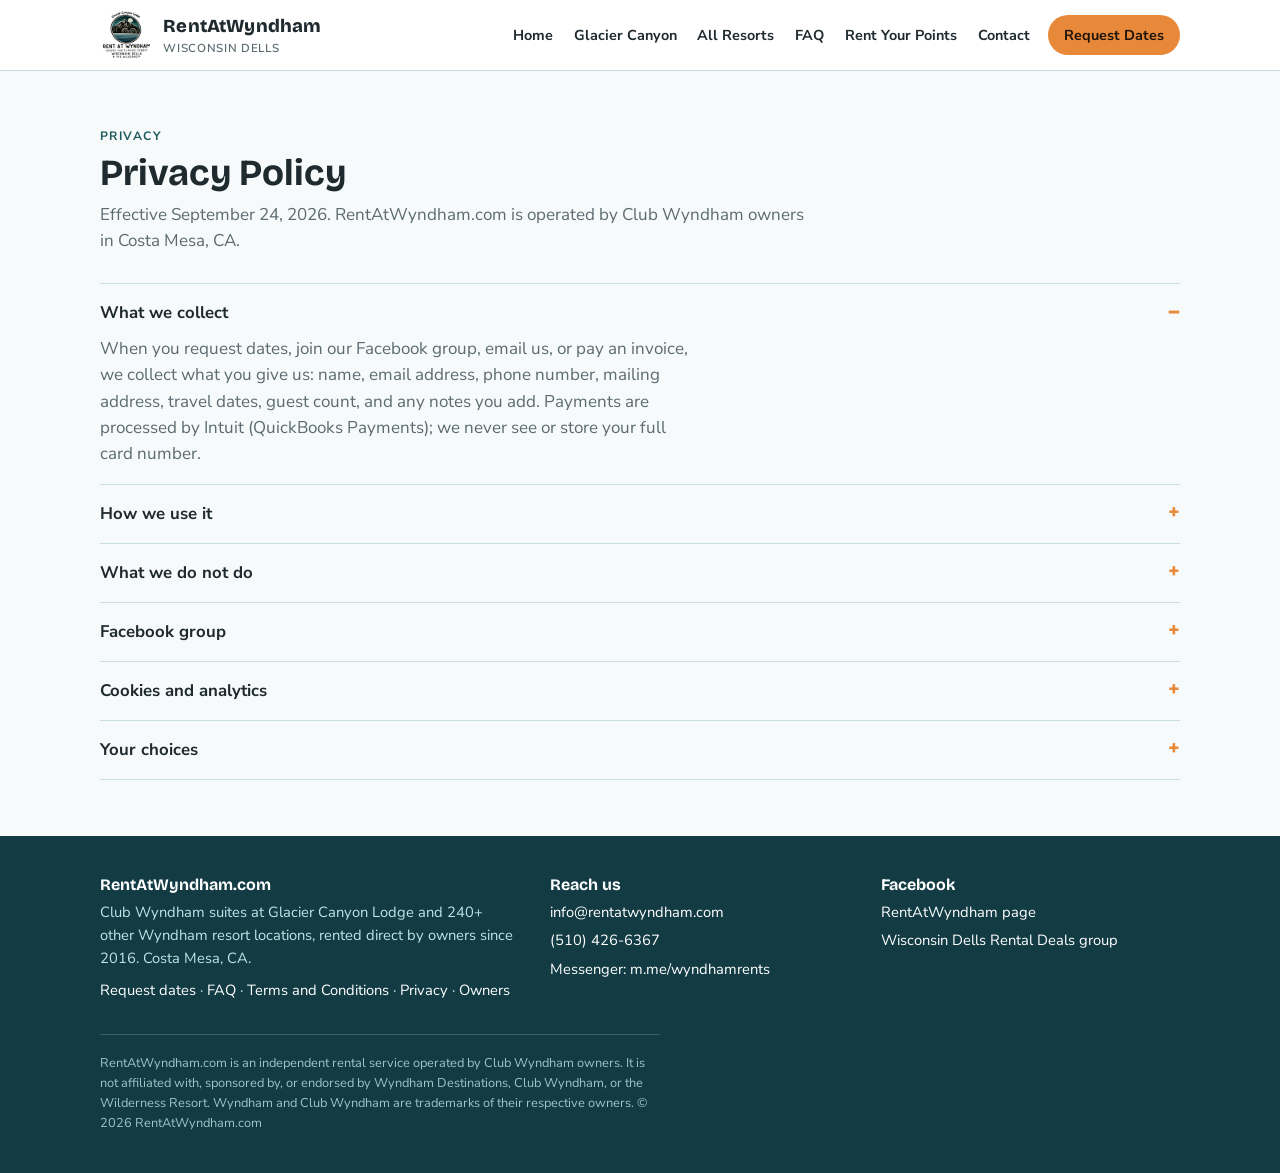
<file: privacy.html>
<!doctype html>
<html lang="en">
<head>
<meta charset="utf-8">
<meta name="viewport" content="width=device-width,initial-scale=1,viewport-fit=cover">
<title>Privacy Policy | RentAtWyndham.com</title>
<meta name="description" content="What RentAtWyndham.com collects when you request dates, how it is used, and how to reach us about it.">
<link rel="canonical" href="https://www.rentatwyndham.com/privacy">
<meta name="twitter:card" content="summary_large_image"><meta name="theme-color" content="#123B44"><meta name="robots" content="index,follow,max-image-preview:large">
<link rel="icon" type="image/png" sizes="32x32" href="/assets/img/icon-32.png">
<link rel="apple-touch-icon" href="/assets/img/icon-180.png">
<link rel="preconnect" href="https://fonts.googleapis.com"><link rel="preconnect" href="https://fonts.gstatic.com" crossorigin>
<link rel="stylesheet" href="https://fonts.googleapis.com/css2?family=Bricolage+Grotesque:opsz,wght@12..96,500;12..96,700;12..96,800&family=Nunito+Sans:ital,wght@0,400;0,600;0,700;1,400&display=swap">
<link rel="stylesheet" href="/assets/css/site.css?v=202609242334">

</head>
<body>
<a class="skip" href="#main">Skip to content</a>
<header class="nav">
  <div class="wrap navbar">
    <a class="brand" href="/"><img src="/assets/img/logo.png" srcset="/assets/img/logo-2x.png 2x" width="52" height="51" alt="RentAtWyndham logo"><span><b>RentAtWyndham</b><small>Wisconsin Dells</small></span></a>
    <button class="menu-btn" id="menuBtn" aria-expanded="false" aria-controls="mainNav">Menu</button>
    <nav class="links" id="mainNav"><a href="/">Home</a><a href="/glacier-canyon">Glacier Canyon</a><a href="/resorts">All Resorts</a><a href="/faqs">FAQ</a><a href="/rent-your-points">Rent Your Points</a><a href="/contact-us">Contact</a><a href="/booking-request" class="cta">Request Dates</a></nav>
  </div>
</header>
<main id="main">
<section><div class="wrap">
  <div class="sec-head"><span class="eyebrow">Privacy</span><h2>Privacy Policy</h2><p>Effective September 24, 2026. RentAtWyndham.com is operated by Club Wyndham owners in Costa Mesa, CA.</p></div>
  <div class="faq">
    <details open><summary>What we collect</summary><p>When you request dates, join our Facebook group, email us, or pay an invoice, we collect what you give us: name, email address, phone number, mailing address, travel dates, guest count, and any notes you add. Payments are processed by Intuit (QuickBooks Payments); we never see or store your full card number.</p></details>
    <details><summary>How we use it</summary><p>To answer your request, send quotes and invoices, book the reservation in your name with Wyndham, send check-in instructions, and follow up about your stay. We keep a record of requests and bookings so we can answer questions later and honor our cancellation policy.</p></details>
    <details><summary>What we do not do</summary><p>We do not sell, rent, or share your information with anyone except as needed to complete your booking (Wyndham, the resort, and our payment processor). We do not send marketing email unless you have booked with us or asked to hear about deals.</p></details>
    <details><summary>Facebook group</summary><p>Answers to our group membership questions (including the email and phone you provide) are visible to group admins only and are used to respond to your rental inquiries. Facebook's own data practices are governed by Meta's privacy policy.</p></details>
    <details><summary>Cookies and analytics</summary><p>This site uses no advertising cookies. If analytics are enabled, they are used only in aggregate to see which pages are visited.</p></details>
    <details><summary>Your choices</summary><p>Email <a href="mailto:info@rentatwyndham.com">info@rentatwyndham.com</a> to see, correct, or delete the information we hold about you, or to stop receiving email from us. We will respond within a few business days.</p></details>
  </div>
</div></section>
</main>
<footer>
  <div class="wrap">
    <div class="cols">
      <div><h3>RentAtWyndham.com</h3><p>Club Wyndham suites at Glacier Canyon Lodge and 240+ other Wyndham resort locations, rented direct by owners since 2016. Costa Mesa, CA.</p>
        <p class="foot-links"><a href="/booking-request">Request dates</a> · <a href="/faqs">FAQ</a> · <a href="/terms-and-conditions">Terms and Conditions</a> · <a href="/privacy">Privacy</a> · <a href="/rent-your-points">Owners</a></p></div>
      <div><h3>Reach us</h3><ul><li><a href="mailto:info@rentatwyndham.com">info@rentatwyndham.com</a></li><li><a href="tel:+15104266367">(510) 426-6367</a></li><li><a href="https://m.me/wyndhamrents" target="_blank" rel="noopener">Messenger: m.me/wyndhamrents</a></li></ul></div>
      <div><h3>Facebook</h3><ul><li><a href="https://www.facebook.com/wyndhamrents" target="_blank" rel="noopener">RentAtWyndham page</a></li><li><a href="https://www.facebook.com/groups/179510239124605" target="_blank" rel="noopener">Wisconsin Dells Rental Deals group</a></li></ul></div>
    </div>
    <p class="fine">RentAtWyndham.com is an independent rental service operated by Club Wyndham owners. It is not affiliated with, sponsored by, or endorsed by Wyndham Destinations, Club Wyndham, or the Wilderness Resort. Wyndham and Club Wyndham are trademarks of their respective owners. &copy; 2026 RentAtWyndham.com</p>
  </div>
</footer>
<script src="/assets/js/site.js?v=202609242334" defer></script>
</body>
</html>
</file>
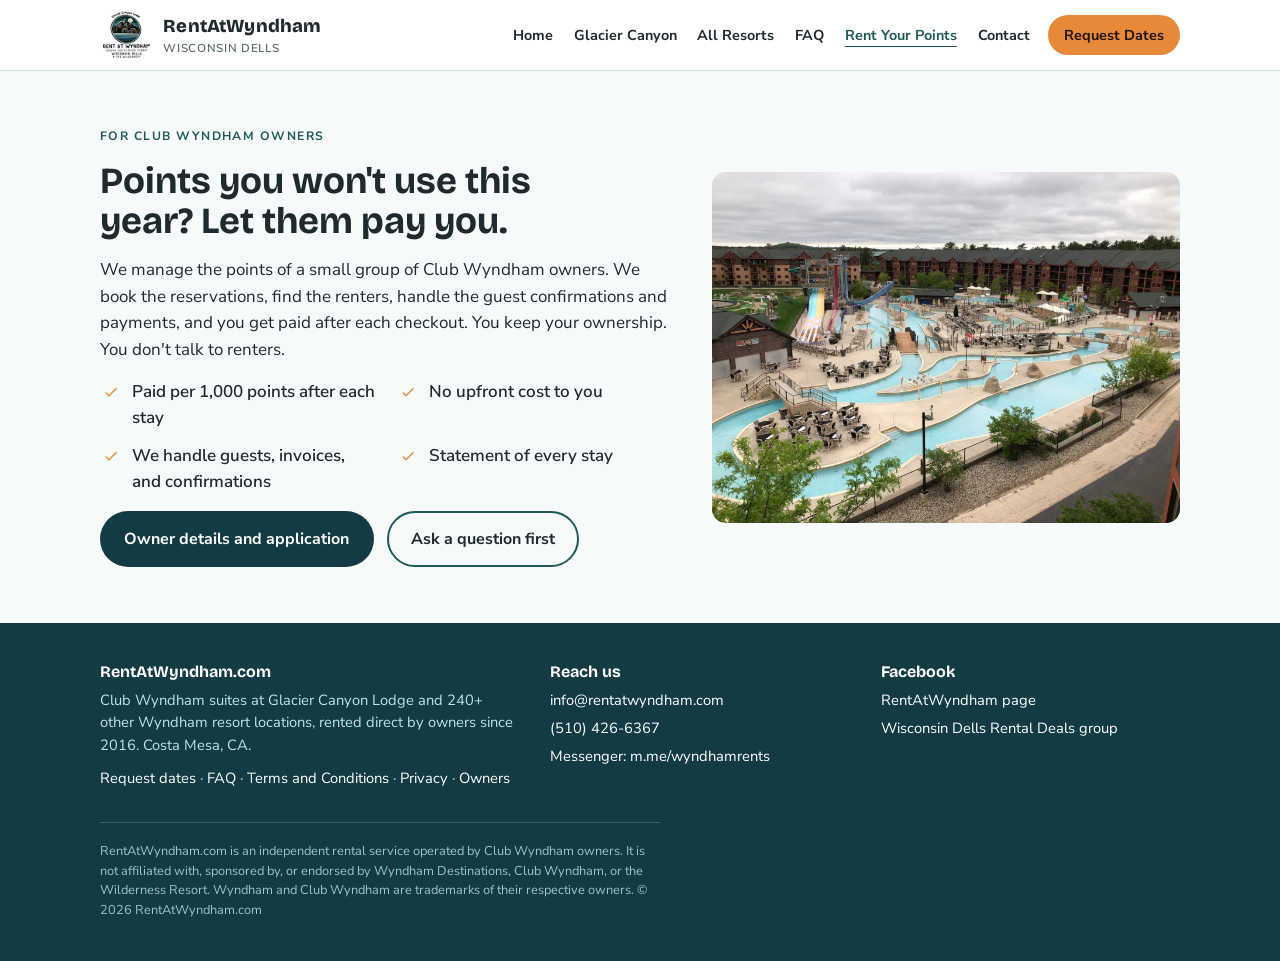
<file: rent-your-points.html>
<!doctype html>
<html lang="en">
<head>
<meta charset="utf-8">
<meta name="viewport" content="width=device-width,initial-scale=1,viewport-fit=cover">
<title>Rent Your Wyndham Points | RentAtWyndham.com</title>
<meta name="description" content="Club Wyndham owners: let unused points earn money. We book, rent, and handle guests; you get paid after each checkout.">
<link rel="canonical" href="https://www.rentatwyndham.com/rent-your-points">
<meta property="og:type" content="website"><meta property="og:site_name" content="RentAtWyndham.com">
<meta property="og:title" content="Rent Your Wyndham Points | RentAtWyndham.com"><meta property="og:description" content="Club Wyndham owners: let unused points earn money. We book, rent, and handle guests; you get paid after each checkout.">
<meta property="og:url" content="https://www.rentatwyndham.com/rent-your-points"><meta property="og:image" content="https://www.rentatwyndham.com/assets/img/og.jpg">
<meta name="twitter:card" content="summary_large_image"><meta property="og:image:width" content="1200"><meta property="og:image:height" content="600"><meta name="theme-color" content="#123B44"><meta name="robots" content="index,follow,max-image-preview:large">
<link rel="icon" type="image/png" sizes="32x32" href="/assets/img/icon-32.png">
<link rel="apple-touch-icon" href="/assets/img/icon-180.png">
<link rel="preconnect" href="https://fonts.googleapis.com"><link rel="preconnect" href="https://fonts.gstatic.com" crossorigin>
<link rel="stylesheet" href="https://fonts.googleapis.com/css2?family=Bricolage+Grotesque:opsz,wght@12..96,500;12..96,700;12..96,800&family=Nunito+Sans:ital,wght@0,400;0,600;0,700;1,400&display=swap">
<link rel="stylesheet" href="/assets/css/site.css?v=202609242334">

</head>
<body>
<a class="skip" href="#main">Skip to content</a>
<header class="nav">
  <div class="wrap navbar">
    <a class="brand" href="/"><img src="/assets/img/logo.png" srcset="/assets/img/logo-2x.png 2x" width="52" height="51" alt="RentAtWyndham logo"><span><b>RentAtWyndham</b><small>Wisconsin Dells</small></span></a>
    <button class="menu-btn" id="menuBtn" aria-expanded="false" aria-controls="mainNav">Menu</button>
    <nav class="links" id="mainNav"><a href="/">Home</a><a href="/glacier-canyon">Glacier Canyon</a><a href="/resorts">All Resorts</a><a href="/faqs">FAQ</a><a href="/rent-your-points" class="active">Rent Your Points</a><a href="/contact-us">Contact</a><a href="/booking-request" class="cta">Request Dates</a></nav>
  </div>
</header>
<main id="main" ><a id="top"></a>
<section><div class="wrap split">
  <div class="stack"><span class="eyebrow">For Club Wyndham owners</span><h2>Points you won't use this year? Let them pay you.</h2>
    <p>We manage the points of a small group of Club Wyndham owners. We book the reservations, find the renters, handle the guest confirmations and payments, and you get paid after each checkout. You keep your ownership. You don't talk to renters.</p>
    <ul class="checks"><li>Paid per 1,000 points after each stay</li><li>No upfront cost to you</li><li>We handle guests, invoices, and confirmations</li><li>Statement of every stay</li></ul>
    <p class="actions"><a class="btn btn-teal" href="https://uncledaddy247.github.io/dells/" target="_blank" rel="noopener">Owner details and application</a><a class="btn btn-line" href="/contact-us">Ask a question first</a></p></div>
  <img src="/assets/img/exterior.jpg" alt="Glacier Canyon Lodge exterior" loading="lazy" width="1600" height="1200">
</div></section>
</main>
<footer>
  <div class="wrap">
    <div class="cols">
      <div><h3>RentAtWyndham.com</h3><p>Club Wyndham suites at Glacier Canyon Lodge and 240+ other Wyndham resort locations, rented direct by owners since 2016. Costa Mesa, CA.</p>
        <p class="foot-links"><a href="/booking-request">Request dates</a> · <a href="/faqs">FAQ</a> · <a href="/terms-and-conditions">Terms and Conditions</a> · <a href="/privacy">Privacy</a> · <a href="/rent-your-points">Owners</a></p></div>
      <div><h3>Reach us</h3><ul><li><a href="mailto:info@rentatwyndham.com">info@rentatwyndham.com</a></li><li><a href="tel:+15104266367">(510) 426-6367</a></li><li><a href="https://m.me/wyndhamrents" target="_blank" rel="noopener">Messenger: m.me/wyndhamrents</a></li></ul></div>
      <div><h3>Facebook</h3><ul><li><a href="https://www.facebook.com/wyndhamrents" target="_blank" rel="noopener">RentAtWyndham page</a></li><li><a href="https://www.facebook.com/groups/179510239124605" target="_blank" rel="noopener">Wisconsin Dells Rental Deals group</a></li></ul></div>
    </div>
    <p class="fine">RentAtWyndham.com is an independent rental service operated by Club Wyndham owners. It is not affiliated with, sponsored by, or endorsed by Wyndham Destinations, Club Wyndham, or the Wilderness Resort. Wyndham and Club Wyndham are trademarks of their respective owners. &copy; 2026 RentAtWyndham.com</p>
  </div>
</footer>
<script src="/assets/js/site.js?v=202609242334" defer></script>
</body>
</html>
</file>
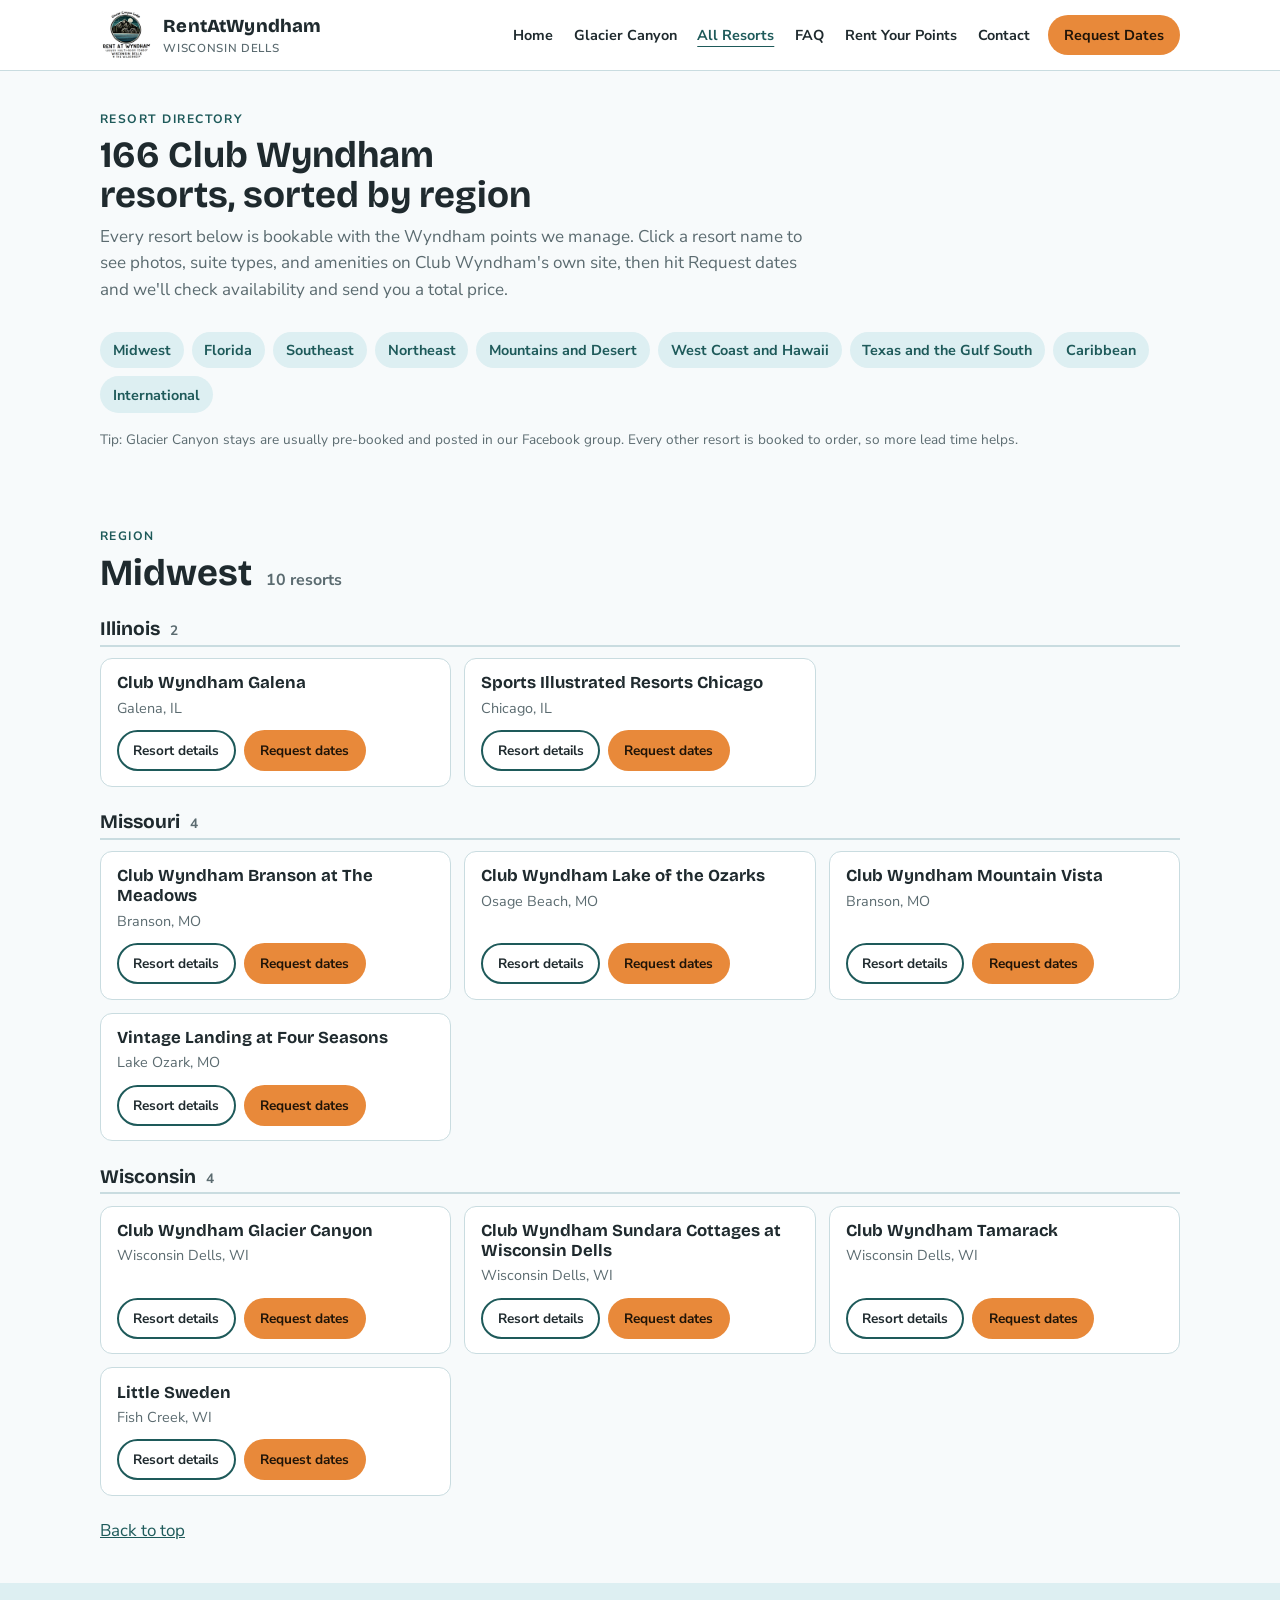
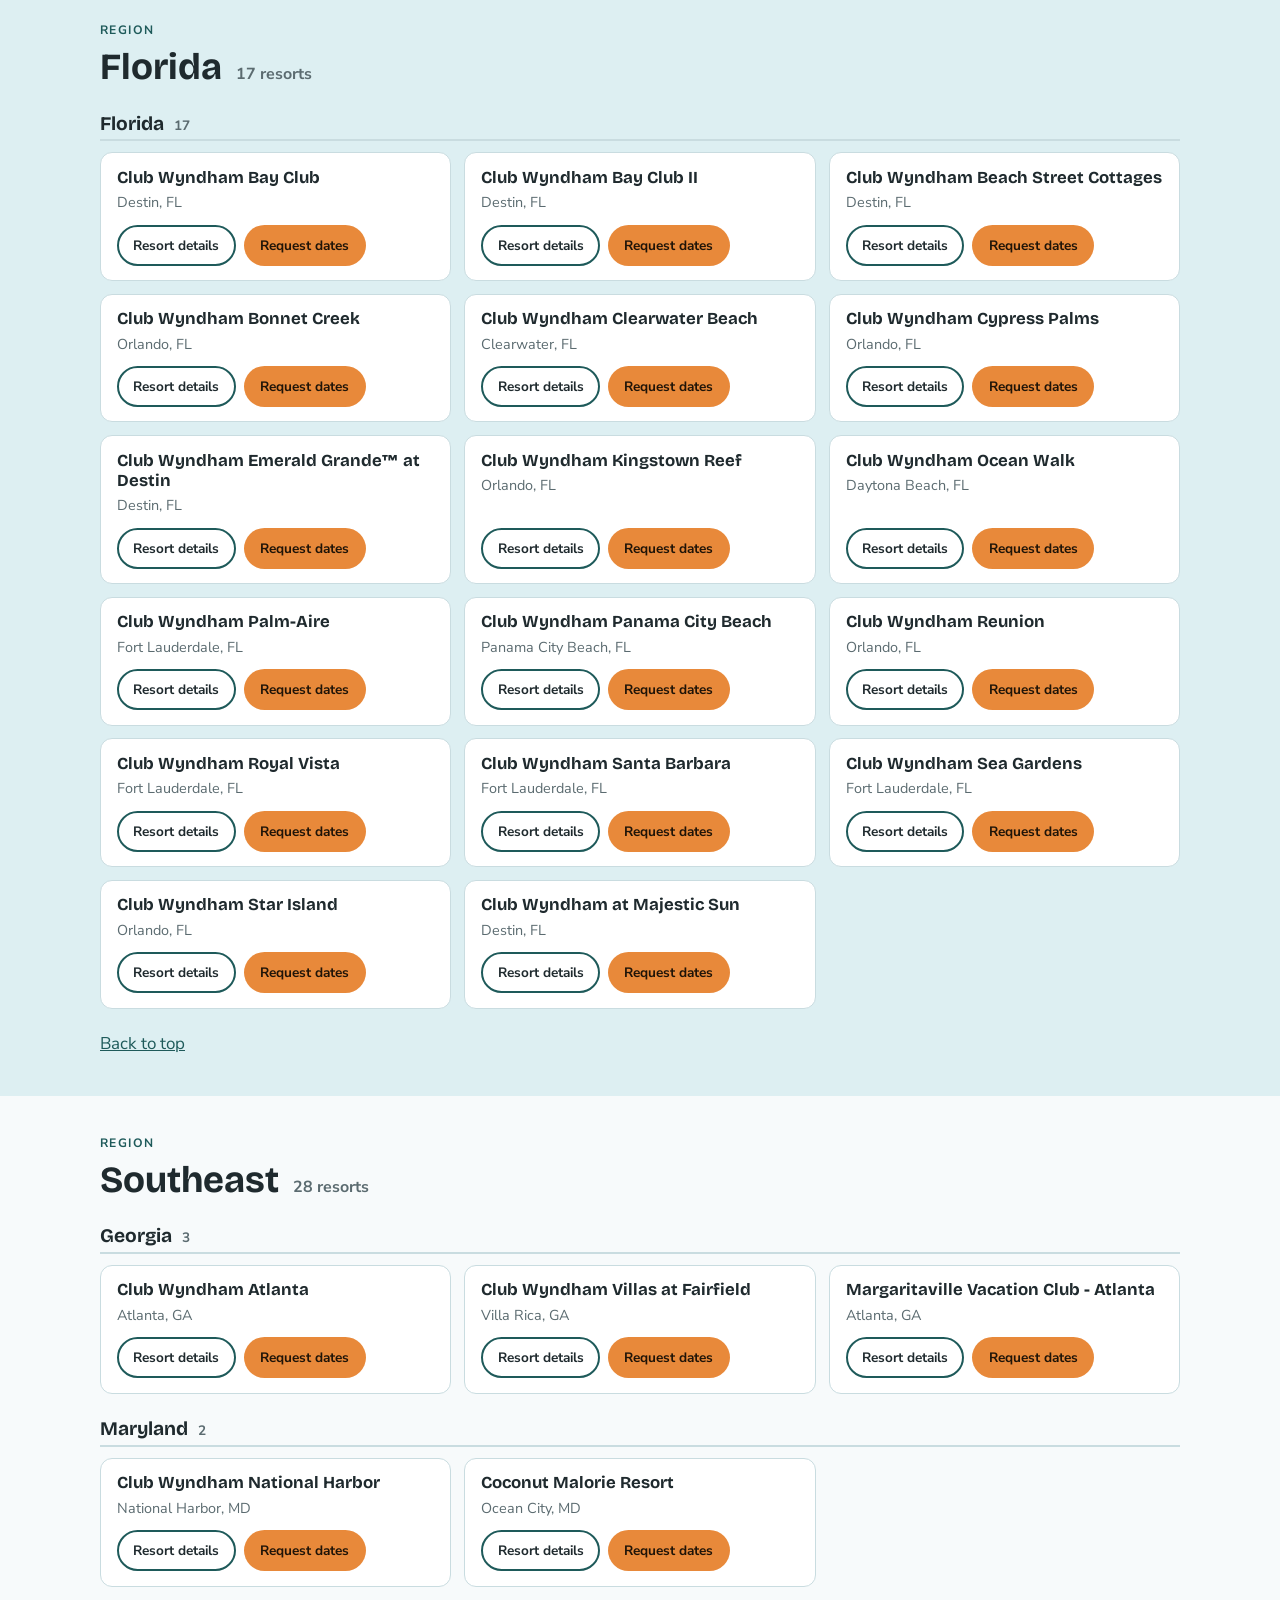
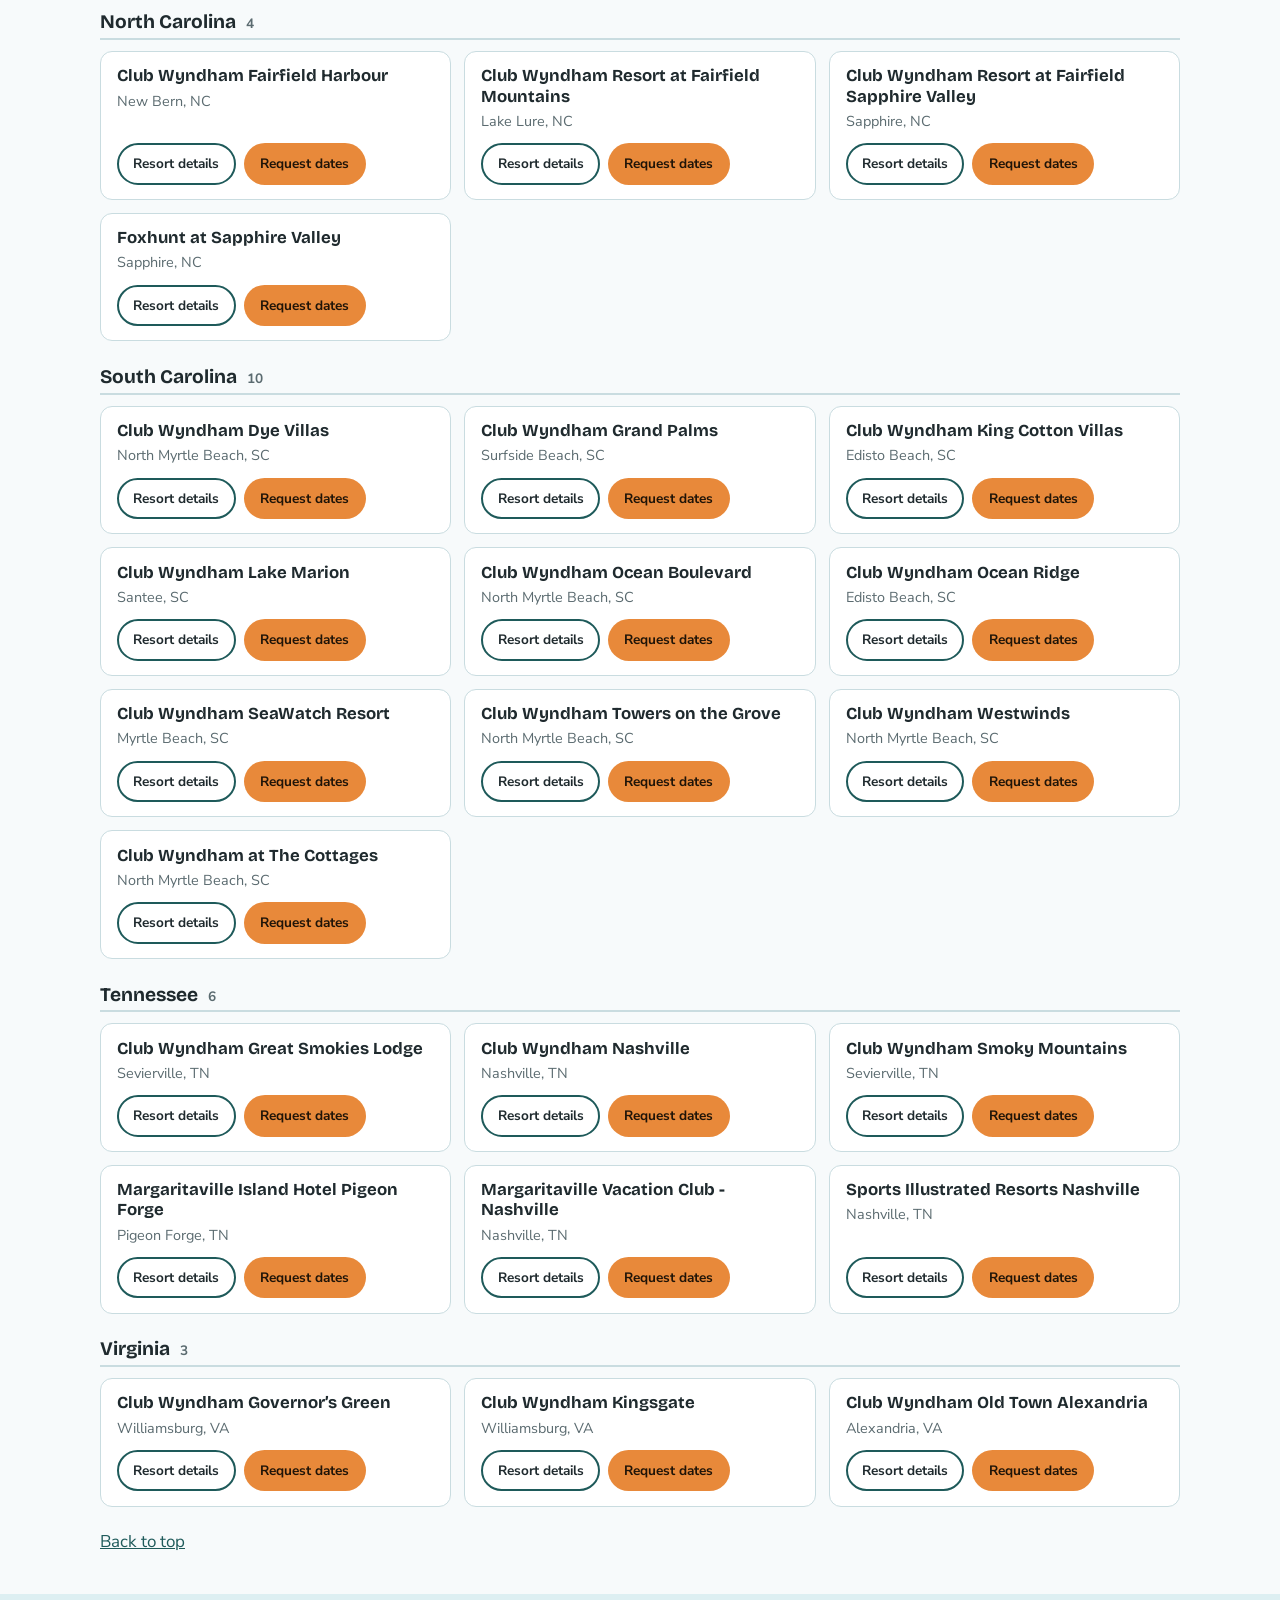
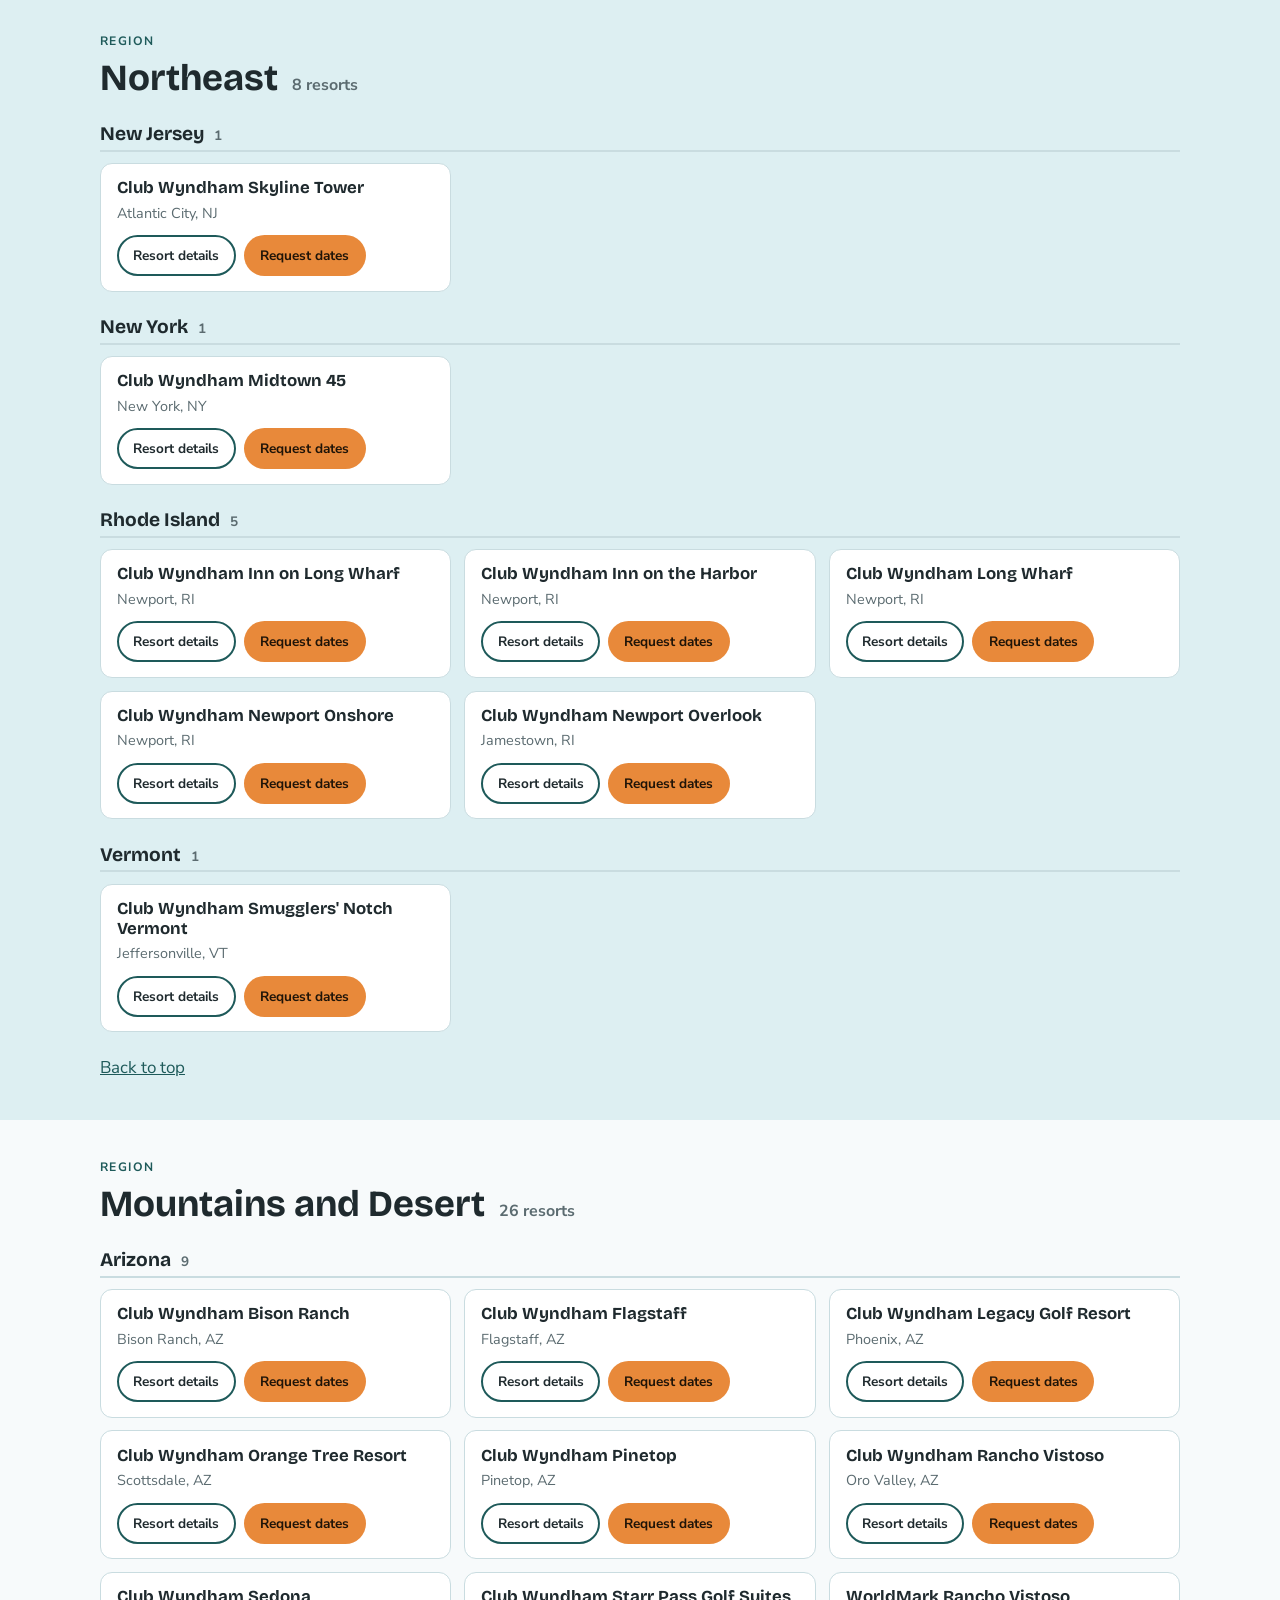
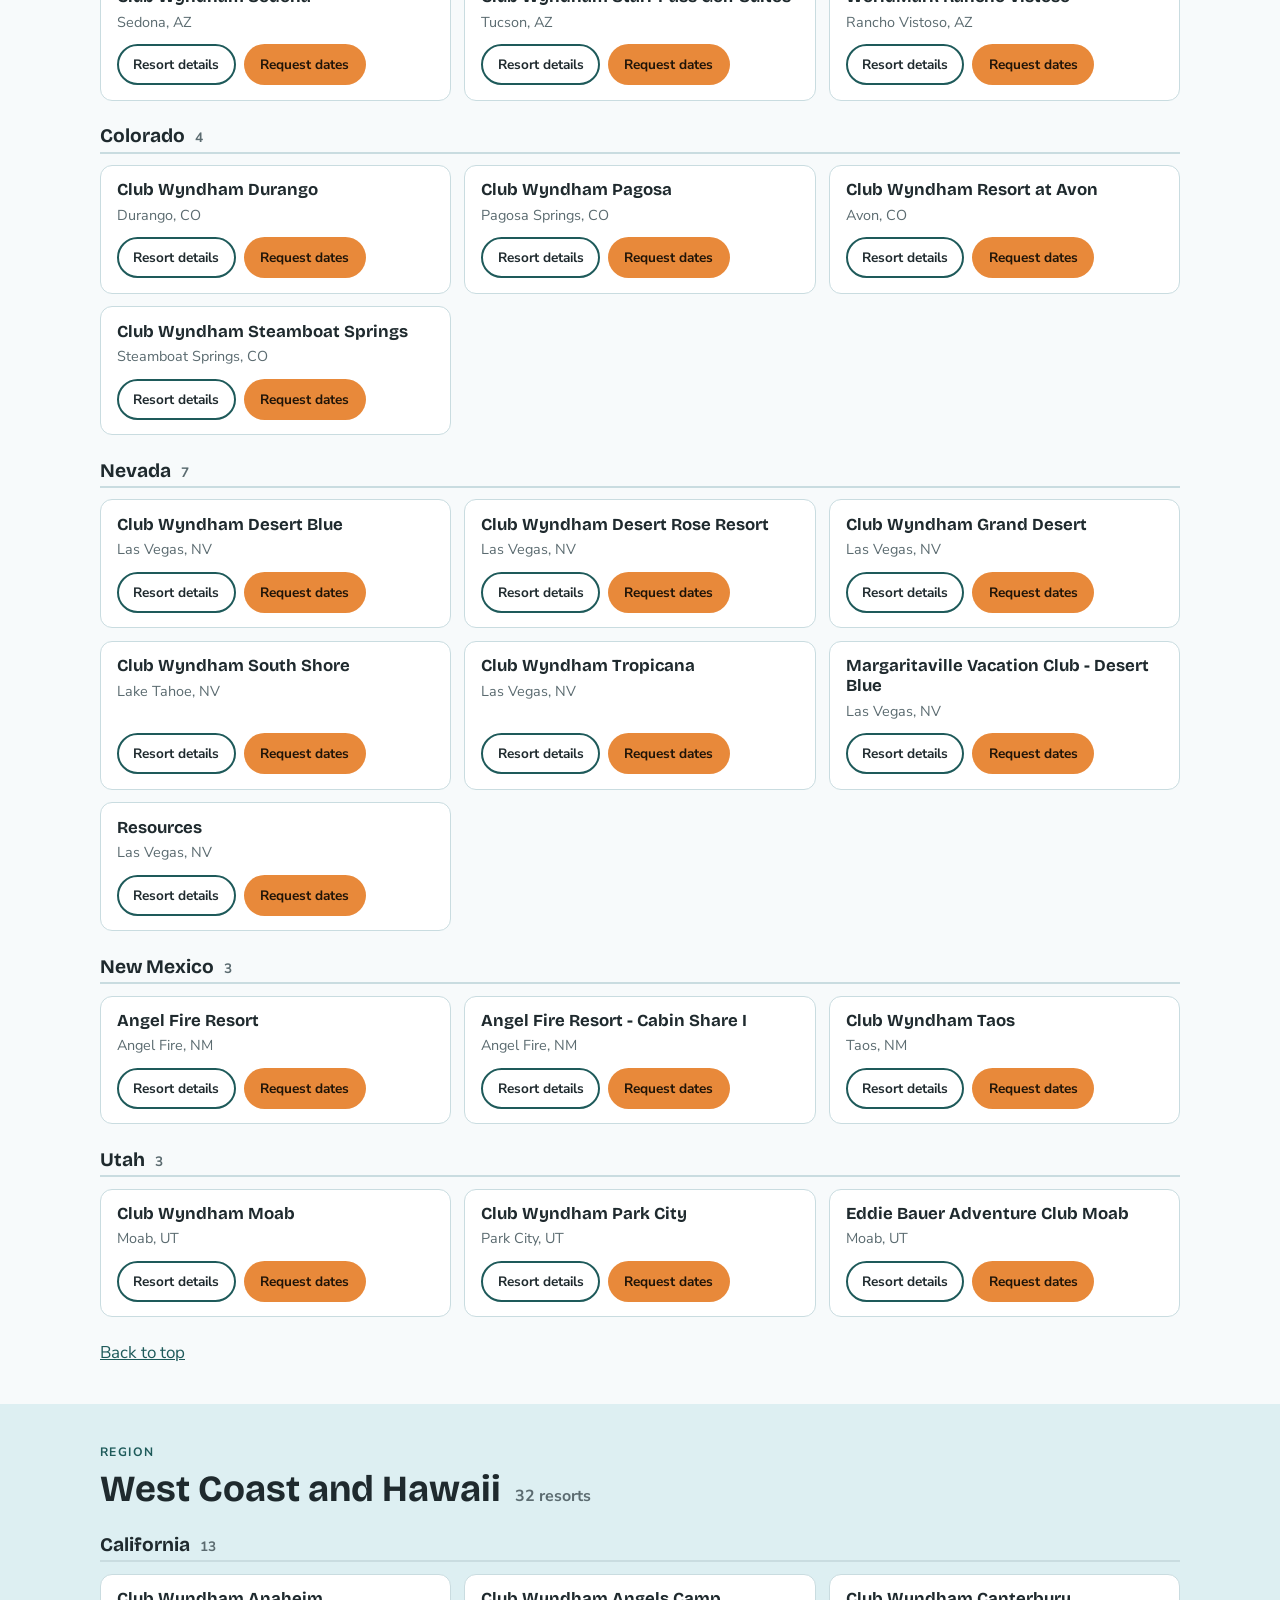
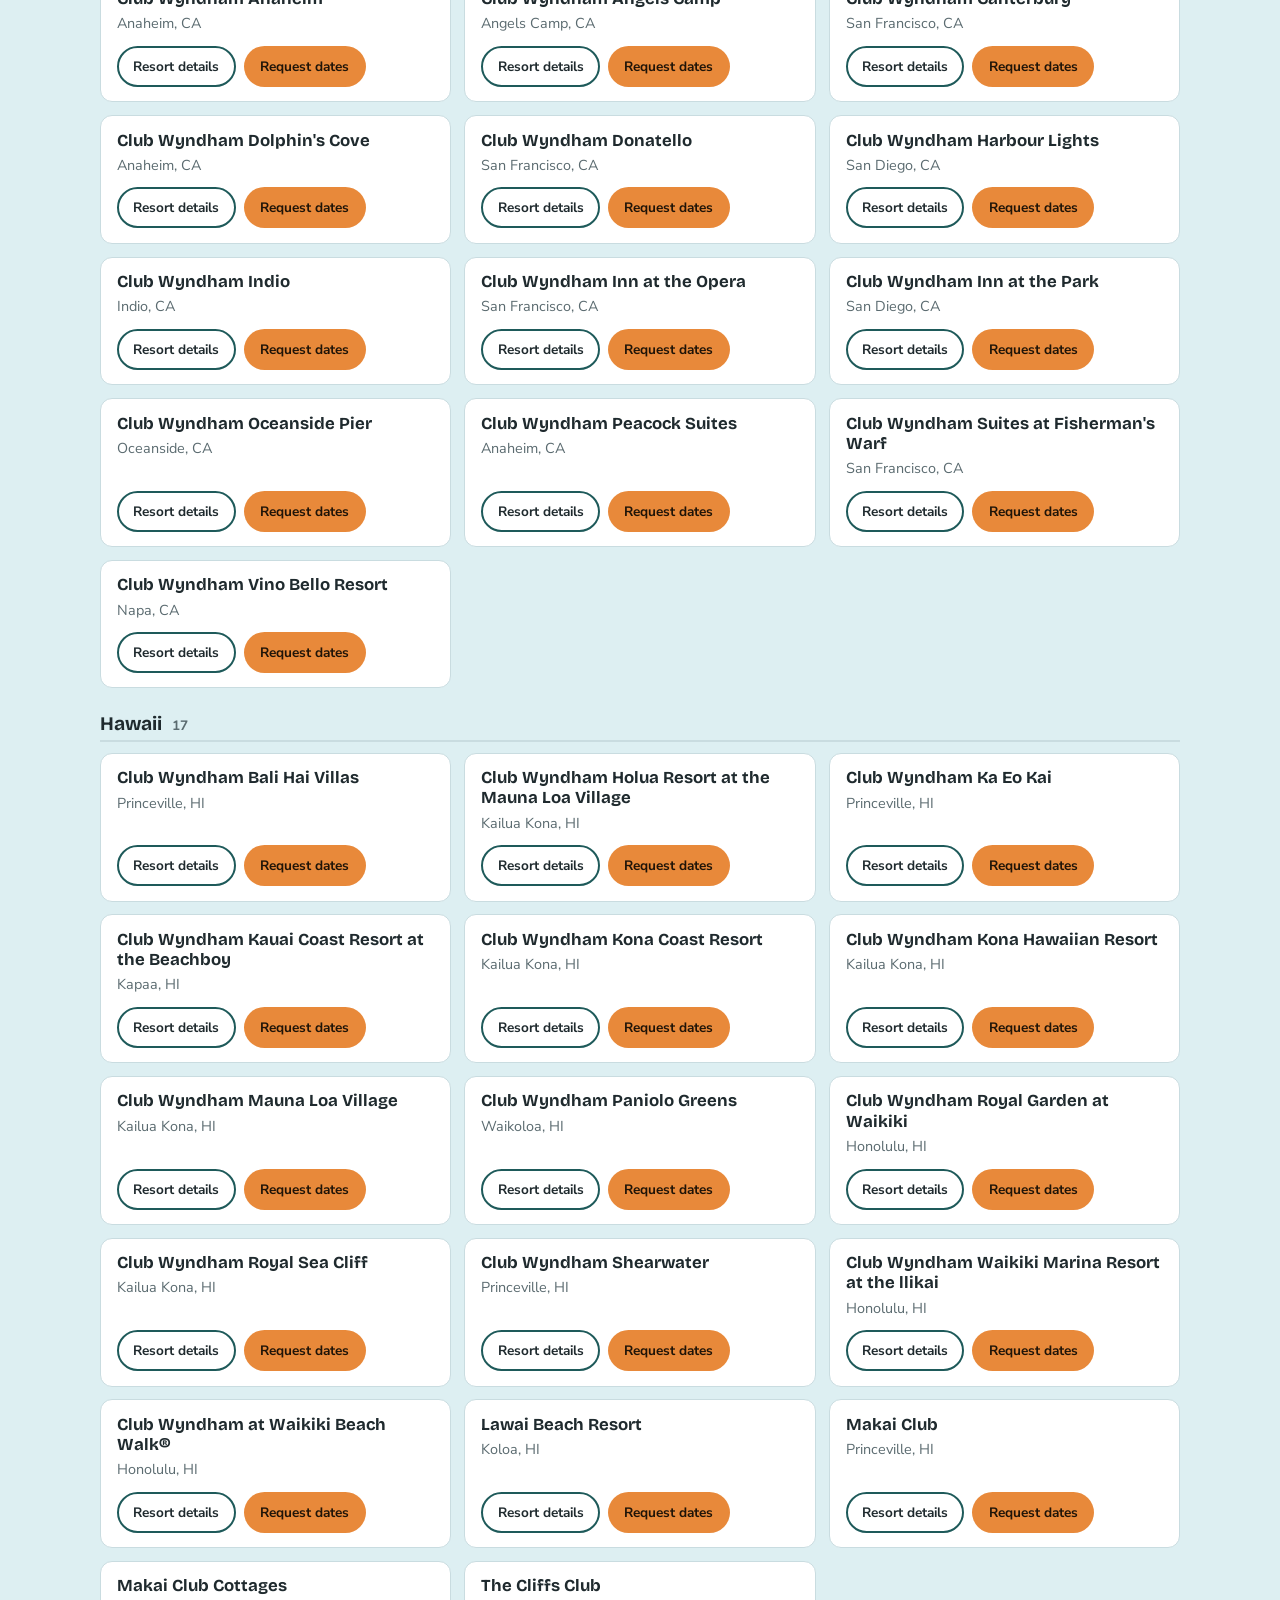
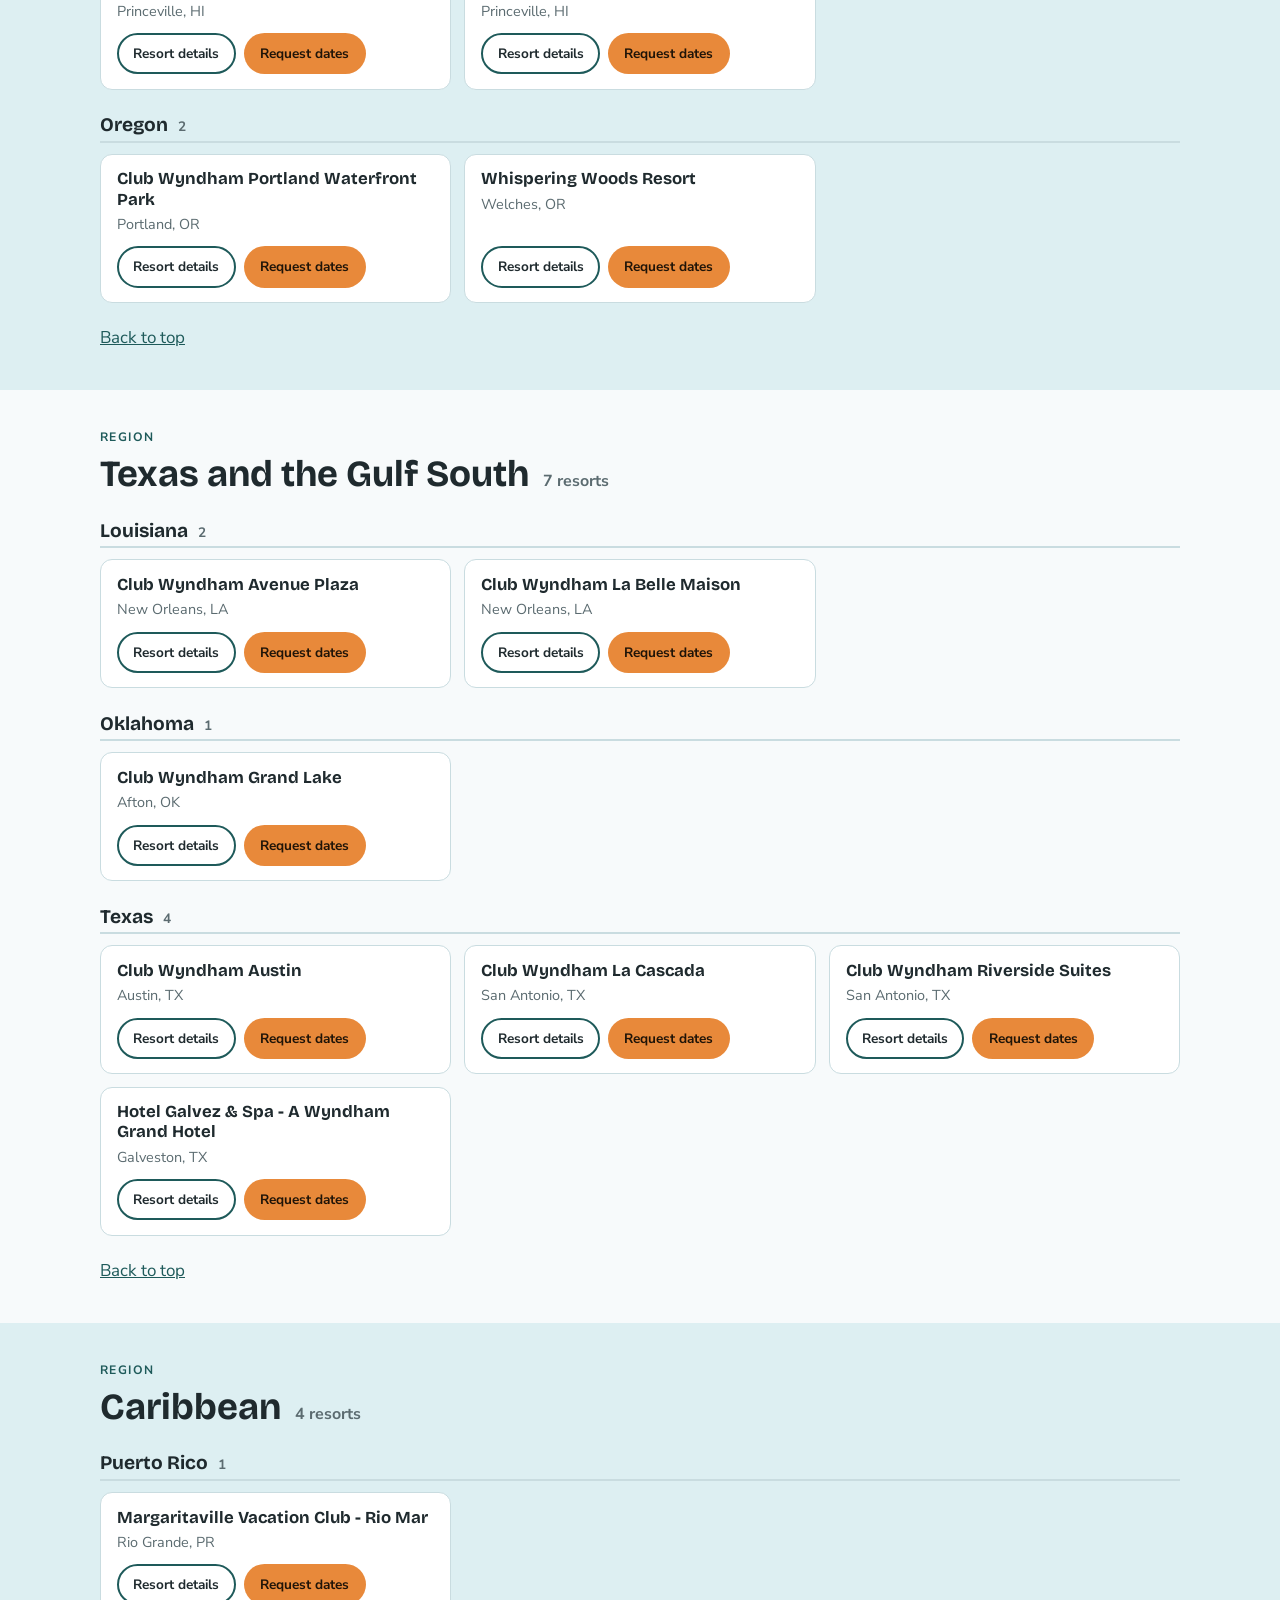
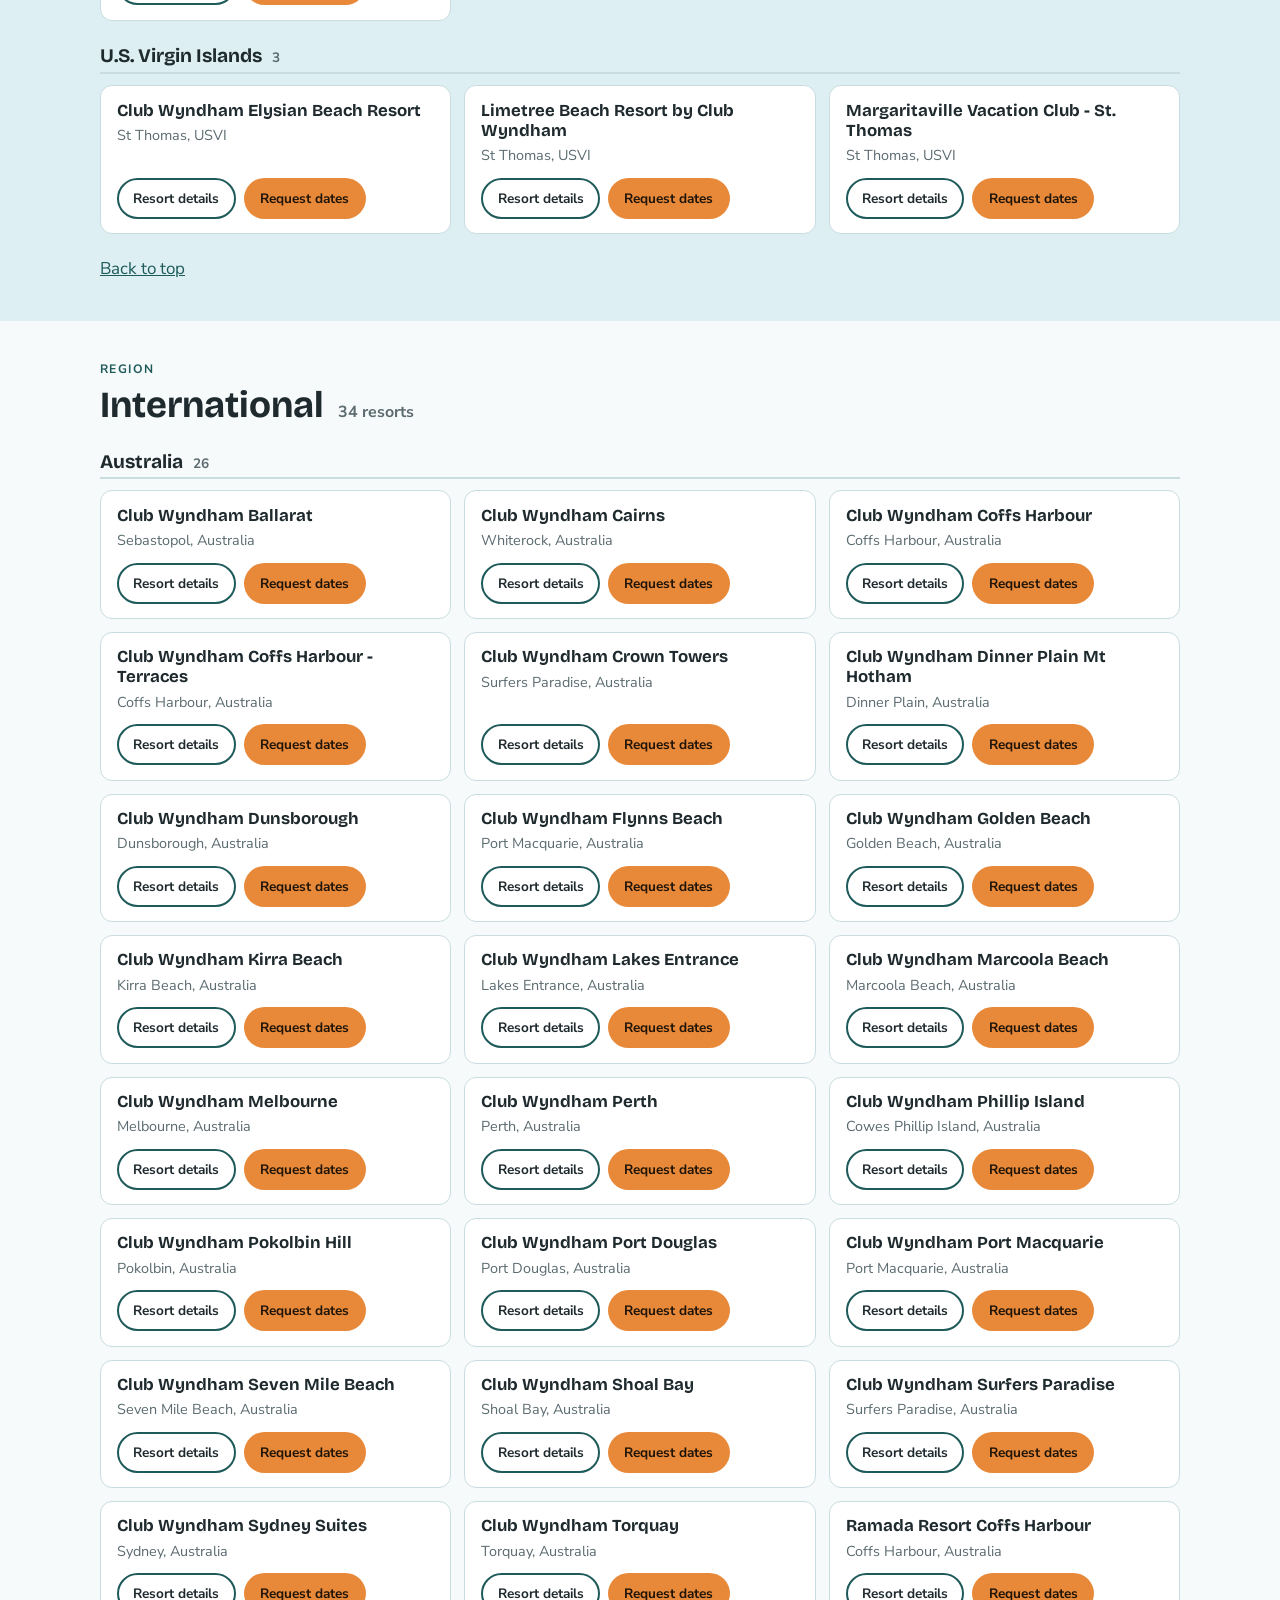
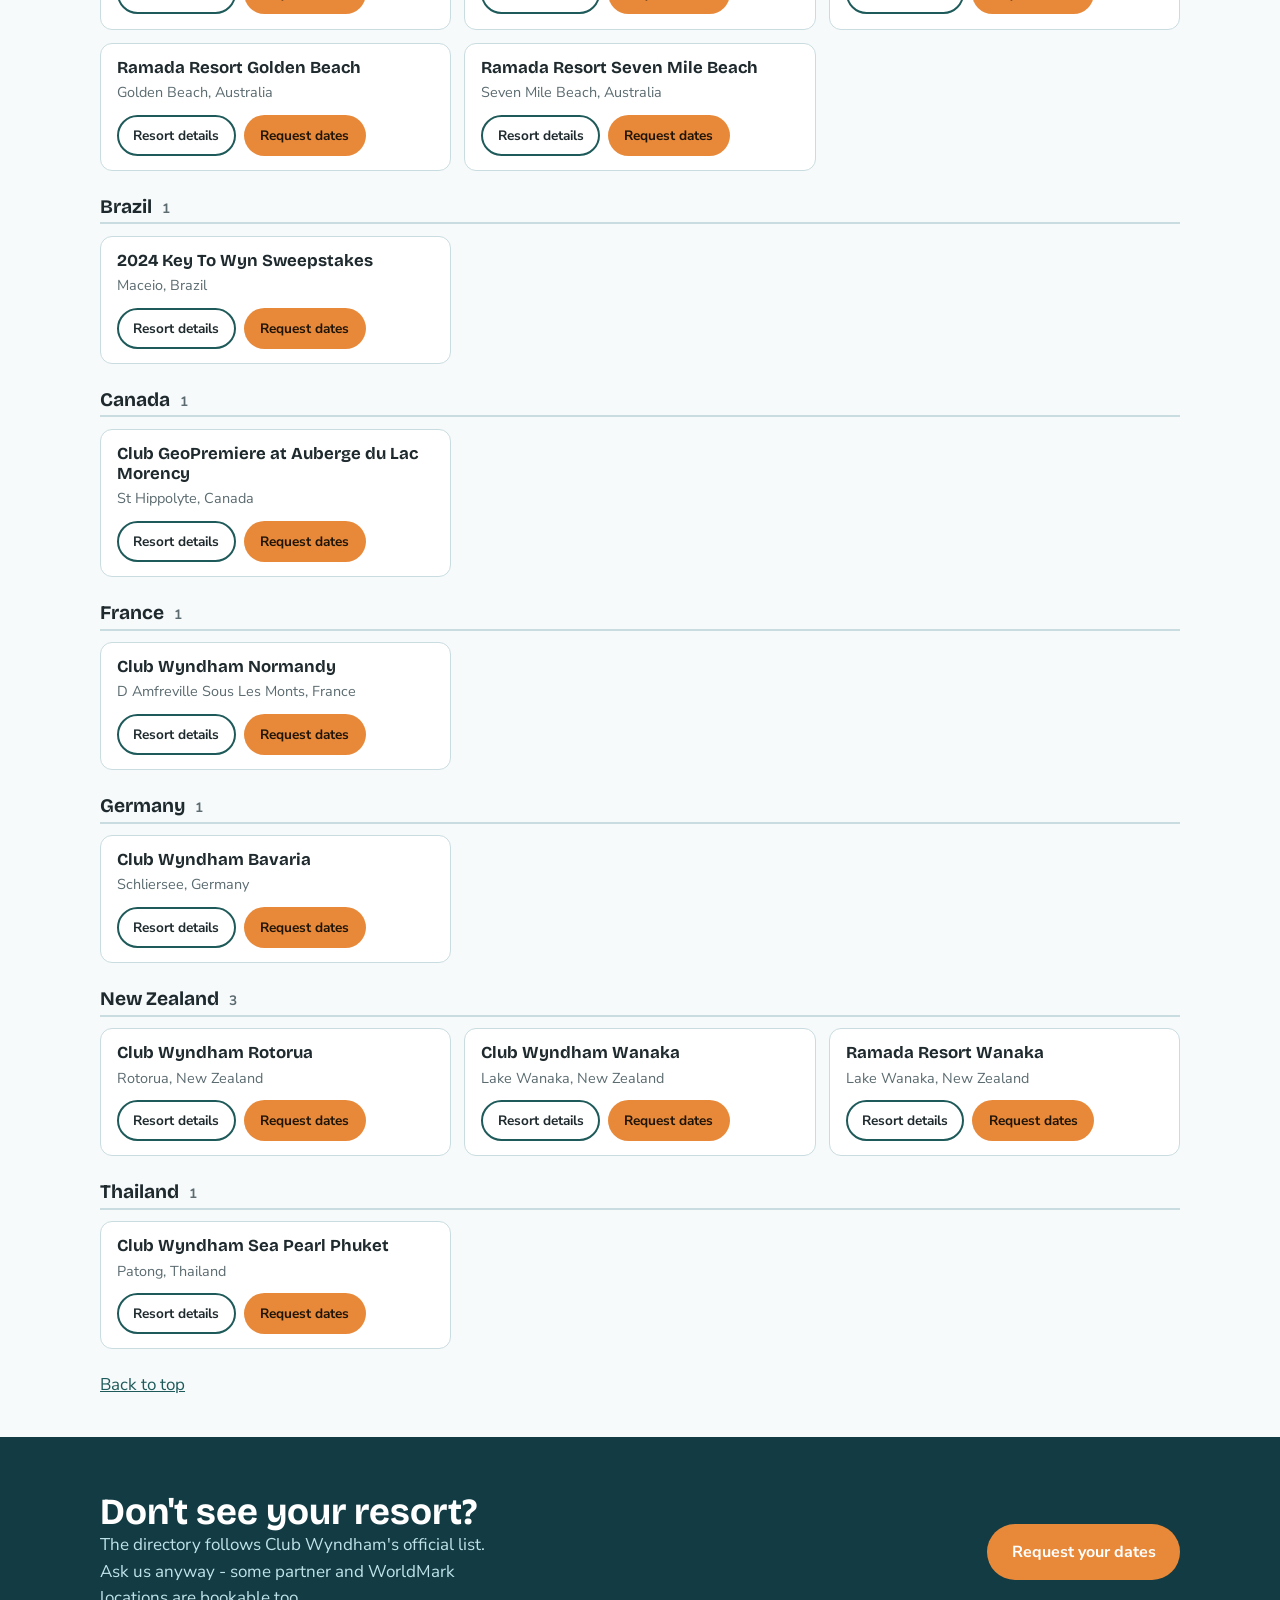
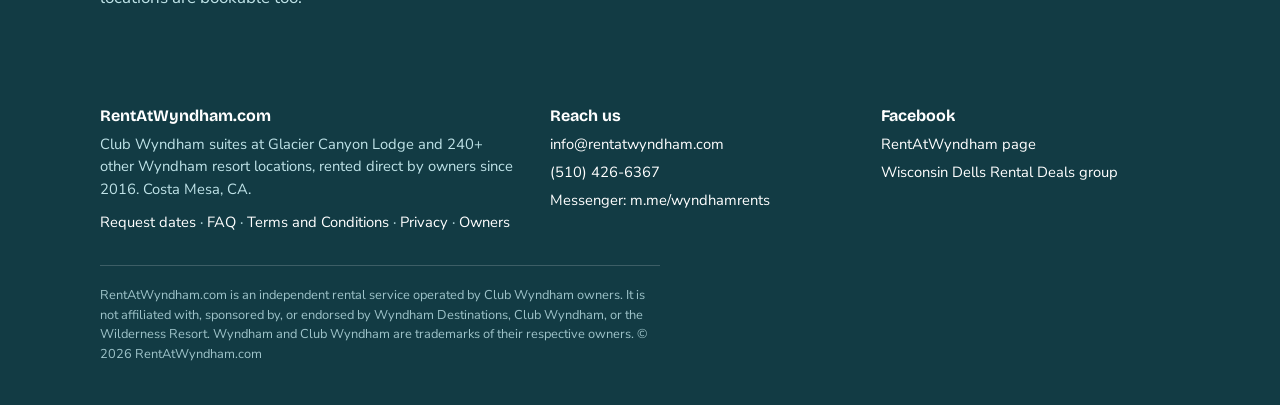
<file: resorts.html>
<!doctype html>
<html lang="en">
<head>
<meta charset="utf-8">
<meta name="viewport" content="width=device-width,initial-scale=1,viewport-fit=cover">
<title>Club Wyndham Resort Directory | RentAtWyndham.com</title>
<meta name="description" content="All 160+ Club Wyndham resorts by region, from Wisconsin Dells and Orlando to Hawaii, Las Vegas, Myrtle Beach, and the Caribbean. Click any resort for details, then request dates.">
<link rel="canonical" href="https://www.rentatwyndham.com/resorts">
<meta property="og:type" content="website"><meta property="og:site_name" content="RentAtWyndham.com">
<meta property="og:title" content="Club Wyndham Resort Directory | RentAtWyndham.com"><meta property="og:description" content="All 160+ Club Wyndham resorts by region, from Wisconsin Dells and Orlando to Hawaii, Las Vegas, Myrtle Beach, and the Caribbean. Click any resort for details, then request dates.">
<meta property="og:url" content="https://www.rentatwyndham.com/resorts"><meta property="og:image" content="https://www.rentatwyndham.com/assets/img/og.jpg">
<meta name="twitter:card" content="summary_large_image"><meta property="og:image:width" content="1200"><meta property="og:image:height" content="600"><meta name="theme-color" content="#123B44"><meta name="robots" content="index,follow,max-image-preview:large">
<link rel="icon" type="image/png" sizes="32x32" href="/assets/img/icon-32.png">
<link rel="apple-touch-icon" href="/assets/img/icon-180.png">
<link rel="preconnect" href="https://fonts.googleapis.com"><link rel="preconnect" href="https://fonts.gstatic.com" crossorigin>
<link rel="stylesheet" href="https://fonts.googleapis.com/css2?family=Bricolage+Grotesque:opsz,wght@12..96,500;12..96,700;12..96,800&family=Nunito+Sans:ital,wght@0,400;0,600;0,700;1,400&display=swap">
<link rel="stylesheet" href="/assets/css/site.css?v=202609242334">
<script type="application/ld+json">{"@context": "https://schema.org", "@type": "ItemList", "name": "Club Wyndham resorts bookable through RentAtWyndham", "numberOfItems": 166, "itemListElement": [{"@type": "ListItem", "position": 1, "name": "Margaritaville Vacation Club - Rio Mar", "url": "https://clubwyndham.wyndhamdestinations.com/us/en/resorts/wyndham-hotels-resorts/united-states-of-america/puerto-rico/rio-grande/margaritaville-vacation-club-by-wyndham-rio-mar"}, {"@type": "ListItem", "position": 2, "name": "Club Wyndham Elysian Beach Resort", "url": "https://clubwyndham.wyndhamdestinations.com/us/en/resorts/wyndham-hotels-resorts/united-states-of-america/virgin-islands/st-thomas/club-wyndham-elysian-beach-resort"}, {"@type": "ListItem", "position": 3, "name": "Limetree Beach Resort by Club Wyndham", "url": "https://clubwyndham.wyndhamdestinations.com/us/en/resorts/wyndham-hotels-resorts/united-states-of-america/virgin-islands/st-thomas/limetree-beach-resort-by-club-wyndham"}, {"@type": "ListItem", "position": 4, "name": "Margaritaville Vacation Club - St. Thomas", "url": "https://clubwyndham.wyndhamdestinations.com/us/en/resorts/wyndham-hotels-resorts/united-states-of-america/virgin-islands/st-thomas/margaritaville-vacation-club-by-wyndham-st-thomas"}, {"@type": "ListItem", "position": 5, "name": "Club Wyndham Bay Club", "url": "https://clubwyndham.wyndhamdestinations.com/us/en/resorts/wyndham-hotels-resorts/united-states-of-america/florida/destin/club-wyndham-bay-club"}, {"@type": "ListItem", "position": 6, "name": "Club Wyndham Bay Club II", "url": "https://clubwyndham.wyndhamdestinations.com/us/en/resorts/wyndham-hotels-resorts/united-states-of-america/florida/destin/club-wyndham-bay-club-ii"}, {"@type": "ListItem", "position": 7, "name": "Club Wyndham Beach Street Cottages", "url": "https://clubwyndham.wyndhamdestinations.com/us/en/resorts/wyndham-hotels-resorts/united-states-of-america/florida/destin/club-wyndham-beach-street-cottages"}, {"@type": "ListItem", "position": 8, "name": "Club Wyndham Bonnet Creek", "url": "https://clubwyndham.wyndhamdestinations.com/us/en/resorts/wyndham-hotels-resorts/united-states-of-america/florida/orlando/club-wyndham-bonnet-creek"}, {"@type": "ListItem", "position": 9, "name": "Club Wyndham Clearwater Beach", "url": "https://clubwyndham.wyndhamdestinations.com/us/en/resorts/wyndham-hotels-resorts/united-states-of-america/florida/clearwater/club-wyndham-clearwater-beach"}, {"@type": "ListItem", "position": 10, "name": "Club Wyndham Cypress Palms", "url": "https://clubwyndham.wyndhamdestinations.com/us/en/resorts/wyndham-hotels-resorts/united-states-of-america/florida/orlando/club-wyndham-cypress-palms"}, {"@type": "ListItem", "position": 11, "name": "Club Wyndham Emerald Grande\u2122 at Destin", "url": "https://clubwyndham.wyndhamdestinations.com/us/en/resorts/wyndham-hotels-resorts/united-states-of-america/florida/destin/club-wyndham-emerald-grande-at-destin"}, {"@type": "ListItem", "position": 12, "name": "Club Wyndham Kingstown Reef", "url": "https://clubwyndham.wyndhamdestinations.com/us/en/resorts/wyndham-hotels-resorts/united-states-of-america/florida/orlando/club-wyndham-kingstown-reef"}, {"@type": "ListItem", "position": 13, "name": "Club Wyndham Ocean Walk", "url": "https://clubwyndham.wyndhamdestinations.com/us/en/resorts/wyndham-hotels-resorts/united-states-of-america/florida/daytona-beach/club-wyndham-ocean-walk"}, {"@type": "ListItem", "position": 14, "name": "Club Wyndham Palm-Aire", "url": "https://clubwyndham.wyndhamdestinations.com/us/en/resorts/wyndham-hotels-resorts/united-states-of-america/florida/fort-lauderdale/club-wyndham-palm-aire"}, {"@type": "ListItem", "position": 15, "name": "Club Wyndham Panama City Beach", "url": "https://clubwyndham.wyndhamdestinations.com/us/en/resorts/wyndham-hotels-resorts/united-states-of-america/florida/panama-city-beach/club-wyndham-panama-city-beach"}, {"@type": "ListItem", "position": 16, "name": "Club Wyndham Reunion", "url": "https://clubwyndham.wyndhamdestinations.com/us/en/resorts/wyndham-hotels-resorts/united-states-of-america/florida/orlando/club-wyndham-reunion"}, {"@type": "ListItem", "position": 17, "name": "Club Wyndham Royal Vista", "url": "https://clubwyndham.wyndhamdestinations.com/us/en/resorts/wyndham-hotels-resorts/united-states-of-america/florida/fort-lauderdale/club-wyndham-royal-vista"}, {"@type": "ListItem", "position": 18, "name": "Club Wyndham Santa Barbara", "url": "https://clubwyndham.wyndhamdestinations.com/us/en/resorts/wyndham-hotels-resorts/united-states-of-america/florida/fort-lauderdale/club-wyndham-santa-barbara"}, {"@type": "ListItem", "position": 19, "name": "Club Wyndham Sea Gardens", "url": "https://clubwyndham.wyndhamdestinations.com/us/en/resorts/wyndham-hotels-resorts/united-states-of-america/florida/fort-lauderdale/club-wyndham-sea-gardens"}, {"@type": "ListItem", "position": 20, "name": "Club Wyndham Star Island", "url": "https://clubwyndham.wyndhamdestinations.com/us/en/resorts/wyndham-hotels-resorts/united-states-of-america/florida/orlando/club-wyndham-star-island"}, {"@type": "ListItem", "position": 21, "name": "Club Wyndham at Majestic Sun", "url": "https://clubwyndham.wyndhamdestinations.com/us/en/resorts/wyndham-hotels-resorts/united-states-of-america/florida/destin/club-wyndham-majestic-sun"}, {"@type": "ListItem", "position": 22, "name": "Club Wyndham Ballarat", "url": "https://clubwyndham.wyndhamdestinations.com/us/en/resorts/wyndham-hotels-resorts/australia/victoria/sebastopol/club-wyndham-ballarat"}, {"@type": "ListItem", "position": 23, "name": "Club Wyndham Cairns", "url": "https://clubwyndham.wyndhamdestinations.com/us/en/resorts/wyndham-hotels-resorts/australia/queensland/whiterock/club-wyndham-cairns"}, {"@type": "ListItem", "position": 24, "name": "Club Wyndham Coffs Harbour", "url": "https://clubwyndham.wyndhamdestinations.com/us/en/resorts/wyndham-hotels-resorts/australia/new-south-wales/coffs-harbour/club-wyndham-coffs-harbour"}, {"@type": "ListItem", "position": 25, "name": "Club Wyndham Coffs Harbour - Terraces", "url": "https://clubwyndham.wyndhamdestinations.com/us/en/resorts/wyndham-hotels-resorts/australia/new-south-wales/coffs-harbour/club-wyndham-coffs-harbour-terraces"}, {"@type": "ListItem", "position": 26, "name": "Club Wyndham Crown Towers", "url": "https://clubwyndham.wyndhamdestinations.com/us/en/resorts/wyndham-hotels-resorts/australia/queensland/surfers-paradise/club-wyndham-crown-towers"}, {"@type": "ListItem", "position": 27, "name": "Club Wyndham Dinner Plain Mt Hotham", "url": "https://clubwyndham.wyndhamdestinations.com/us/en/resorts/wyndham-hotels-resorts/australia/victoria/dinner-plain/club-wyndham-dinner-plain-mt-hotham"}, {"@type": "ListItem", "position": 28, "name": "Club Wyndham Dunsborough", "url": "https://clubwyndham.wyndhamdestinations.com/us/en/resorts/wyndham-hotels-resorts/australia/western-australia/dunsborough/club-wyndham-dunsborough"}, {"@type": "ListItem", "position": 29, "name": "Club Wyndham Flynns Beach", "url": "https://clubwyndham.wyndhamdestinations.com/us/en/resorts/wyndham-hotels-resorts/australia/new-south-wales/port-macquarie/club-wyndham-flynns-beach"}, {"@type": "ListItem", "position": 30, "name": "Club Wyndham Golden Beach", "url": "https://clubwyndham.wyndhamdestinations.com/us/en/resorts/wyndham-hotels-resorts/australia/queensland/golden-beach/club-wyndham-golden-beach"}, {"@type": "ListItem", "position": 31, "name": "Club Wyndham Kirra Beach", "url": "https://clubwyndham.wyndhamdestinations.com/us/en/resorts/wyndham-hotels-resorts/australia/queensland/kirra-beach/club-wyndham-kirra-beach"}, {"@type": "ListItem", "position": 32, "name": "Club Wyndham Lakes Entrance", "url": "https://clubwyndham.wyndhamdestinations.com/us/en/resorts/wyndham-hotels-resorts/australia/victoria/lakes-entrance/club-wyndham-lakes-entrance"}, {"@type": "ListItem", "position": 33, "name": "Club Wyndham Marcoola Beach", "url": "https://clubwyndham.wyndhamdestinations.com/us/en/resorts/wyndham-hotels-resorts/australia/queensland/marcoola-beach/club-wyndham-marcoola-beach"}, {"@type": "ListItem", "position": 34, "name": "Club Wyndham Melbourne", "url": "https://clubwyndham.wyndhamdestinations.com/us/en/resorts/wyndham-hotels-resorts/australia/victoria/melbourne/club-wyndham-melbourne"}, {"@type": "ListItem", "position": 35, "name": "Club Wyndham Perth", "url": "https://clubwyndham.wyndhamdestinations.com/us/en/resorts/wyndham-hotels-resorts/australia/western-australia/perth/club-wyndham-perth"}, {"@type": "ListItem", "position": 36, "name": "Club Wyndham Phillip Island", "url": "https://clubwyndham.wyndhamdestinations.com/us/en/resorts/wyndham-hotels-resorts/australia/victoria/cowes-phillip-island/club-wyndham-phillip-island"}, {"@type": "ListItem", "position": 37, "name": "Club Wyndham Pokolbin Hill", "url": "https://clubwyndham.wyndhamdestinations.com/us/en/resorts/wyndham-hotels-resorts/australia/new-south-wales/pokolbin/club-wyndham-pokolbin-hill"}, {"@type": "ListItem", "position": 38, "name": "Club Wyndham Port Douglas", "url": "https://clubwyndham.wyndhamdestinations.com/us/en/resorts/wyndham-hotels-resorts/australia/queensland/port-douglas/club-wyndham-port-douglas"}, {"@type": "ListItem", "position": 39, "name": "Club Wyndham Port Macquarie", "url": "https://clubwyndham.wyndhamdestinations.com/us/en/resorts/wyndham-hotels-resorts/australia/new-south-wales/port-macquarie/club-wyndham-port-macquarie"}, {"@type": "ListItem", "position": 40, "name": "Club Wyndham Seven Mile Beach", "url": "https://clubwyndham.wyndhamdestinations.com/us/en/resorts/wyndham-hotels-resorts/australia/tasmania/seven-mile-beach/club-wyndham-seven-mile-beach"}, {"@type": "ListItem", "position": 41, "name": "Club Wyndham Shoal Bay", "url": "https://clubwyndham.wyndhamdestinations.com/us/en/resorts/wyndham-hotels-resorts/australia/new-south-wales/shoal-bay/club-wyndham-shoal-bay"}, {"@type": "ListItem", "position": 42, "name": "Club Wyndham Surfers Paradise", "url": "https://clubwyndham.wyndhamdestinations.com/us/en/resorts/wyndham-hotels-resorts/australia/queensland/surfers-paradise/club-wyndham-surfers-paradise"}, {"@type": "ListItem", "position": 43, "name": "Club Wyndham Sydney Suites", "url": "https://clubwyndham.wyndhamdestinations.com/us/en/resorts/wyndham-hotels-resorts/australia/new-south-wales/sydney/club-wyndham-sydney-suites"}, {"@type": "ListItem", "position": 44, "name": "Club Wyndham Torquay", "url": "https://clubwyndham.wyndhamdestinations.com/us/en/resorts/wyndham-hotels-resorts/australia/victoria/torquay/club-wyndham-torquay"}, {"@type": "ListItem", "position": 45, "name": "Ramada Resort Coffs Harbour", "url": "https://clubwyndham.wyndhamdestinations.com/us/en/resorts/wyndham-hotels-resorts/australia/new-south-wales/coffs-harbour/ramada-resort-coffs-harbour"}, {"@type": "ListItem", "position": 46, "name": "Ramada Resort Golden Beach", "url": "https://clubwyndham.wyndhamdestinations.com/us/en/resorts/wyndham-hotels-resorts/australia/queensland/golden-beach/ramada-resort-golden-beach"}, {"@type": "ListItem", "position": 47, "name": "Ramada Resort Seven Mile Beach", "url": "https://clubwyndham.wyndhamdestinations.com/us/en/resorts/wyndham-hotels-resorts/australia/tasmania/seven-mile-beach/ramada-resort-seven-mile-beach"}, {"@type": "ListItem", "position": 48, "name": "2024 Key To Wyn Sweepstakes", "url": "https://clubwyndham.wyndhamdestinations.com/us/en/resorts/wyndham-hotels-resorts/brazil/alagoas/maceio/club-wyndham-pratagy-beach-resort"}, {"@type": "ListItem", "position": 49, "name": "Club GeoPremiere at Auberge du Lac Morency", "url": "https://clubwyndham.wyndhamdestinations.com/us/en/resorts/wyndham-hotels-resorts/canada/quebec/st-hippolyte/club-geopremiere-at-auberge-du-lac-morency"}, {"@type": "ListItem", "position": 50, "name": "Club Wyndham Normandy", "url": "https://clubwyndham.wyndhamdestinations.com/us/en/resorts/wyndham-hotels-resorts/france/27430/d-amfreville-sous-les-monts/club-wyndham-normandy"}, {"@type": "ListItem", "position": 51, "name": "Club Wyndham Bavaria", "url": "https://clubwyndham.wyndhamdestinations.com/us/en/resorts/wyndham-hotels-resorts/germany/bavaria/schliersee/club-wyndham-bavaria"}, {"@type": "ListItem", "position": 52, "name": "Club Wyndham Rotorua", "url": "https://clubwyndham.wyndhamdestinations.com/us/en/resorts/wyndham-hotels-resorts/new-zealand/rotorua/rotorua/club-wyndham-rotorua"}, {"@type": "ListItem", "position": 53, "name": "Club Wyndham Wanaka", "url": "https://clubwyndham.wyndhamdestinations.com/us/en/resorts/wyndham-hotels-resorts/new-zealand/otago/lake-wanaka/club-wyndham-wanaka"}, {"@type": "ListItem", "position": 54, "name": "Ramada Resort Wanaka", "url": "https://clubwyndham.wyndhamdestinations.com/us/en/resorts/wyndham-hotels-resorts/new-zealand/otago/lake-wanaka/ramada-resort-wanaka"}, {"@type": "ListItem", "position": 55, "name": "Club Wyndham Sea Pearl Phuket", "url": "https://clubwyndham.wyndhamdestinations.com/us/en/resorts/wyndham-hotels-resorts/kathu-district-thailand/phuket/patong/club-wyndham-sea-pearl-phuket"}, {"@type": "ListItem", "position": 56, "name": "Club Wyndham Galena", "url": "https://clubwyndham.wyndhamdestinations.com/us/en/resorts/wyndham-hotels-resorts/united-states-of-america/illinois/galena/club-wyndham-galena"}, {"@type": "ListItem", "position": 57, "name": "Sports Illustrated Resorts Chicago", "url": "https://clubwyndham.wyndhamdestinations.com/us/en/resorts/wyndham-hotels-resorts/united-states-of-america/illinois/chicago/sports-illustrated-resorts-chicago"}, {"@type": "ListItem", "position": 58, "name": "Club Wyndham Branson at The Meadows", "url": "https://clubwyndham.wyndhamdestinations.com/us/en/resorts/wyndham-hotels-resorts/united-states-of-america/missouri/branson/club-wyndham-branson-at-the-meadows"}, {"@type": "ListItem", "position": 59, "name": "Club Wyndham Lake of the Ozarks", "url": "https://clubwyndham.wyndhamdestinations.com/us/en/resorts/wyndham-hotels-resorts/united-states-of-america/missouri/osage-beach/club-wyndham-lake-of-the-ozarks"}, {"@type": "ListItem", "position": 60, "name": "Club Wyndham Mountain Vista", "url": "https://clubwyndham.wyndhamdestinations.com/us/en/resorts/wyndham-hotels-resorts/united-states-of-america/missouri/branson/club-wyndham-mountain-vista"}, {"@type": "ListItem", "position": 61, "name": "Vintage Landing at Four Seasons", "url": "https://clubwyndham.wyndhamdestinations.com/us/en/resorts/wyndham-hotels-resorts/united-states-of-america/missouri/lake-ozark/vintage-landing-at-four-seasons"}, {"@type": "ListItem", "position": 62, "name": "Club Wyndham Glacier Canyon", "url": "https://clubwyndham.wyndhamdestinations.com/us/en/resorts/wyndham-hotels-resorts/united-states-of-america/wisconsin/wisconsin-dells/club-wyndham-glacier-canyon"}, {"@type": "ListItem", "position": 63, "name": "Club Wyndham Sundara Cottages at Wisconsin Dells", "url": "https://clubwyndham.wyndhamdestinations.com/us/en/resorts/wyndham-hotels-resorts/united-states-of-america/wisconsin/wisconsin-dells/club-wyndham-sundara-cottages-at-wisconsin-dells"}, {"@type": "ListItem", "position": 64, "name": "Club Wyndham Tamarack", "url": "https://clubwyndham.wyndhamdestinations.com/us/en/resorts/wyndham-hotels-resorts/united-states-of-america/wisconsin/wisconsin-dells/club-wyndham-tamarack"}, {"@type": "ListItem", "position": 65, "name": "Little Sweden", "url": "https://clubwyndham.wyndhamdestinations.com/us/en/resorts/wyndham-hotels-resorts/united-states-of-america/wisconsin/fish-creek/little-sweden"}, {"@type": "ListItem", "position": 66, "name": "Club Wyndham Bison Ranch", "url": "https://clubwyndham.wyndhamdestinations.com/us/en/resorts/wyndham-hotels-resorts/united-states-of-america/arizona/bison-ranch/club-wyndham-bison-ranch"}, {"@type": "ListItem", "position": 67, "name": "Club Wyndham Flagstaff", "url": "https://clubwyndham.wyndhamdestinations.com/us/en/resorts/wyndham-hotels-resorts/united-states-of-america/arizona/flagstaff/club-wyndham-flagstaff"}, {"@type": "ListItem", "position": 68, "name": "Club Wyndham Legacy Golf Resort", "url": "https://clubwyndham.wyndhamdestinations.com/us/en/resorts/wyndham-hotels-resorts/united-states-of-america/arizona/phoenix/the-legacy-golf-resort"}, {"@type": "ListItem", "position": 69, "name": "Club Wyndham Orange Tree Resort", "url": "https://clubwyndham.wyndhamdestinations.com/us/en/resorts/wyndham-hotels-resorts/united-states-of-america/arizona/scottsdale/club-wyndham-orange-tree-resort"}, {"@type": "ListItem", "position": 70, "name": "Club Wyndham Pinetop", "url": "https://clubwyndham.wyndhamdestinations.com/us/en/resorts/wyndham-hotels-resorts/united-states-of-america/arizona/pinetop/club-wyndham-pinetop"}, {"@type": "ListItem", "position": 71, "name": "Club Wyndham Rancho Vistoso", "url": "https://clubwyndham.wyndhamdestinations.com/us/en/resorts/wyndham-hotels-resorts/united-states-of-america/arizona/oro-valley/club-wyndham-rancho-vistoso"}, {"@type": "ListItem", "position": 72, "name": "Club Wyndham Sedona", "url": "https://clubwyndham.wyndhamdestinations.com/us/en/resorts/wyndham-hotels-resorts/united-states-of-america/arizona/sedona/club-wyndham-sedona"}, {"@type": "ListItem", "position": 73, "name": "Club Wyndham Starr Pass Golf Suites", "url": "https://clubwyndham.wyndhamdestinations.com/us/en/resorts/wyndham-hotels-resorts/united-states-of-america/arizona/tucson/starr-pass-golf-suites"}, {"@type": "ListItem", "position": 74, "name": "WorldMark Rancho Vistoso", "url": "https://clubwyndham.wyndhamdestinations.com/us/en/resorts/wyndham-hotels-resorts/united-states-of-america/arizona/rancho-vistoso/club-wyndham-rancho-vistoso"}, {"@type": "ListItem", "position": 75, "name": "Club Wyndham Durango", "url": "https://clubwyndham.wyndhamdestinations.com/us/en/resorts/wyndham-hotels-resorts/united-states-of-america/colorado/durango/club-wyndham-durango"}, {"@type": "ListItem", "position": 76, "name": "Club Wyndham Pagosa", "url": "https://clubwyndham.wyndhamdestinations.com/us/en/resorts/wyndham-hotels-resorts/united-states-of-america/colorado/pagosa-springs/club-wyndham-pagosa"}, {"@type": "ListItem", "position": 77, "name": "Club Wyndham Resort at Avon", "url": "https://clubwyndham.wyndhamdestinations.com/us/en/resorts/wyndham-hotels-resorts/united-states-of-america/colorado/avon/club-wyndham-resort-at-avon"}, {"@type": "ListItem", "position": 78, "name": "Club Wyndham Steamboat Springs", "url": "https://clubwyndham.wyndhamdestinations.com/us/en/resorts/wyndham-hotels-resorts/united-states-of-america/colorado/steamboat-springs/club-wyndham-steamboat-springs"}, {"@type": "ListItem", "position": 79, "name": "Club Wyndham Desert Blue", "url": "https://clubwyndham.wyndhamdestinations.com/us/en/resorts/wyndham-hotels-resorts/united-states-of-america/nevada/las-vegas/club-wyndham-desert-blue"}, {"@type": "ListItem", "position": 80, "name": "Club Wyndham Desert Rose Resort", "url": "https://clubwyndham.wyndhamdestinations.com/us/en/resorts/wyndham-hotels-resorts/united-states-of-america/nevada/las-vegas/desert-rose-resort"}, {"@type": "ListItem", "position": 81, "name": "Club Wyndham Grand Desert", "url": "https://clubwyndham.wyndhamdestinations.com/us/en/resorts/wyndham-hotels-resorts/united-states-of-america/nevada/las-vegas/club-wyndham-grand-desert"}, {"@type": "ListItem", "position": 82, "name": "Club Wyndham South Shore", "url": "https://clubwyndham.wyndhamdestinations.com/us/en/resorts/wyndham-hotels-resorts/united-states-of-america/nevada/lake-tahoe/club-wyndham-south-shore"}, {"@type": "ListItem", "position": 83, "name": "Club Wyndham Tropicana", "url": "https://clubwyndham.wyndhamdestinations.com/us/en/resorts/wyndham-hotels-resorts/united-states-of-america/nevada/las-vegas/club-wyndham-tropicana"}, {"@type": "ListItem", "position": 84, "name": "Margaritaville Vacation Club - Desert Blue", "url": "https://clubwyndham.wyndhamdestinations.com/us/en/resorts/wyndham-hotels-resorts/united-states-of-america/nevada/las-vegas/margaritaville-vacation-club-by-wyndham-desert-blue"}, {"@type": "ListItem", "position": 85, "name": "Resources", "url": "https://clubwyndham.wyndhamdestinations.com/us/en/resorts/wyndham-hotels-resorts/united-states-of-america/nevada/las-vegas/harrahs-las-vegas"}, {"@type": "ListItem", "position": 86, "name": "Angel Fire Resort", "url": "https://clubwyndham.wyndhamdestinations.com/us/en/resorts/wyndham-hotels-resorts/united-states-of-america/new-mexico/angel-fire/angel-fire-resort"}, {"@type": "ListItem", "position": 87, "name": "Angel Fire Resort - Cabin Share I", "url": "https://clubwyndham.wyndhamdestinations.com/us/en/resorts/wyndham-hotels-resorts/united-states-of-america/new-mexico/angel-fire/angel-fire-resort-cabin-share-i"}, {"@type": "ListItem", "position": 88, "name": "Club Wyndham Taos", "url": "https://clubwyndham.wyndhamdestinations.com/us/en/resorts/wyndham-hotels-resorts/united-states-of-america/new-mexico/taos/club-wyndham-taos"}, {"@type": "ListItem", "position": 89, "name": "Club Wyndham Moab", "url": "https://clubwyndham.wyndhamdestinations.com/us/en/resorts/wyndham-hotels-resorts/united-states-of-america/utah/moab/club-wyndham-moab"}, {"@type": "ListItem", "position": 90, "name": "Club Wyndham Park City", "url": "https://clubwyndham.wyndhamdestinations.com/us/en/resorts/wyndham-hotels-resorts/united-states-of-america/utah/park-city/club-wyndham-park-city"}, {"@type": "ListItem", "position": 91, "name": "Eddie Bauer Adventure Club Moab", "url": "https://clubwyndham.wyndhamdestinations.com/us/en/resorts/wyndham-hotels-resorts/united-states-of-america/utah/moab/eddie-bauer-adventure-club-moab"}, {"@type": "ListItem", "position": 92, "name": "Club Wyndham Skyline Tower", "url": "https://clubwyndham.wyndhamdestinations.com/us/en/resorts/wyndham-hotels-resorts/united-states-of-america/new-jersey/atlantic-city/club-wyndham-skyline-tower"}, {"@type": "ListItem", "position": 93, "name": "Club Wyndham Midtown 45", "url": "https://clubwyndham.wyndhamdestinations.com/us/en/resorts/wyndham-hotels-resorts/united-states-of-america/new-york/new-york/club-wyndham-midtown-45"}, {"@type": "ListItem", "position": 94, "name": "Club Wyndham Inn on Long Wharf", "url": "https://clubwyndham.wyndhamdestinations.com/us/en/resorts/wyndham-hotels-resorts/united-states-of-america/rhode-island/newport/club-wyndham-inn-on-long-wharf"}, {"@type": "ListItem", "position": 95, "name": "Club Wyndham Inn on the Harbor", "url": "https://clubwyndham.wyndhamdestinations.com/us/en/resorts/wyndham-hotels-resorts/united-states-of-america/rhode-island/newport/club-wyndham-inn-on-the-harbor"}, {"@type": "ListItem", "position": 96, "name": "Club Wyndham Long Wharf", "url": "https://clubwyndham.wyndhamdestinations.com/us/en/resorts/wyndham-hotels-resorts/united-states-of-america/rhode-island/newport/club-wyndham-long-wharf"}, {"@type": "ListItem", "position": 97, "name": "Club Wyndham Newport Onshore", "url": "https://clubwyndham.wyndhamdestinations.com/us/en/resorts/wyndham-hotels-resorts/united-states-of-america/rhode-island/newport/club-wyndham-newport-onshore"}, {"@type": "ListItem", "position": 98, "name": "Club Wyndham Newport Overlook", "url": "https://clubwyndham.wyndhamdestinations.com/us/en/resorts/wyndham-hotels-resorts/united-states-of-america/rhode-island/jamestown/club-wyndham-newport-overlook"}, {"@type": "ListItem", "position": 99, "name": "Club Wyndham Smugglers' Notch Vermont", "url": "https://clubwyndham.wyndhamdestinations.com/us/en/resorts/wyndham-hotels-resorts/united-states-of-america/vermont/jeffersonville/club-wyndham-smugglers-notch-vermont"}, {"@type": "ListItem", "position": 100, "name": "Club Wyndham Atlanta", "url": "https://clubwyndham.wyndhamdestinations.com/us/en/resorts/wyndham-hotels-resorts/united-states-of-america/georgia/atlanta/club-wyndham-atlanta"}, {"@type": "ListItem", "position": 101, "name": "Club Wyndham Villas at Fairfield", "url": "https://clubwyndham.wyndhamdestinations.com/us/en/resorts/wyndham-hotels-resorts/united-states-of-america/georgia/villa-rica/villas-at-fairfield"}, {"@type": "ListItem", "position": 102, "name": "Margaritaville Vacation Club - Atlanta", "url": "https://clubwyndham.wyndhamdestinations.com/us/en/resorts/wyndham-hotels-resorts/united-states-of-america/georgia/atlanta/margaritaville-vacation-club-by-wyndham-atlanta"}, {"@type": "ListItem", "position": 103, "name": "Club Wyndham National Harbor", "url": "https://clubwyndham.wyndhamdestinations.com/us/en/resorts/wyndham-hotels-resorts/united-states-of-america/maryland/national-harbor/club-wyndham-national-harbor"}, {"@type": "ListItem", "position": 104, "name": "Coconut Malorie Resort", "url": "https://clubwyndham.wyndhamdestinations.com/us/en/resorts/wyndham-hotels-resorts/united-states-of-america/maryland/ocean-city/coconut-malorie-resort"}, {"@type": "ListItem", "position": 105, "name": "Club Wyndham Fairfield Harbour", "url": "https://clubwyndham.wyndhamdestinations.com/us/en/resorts/wyndham-hotels-resorts/united-states-of-america/north-carolina/new-bern/club-wyndham-fairfield-harbour"}, {"@type": "ListItem", "position": 106, "name": "Club Wyndham Resort at Fairfield Mountains", "url": "https://clubwyndham.wyndhamdestinations.com/us/en/resorts/wyndham-hotels-resorts/united-states-of-america/north-carolina/lake-lure/club-wyndham-resort-at-fairfield-mountains"}, {"@type": "ListItem", "position": 107, "name": "Club Wyndham Resort at Fairfield Sapphire Valley", "url": "https://clubwyndham.wyndhamdestinations.com/us/en/resorts/wyndham-hotels-resorts/united-states-of-america/north-carolina/sapphire/club-wyndham-resort-at-fairfield-sapphire-valley"}, {"@type": "ListItem", "position": 108, "name": "Foxhunt at Sapphire Valley", "url": "https://clubwyndham.wyndhamdestinations.com/us/en/resorts/wyndham-hotels-resorts/united-states-of-america/north-carolina/sapphire/foxhunt-at-sapphire-valley"}, {"@type": "ListItem", "position": 109, "name": "Club Wyndham Dye Villas", "url": "https://clubwyndham.wyndhamdestinations.com/us/en/resorts/wyndham-hotels-resorts/united-states-of-america/south-carolina/north-myrtle-beach/club-wyndham-dye-villas"}, {"@type": "ListItem", "position": 110, "name": "Club Wyndham Grand Palms", "url": "https://clubwyndham.wyndhamdestinations.com/us/en/resorts/wyndham-hotels-resorts/united-states-of-america/south-carolina/surfside-beach/club-wyndham-grand-palms"}, {"@type": "ListItem", "position": 111, "name": "Club Wyndham King Cotton Villas", "url": "https://clubwyndham.wyndhamdestinations.com/us/en/resorts/wyndham-hotels-resorts/united-states-of-america/south-carolina/edisto-beach/club-wyndham-king-cotton-villas"}, {"@type": "ListItem", "position": 112, "name": "Club Wyndham Lake Marion", "url": "https://clubwyndham.wyndhamdestinations.com/us/en/resorts/wyndham-hotels-resorts/united-states-of-america/south-carolina/santee/club-wyndham-lake-marion"}, {"@type": "ListItem", "position": 113, "name": "Club Wyndham Ocean Boulevard", "url": "https://clubwyndham.wyndhamdestinations.com/us/en/resorts/wyndham-hotels-resorts/united-states-of-america/south-carolina/north-myrtle-beach/club-wyndham-ocean-boulevard"}, {"@type": "ListItem", "position": 114, "name": "Club Wyndham Ocean Ridge", "url": "https://clubwyndham.wyndhamdestinations.com/us/en/resorts/wyndham-hotels-resorts/united-states-of-america/south-carolina/edisto-beach/club-wyndham-ocean-ridge"}, {"@type": "ListItem", "position": 115, "name": "Club Wyndham SeaWatch Resort", "url": "https://clubwyndham.wyndhamdestinations.com/us/en/resorts/wyndham-hotels-resorts/united-states-of-america/south-carolina/myrtle-beach/club-wyndham-seawatch-resort"}, {"@type": "ListItem", "position": 116, "name": "Club Wyndham Towers on the Grove", "url": "https://clubwyndham.wyndhamdestinations.com/us/en/resorts/wyndham-hotels-resorts/united-states-of-america/south-carolina/north-myrtle-beach/club-wyndham-towers-on-the-grove"}, {"@type": "ListItem", "position": 117, "name": "Club Wyndham Westwinds", "url": "https://clubwyndham.wyndhamdestinations.com/us/en/resorts/wyndham-hotels-resorts/united-states-of-america/south-carolina/north-myrtle-beach/club-wyndham-westwinds"}, {"@type": "ListItem", "position": 118, "name": "Club Wyndham at The Cottages", "url": "https://clubwyndham.wyndhamdestinations.com/us/en/resorts/wyndham-hotels-resorts/united-states-of-america/south-carolina/north-myrtle-beach/club-wyndham-at-the-cottages"}, {"@type": "ListItem", "position": 119, "name": "Club Wyndham Great Smokies Lodge", "url": "https://clubwyndham.wyndhamdestinations.com/us/en/resorts/wyndham-hotels-resorts/united-states-of-america/tennessee/sevierville/club-wyndham-great-smokies-lodge"}, {"@type": "ListItem", "position": 120, "name": "Club Wyndham Nashville", "url": "https://clubwyndham.wyndhamdestinations.com/us/en/resorts/wyndham-hotels-resorts/united-states-of-america/tennessee/nashville/club-wyndham-nashville"}, {"@type": "ListItem", "position": 121, "name": "Club Wyndham Smoky Mountains", "url": "https://clubwyndham.wyndhamdestinations.com/us/en/resorts/wyndham-hotels-resorts/united-states-of-america/tennessee/sevierville/club-wyndham-smoky-mountains"}, {"@type": "ListItem", "position": 122, "name": "Margaritaville Island Hotel Pigeon Forge", "url": "https://clubwyndham.wyndhamdestinations.com/us/en/resorts/wyndham-hotels-resorts/united-states-of-america/tennessee/pigeon-forge/margaritaville-island-hotel-pigeon-forge"}, {"@type": "ListItem", "position": 123, "name": "Margaritaville Vacation Club - Nashville", "url": "https://clubwyndham.wyndhamdestinations.com/us/en/resorts/wyndham-hotels-resorts/united-states-of-america/tennessee/nashville/margaritaville-vacation-club-by-wyndham-nashville"}, {"@type": "ListItem", "position": 124, "name": "Sports Illustrated Resorts Nashville", "url": "https://clubwyndham.wyndhamdestinations.com/us/en/resorts/wyndham-hotels-resorts/united-states-of-america/tennessee/nashville/sports-illustrated-resorts-nashville"}, {"@type": "ListItem", "position": 125, "name": "Club Wyndham Governor\u2019s Green", "url": "https://clubwyndham.wyndhamdestinations.com/us/en/resorts/wyndham-hotels-resorts/united-states-of-america/virginia/williamsburg/club-wyndham-governors-green"}, {"@type": "ListItem", "position": 126, "name": "Club Wyndham Kingsgate", "url": "https://clubwyndham.wyndhamdestinations.com/us/en/resorts/wyndham-hotels-resorts/united-states-of-america/virginia/williamsburg/club-wyndham-kingsgate"}, {"@type": "ListItem", "position": 127, "name": "Club Wyndham Old Town Alexandria", "url": "https://clubwyndham.wyndhamdestinations.com/us/en/resorts/wyndham-hotels-resorts/united-states-of-america/virginia/alexandria/club-wyndham-old-town-alexandria"}, {"@type": "ListItem", "position": 128, "name": "Club Wyndham Avenue Plaza", "url": "https://clubwyndham.wyndhamdestinations.com/us/en/resorts/wyndham-hotels-resorts/united-states-of-america/louisiana/new-orleans/club-wyndham-avenue-plaza"}, {"@type": "ListItem", "position": 129, "name": "Club Wyndham La Belle Maison", "url": "https://clubwyndham.wyndhamdestinations.com/us/en/resorts/wyndham-hotels-resorts/united-states-of-america/louisiana/new-orleans/club-wyndham-la-belle-maison"}, {"@type": "ListItem", "position": 130, "name": "Club Wyndham Grand Lake", "url": "https://clubwyndham.wyndhamdestinations.com/us/en/resorts/wyndham-hotels-resorts/united-states-of-america/oklahoma/afton/club-wyndham-grand-lake"}, {"@type": "ListItem", "position": 131, "name": "Club Wyndham Austin", "url": "https://clubwyndham.wyndhamdestinations.com/us/en/resorts/wyndham-hotels-resorts/united-states-of-america/texas/austin/club-wyndham-austin"}, {"@type": "ListItem", "position": 132, "name": "Club Wyndham La Cascada", "url": "https://clubwyndham.wyndhamdestinations.com/us/en/resorts/wyndham-hotels-resorts/united-states-of-america/texas/san-antonio/club-wyndham-la-cascada"}, {"@type": "ListItem", "position": 133, "name": "Club Wyndham Riverside Suites", "url": "https://clubwyndham.wyndhamdestinations.com/us/en/resorts/wyndham-hotels-resorts/united-states-of-america/texas/san-antonio/club-wyndham-riverside-suites"}, {"@type": "ListItem", "position": 134, "name": "Hotel Galvez & Spa - A Wyndham Grand Hotel", "url": "https://clubwyndham.wyndhamdestinations.com/us/en/resorts/wyndham-hotels-resorts/united-states-of-america/texas/galveston/hotel-galvez-spa-a-wyndham-grand-hotel"}, {"@type": "ListItem", "position": 135, "name": "Club Wyndham Anaheim", "url": "https://clubwyndham.wyndhamdestinations.com/us/en/resorts/wyndham-hotels-resorts/united-states-of-america/california/anaheim/club-wyndham-anaheim"}, {"@type": "ListItem", "position": 136, "name": "Club Wyndham Angels Camp", "url": "https://clubwyndham.wyndhamdestinations.com/us/en/resorts/wyndham-hotels-resorts/united-states-of-america/california/angels-camp/club-wyndham-angels-camp"}, {"@type": "ListItem", "position": 137, "name": "Club Wyndham Canterbury", "url": "https://clubwyndham.wyndhamdestinations.com/us/en/resorts/wyndham-hotels-resorts/united-states-of-america/california/san-francisco/club-wyndham-canterbury"}, {"@type": "ListItem", "position": 138, "name": "Club Wyndham Dolphin's Cove", "url": "https://clubwyndham.wyndhamdestinations.com/us/en/resorts/wyndham-hotels-resorts/united-states-of-america/california/anaheim/club-wyndham-dolphin-s-cove"}, {"@type": "ListItem", "position": 139, "name": "Club Wyndham Donatello", "url": "https://clubwyndham.wyndhamdestinations.com/us/en/resorts/wyndham-hotels-resorts/united-states-of-america/california/san-francisco/the-donatello"}, {"@type": "ListItem", "position": 140, "name": "Club Wyndham Harbour Lights", "url": "https://clubwyndham.wyndhamdestinations.com/us/en/resorts/wyndham-hotels-resorts/united-states-of-america/california/san-diego/club-wyndham-harbour-lights"}, {"@type": "ListItem", "position": 141, "name": "Club Wyndham Indio", "url": "https://clubwyndham.wyndhamdestinations.com/us/en/resorts/wyndham-hotels-resorts/united-states-of-america/california/indio/club-wyndham-indio"}, {"@type": "ListItem", "position": 142, "name": "Club Wyndham Inn at the Opera", "url": "https://clubwyndham.wyndhamdestinations.com/us/en/resorts/wyndham-hotels-resorts/united-states-of-america/california/san-francisco/inn-at-the-opera"}, {"@type": "ListItem", "position": 143, "name": "Club Wyndham Inn at the Park", "url": "https://clubwyndham.wyndhamdestinations.com/us/en/resorts/wyndham-hotels-resorts/united-states-of-america/california/san-diego/inn-at-the-park"}, {"@type": "ListItem", "position": 144, "name": "Club Wyndham Oceanside Pier", "url": "https://clubwyndham.wyndhamdestinations.com/us/en/resorts/wyndham-hotels-resorts/united-states-of-america/california/oceanside/club-wyndham-oceanside-pier-resort"}, {"@type": "ListItem", "position": 145, "name": "Club Wyndham Peacock Suites", "url": "https://clubwyndham.wyndhamdestinations.com/us/en/resorts/wyndham-hotels-resorts/united-states-of-america/california/anaheim/peacock-suites"}, {"@type": "ListItem", "position": 146, "name": "Club Wyndham Suites at Fisherman's Warf", "url": "https://clubwyndham.wyndhamdestinations.com/us/en/resorts/wyndham-hotels-resorts/united-states-of-america/california/san-francisco/the-suites-at-fishermans-wharf"}, {"@type": "ListItem", "position": 147, "name": "Club Wyndham Vino Bello Resort", "url": "https://clubwyndham.wyndhamdestinations.com/us/en/resorts/wyndham-hotels-resorts/united-states-of-america/california/napa/vino-bello-resort"}, {"@type": "ListItem", "position": 148, "name": "Club Wyndham Bali Hai Villas", "url": "https://clubwyndham.wyndhamdestinations.com/us/en/resorts/wyndham-hotels-resorts/united-states-of-america/hawaii/princeville-kauai/club-wyndham-bali-hai-villas"}, {"@type": "ListItem", "position": 149, "name": "Club Wyndham Holua Resort at the Mauna Loa Village", "url": "https://clubwyndham.wyndhamdestinations.com/us/en/resorts/wyndham-hotels-resorts/united-states-of-america/hawaii/kailua-kona/holua-resort-at-the-mauna-loa-village"}, {"@type": "ListItem", "position": 150, "name": "Club Wyndham Ka Eo Kai", "url": "https://clubwyndham.wyndhamdestinations.com/us/en/resorts/wyndham-hotels-resorts/united-states-of-america/hawaii/princeville-kauai/club-wyndham-ka-eo-kai"}, {"@type": "ListItem", "position": 151, "name": "Club Wyndham Kauai Coast Resort at the Beachboy", "url": "https://clubwyndham.wyndhamdestinations.com/us/en/resorts/wyndham-hotels-resorts/united-states-of-america/hawaii/kapaa/kauai-coast-resort-at-the-beachboy"}, {"@type": "ListItem", "position": 152, "name": "Club Wyndham Kona Coast Resort", "url": "https://clubwyndham.wyndhamdestinations.com/us/en/resorts/wyndham-hotels-resorts/united-states-of-america/hawaii/kailua-kona/kona-coast-resort"}, {"@type": "ListItem", "position": 153, "name": "Club Wyndham Kona Hawaiian Resort", "url": "https://clubwyndham.wyndhamdestinations.com/us/en/resorts/wyndham-hotels-resorts/united-states-of-america/hawaii/kailua-kona/club-wyndham-kona-hawaiian-resort"}, {"@type": "ListItem", "position": 154, "name": "Club Wyndham Mauna Loa Village", "url": "https://clubwyndham.wyndhamdestinations.com/us/en/resorts/wyndham-hotels-resorts/united-states-of-america/hawaii/kailua-kona/club-wyndham-mauna-loa-village"}, {"@type": "ListItem", "position": 155, "name": "Club Wyndham Paniolo Greens", "url": "https://clubwyndham.wyndhamdestinations.com/us/en/resorts/wyndham-hotels-resorts/united-states-of-america/hawaii/waikoloa/paniolo-greens"}, {"@type": "ListItem", "position": 156, "name": "Club Wyndham Royal Garden at Waikiki", "url": "https://clubwyndham.wyndhamdestinations.com/us/en/resorts/wyndham-hotels-resorts/united-states-of-america/hawaii/honolulu/club-wyndham-royal-garden-at-waikiki"}, {"@type": "ListItem", "position": 157, "name": "Club Wyndham Royal Sea Cliff", "url": "https://clubwyndham.wyndhamdestinations.com/us/en/resorts/wyndham-hotels-resorts/united-states-of-america/hawaii/kailua-kona/club-wyndham-royal-sea-cliff"}, {"@type": "ListItem", "position": 158, "name": "Club Wyndham Shearwater", "url": "https://clubwyndham.wyndhamdestinations.com/us/en/resorts/wyndham-hotels-resorts/united-states-of-america/hawaii/princeville-kauai/club-wyndham-shearwater"}, {"@type": "ListItem", "position": 159, "name": "Club Wyndham Waikiki Marina Resort at the llikai", "url": "https://clubwyndham.wyndhamdestinations.com/us/en/resorts/wyndham-hotels-resorts/united-states-of-america/hawaii/honolulu/waikiki-marina-resort-at-the-ilikai"}, {"@type": "ListItem", "position": 160, "name": "Club Wyndham at Waikiki Beach Walk\u00ae", "url": "https://clubwyndham.wyndhamdestinations.com/us/en/resorts/wyndham-hotels-resorts/united-states-of-america/hawaii/honolulu/club-wyndham-at-waikiki-beach-walk"}, {"@type": "ListItem", "position": 161, "name": "Lawai Beach Resort", "url": "https://clubwyndham.wyndhamdestinations.com/us/en/resorts/wyndham-hotels-resorts/united-states-of-america/hawaii/koloa/lawai-beach-resort"}, {"@type": "ListItem", "position": 162, "name": "Makai Club", "url": "https://clubwyndham.wyndhamdestinations.com/us/en/resorts/wyndham-hotels-resorts/united-states-of-america/hawaii/princeville-kauai/makai-club"}, {"@type": "ListItem", "position": 163, "name": "Makai Club Cottages", "url": "https://clubwyndham.wyndhamdestinations.com/us/en/resorts/wyndham-hotels-resorts/united-states-of-america/hawaii/princeville-kauai/makai-club-cottages"}, {"@type": "ListItem", "position": 164, "name": "The Cliffs Club", "url": "https://clubwyndham.wyndhamdestinations.com/us/en/resorts/wyndham-hotels-resorts/united-states-of-america/hawaii/princeville/the-cliffs-club"}, {"@type": "ListItem", "position": 165, "name": "Club Wyndham Portland Waterfront Park", "url": "https://clubwyndham.wyndhamdestinations.com/us/en/resorts/wyndham-hotels-resorts/united-states-of-america/oregon/portland/club-wyndham-portland-waterfront-park"}, {"@type": "ListItem", "position": 166, "name": "Whispering Woods Resort", "url": "https://clubwyndham.wyndhamdestinations.com/us/en/resorts/wyndham-hotels-resorts/united-states-of-america/oregon/welches/whispering-woods-resort"}]}</script>
</head>
<body>
<a class="skip" href="#main">Skip to content</a>
<header class="nav">
  <div class="wrap navbar">
    <a class="brand" href="/"><img src="/assets/img/logo.png" srcset="/assets/img/logo-2x.png 2x" width="52" height="51" alt="RentAtWyndham logo"><span><b>RentAtWyndham</b><small>Wisconsin Dells</small></span></a>
    <button class="menu-btn" id="menuBtn" aria-expanded="false" aria-controls="mainNav">Menu</button>
    <nav class="links" id="mainNav"><a href="/">Home</a><a href="/glacier-canyon">Glacier Canyon</a><a href="/resorts" class="active">All Resorts</a><a href="/faqs">FAQ</a><a href="/rent-your-points">Rent Your Points</a><a href="/contact-us">Contact</a><a href="/booking-request" class="cta">Request Dates</a></nav>
  </div>
</header>
<main id="main" ><a id="top"></a>
<section class="tight"><div class="wrap">
  <div class="sec-head"><span class="eyebrow">Resort directory</span><h2>166 Club Wyndham resorts, sorted by region</h2><p>Every resort below is bookable with the Wyndham points we manage. Click a resort name to see photos, suite types, and amenities on Club Wyndham's own site, then hit Request dates and we'll check availability and send you a total price.</p></div>
  <nav class="jump" aria-label="Regions"><a href="#midwest">Midwest</a><a href="#florida">Florida</a><a href="#southeast">Southeast</a><a href="#northeast">Northeast</a><a href="#mountains-and-desert">Mountains and Desert</a><a href="#west-coast-and-hawaii">West Coast and Hawaii</a><a href="#texas-and-the-gulf-south">Texas and the Gulf South</a><a href="#caribbean">Caribbean</a><a href="#international">International</a></nav>
  <p class="hint">Tip: Glacier Canyon stays are usually pre-booked and posted in our Facebook group. Every other resort is booked to order, so more lead time helps.</p>
</div></section><section id="midwest" class=" tight"><div class="wrap"><div class="sec-head short"><span class="eyebrow">Region</span><h2>Midwest <span class="cnt">10 resorts</span></h2></div><h3 class="grp">Illinois <span class="cnt">2</span></h3><div class="rgrid"><div class="rcard"><div><h4><a href="https://clubwyndham.wyndhamdestinations.com/us/en/resorts/wyndham-hotels-resorts/united-states-of-america/illinois/galena/club-wyndham-galena" target="_blank" rel="noopener">Club Wyndham Galena</a></h4><p class="muted">Galena, IL</p></div>
<div class="racts"><a class="btn btn-line sm" href="https://clubwyndham.wyndhamdestinations.com/us/en/resorts/wyndham-hotels-resorts/united-states-of-america/illinois/galena/club-wyndham-galena" target="_blank" rel="noopener">Resort details</a><a class="btn btn-sun sm" href="/booking-request?resort=Club%20Wyndham%20Galena">Request dates</a></div></div><div class="rcard"><div><h4><a href="https://clubwyndham.wyndhamdestinations.com/us/en/resorts/wyndham-hotels-resorts/united-states-of-america/illinois/chicago/sports-illustrated-resorts-chicago" target="_blank" rel="noopener">Sports Illustrated Resorts Chicago</a></h4><p class="muted">Chicago, IL</p></div>
<div class="racts"><a class="btn btn-line sm" href="https://clubwyndham.wyndhamdestinations.com/us/en/resorts/wyndham-hotels-resorts/united-states-of-america/illinois/chicago/sports-illustrated-resorts-chicago" target="_blank" rel="noopener">Resort details</a><a class="btn btn-sun sm" href="/booking-request?resort=Sports%20Illustrated%20Resorts%20Chicago">Request dates</a></div></div></div><h3 class="grp">Missouri <span class="cnt">4</span></h3><div class="rgrid"><div class="rcard"><div><h4><a href="https://clubwyndham.wyndhamdestinations.com/us/en/resorts/wyndham-hotels-resorts/united-states-of-america/missouri/branson/club-wyndham-branson-at-the-meadows" target="_blank" rel="noopener">Club Wyndham Branson at The Meadows</a></h4><p class="muted">Branson, MO</p></div>
<div class="racts"><a class="btn btn-line sm" href="https://clubwyndham.wyndhamdestinations.com/us/en/resorts/wyndham-hotels-resorts/united-states-of-america/missouri/branson/club-wyndham-branson-at-the-meadows" target="_blank" rel="noopener">Resort details</a><a class="btn btn-sun sm" href="/booking-request?resort=Club%20Wyndham%20Branson%20at%20The%20Meadows">Request dates</a></div></div><div class="rcard"><div><h4><a href="https://clubwyndham.wyndhamdestinations.com/us/en/resorts/wyndham-hotels-resorts/united-states-of-america/missouri/osage-beach/club-wyndham-lake-of-the-ozarks" target="_blank" rel="noopener">Club Wyndham Lake of the Ozarks</a></h4><p class="muted">Osage Beach, MO</p></div>
<div class="racts"><a class="btn btn-line sm" href="https://clubwyndham.wyndhamdestinations.com/us/en/resorts/wyndham-hotels-resorts/united-states-of-america/missouri/osage-beach/club-wyndham-lake-of-the-ozarks" target="_blank" rel="noopener">Resort details</a><a class="btn btn-sun sm" href="/booking-request?resort=Club%20Wyndham%20Lake%20of%20the%20Ozarks">Request dates</a></div></div><div class="rcard"><div><h4><a href="https://clubwyndham.wyndhamdestinations.com/us/en/resorts/wyndham-hotels-resorts/united-states-of-america/missouri/branson/club-wyndham-mountain-vista" target="_blank" rel="noopener">Club Wyndham Mountain Vista</a></h4><p class="muted">Branson, MO</p></div>
<div class="racts"><a class="btn btn-line sm" href="https://clubwyndham.wyndhamdestinations.com/us/en/resorts/wyndham-hotels-resorts/united-states-of-america/missouri/branson/club-wyndham-mountain-vista" target="_blank" rel="noopener">Resort details</a><a class="btn btn-sun sm" href="/booking-request?resort=Club%20Wyndham%20Mountain%20Vista">Request dates</a></div></div><div class="rcard"><div><h4><a href="https://clubwyndham.wyndhamdestinations.com/us/en/resorts/wyndham-hotels-resorts/united-states-of-america/missouri/lake-ozark/vintage-landing-at-four-seasons" target="_blank" rel="noopener">Vintage Landing at Four Seasons</a></h4><p class="muted">Lake Ozark, MO</p></div>
<div class="racts"><a class="btn btn-line sm" href="https://clubwyndham.wyndhamdestinations.com/us/en/resorts/wyndham-hotels-resorts/united-states-of-america/missouri/lake-ozark/vintage-landing-at-four-seasons" target="_blank" rel="noopener">Resort details</a><a class="btn btn-sun sm" href="/booking-request?resort=Vintage%20Landing%20at%20Four%20Seasons">Request dates</a></div></div></div><h3 class="grp">Wisconsin <span class="cnt">4</span></h3><div class="rgrid"><div class="rcard"><div><h4><a href="https://clubwyndham.wyndhamdestinations.com/us/en/resorts/wyndham-hotels-resorts/united-states-of-america/wisconsin/wisconsin-dells/club-wyndham-glacier-canyon" target="_blank" rel="noopener">Club Wyndham Glacier Canyon</a></h4><p class="muted">Wisconsin Dells, WI</p></div>
<div class="racts"><a class="btn btn-line sm" href="https://clubwyndham.wyndhamdestinations.com/us/en/resorts/wyndham-hotels-resorts/united-states-of-america/wisconsin/wisconsin-dells/club-wyndham-glacier-canyon" target="_blank" rel="noopener">Resort details</a><a class="btn btn-sun sm" href="/booking-request?resort=Club%20Wyndham%20Glacier%20Canyon">Request dates</a></div></div><div class="rcard"><div><h4><a href="https://clubwyndham.wyndhamdestinations.com/us/en/resorts/wyndham-hotels-resorts/united-states-of-america/wisconsin/wisconsin-dells/club-wyndham-sundara-cottages-at-wisconsin-dells" target="_blank" rel="noopener">Club Wyndham Sundara Cottages at Wisconsin Dells</a></h4><p class="muted">Wisconsin Dells, WI</p></div>
<div class="racts"><a class="btn btn-line sm" href="https://clubwyndham.wyndhamdestinations.com/us/en/resorts/wyndham-hotels-resorts/united-states-of-america/wisconsin/wisconsin-dells/club-wyndham-sundara-cottages-at-wisconsin-dells" target="_blank" rel="noopener">Resort details</a><a class="btn btn-sun sm" href="/booking-request?resort=Club%20Wyndham%20Sundara%20Cottages%20at%20Wisconsin%20Dells">Request dates</a></div></div><div class="rcard"><div><h4><a href="https://clubwyndham.wyndhamdestinations.com/us/en/resorts/wyndham-hotels-resorts/united-states-of-america/wisconsin/wisconsin-dells/club-wyndham-tamarack" target="_blank" rel="noopener">Club Wyndham Tamarack</a></h4><p class="muted">Wisconsin Dells, WI</p></div>
<div class="racts"><a class="btn btn-line sm" href="https://clubwyndham.wyndhamdestinations.com/us/en/resorts/wyndham-hotels-resorts/united-states-of-america/wisconsin/wisconsin-dells/club-wyndham-tamarack" target="_blank" rel="noopener">Resort details</a><a class="btn btn-sun sm" href="/booking-request?resort=Club%20Wyndham%20Tamarack">Request dates</a></div></div><div class="rcard"><div><h4><a href="https://clubwyndham.wyndhamdestinations.com/us/en/resorts/wyndham-hotels-resorts/united-states-of-america/wisconsin/fish-creek/little-sweden" target="_blank" rel="noopener">Little Sweden</a></h4><p class="muted">Fish Creek, WI</p></div>
<div class="racts"><a class="btn btn-line sm" href="https://clubwyndham.wyndhamdestinations.com/us/en/resorts/wyndham-hotels-resorts/united-states-of-america/wisconsin/fish-creek/little-sweden" target="_blank" rel="noopener">Resort details</a><a class="btn btn-sun sm" href="/booking-request?resort=Little%20Sweden">Request dates</a></div></div></div><p class="after"><a href="#top">Back to top</a></p></div></section><section id="florida" class="ice tight"><div class="wrap"><div class="sec-head short"><span class="eyebrow">Region</span><h2>Florida <span class="cnt">17 resorts</span></h2></div><h3 class="grp">Florida <span class="cnt">17</span></h3><div class="rgrid"><div class="rcard"><div><h4><a href="https://clubwyndham.wyndhamdestinations.com/us/en/resorts/wyndham-hotels-resorts/united-states-of-america/florida/destin/club-wyndham-bay-club" target="_blank" rel="noopener">Club Wyndham Bay Club</a></h4><p class="muted">Destin, FL</p></div>
<div class="racts"><a class="btn btn-line sm" href="https://clubwyndham.wyndhamdestinations.com/us/en/resorts/wyndham-hotels-resorts/united-states-of-america/florida/destin/club-wyndham-bay-club" target="_blank" rel="noopener">Resort details</a><a class="btn btn-sun sm" href="/booking-request?resort=Club%20Wyndham%20Bay%20Club">Request dates</a></div></div><div class="rcard"><div><h4><a href="https://clubwyndham.wyndhamdestinations.com/us/en/resorts/wyndham-hotels-resorts/united-states-of-america/florida/destin/club-wyndham-bay-club-ii" target="_blank" rel="noopener">Club Wyndham Bay Club II</a></h4><p class="muted">Destin, FL</p></div>
<div class="racts"><a class="btn btn-line sm" href="https://clubwyndham.wyndhamdestinations.com/us/en/resorts/wyndham-hotels-resorts/united-states-of-america/florida/destin/club-wyndham-bay-club-ii" target="_blank" rel="noopener">Resort details</a><a class="btn btn-sun sm" href="/booking-request?resort=Club%20Wyndham%20Bay%20Club%20II">Request dates</a></div></div><div class="rcard"><div><h4><a href="https://clubwyndham.wyndhamdestinations.com/us/en/resorts/wyndham-hotels-resorts/united-states-of-america/florida/destin/club-wyndham-beach-street-cottages" target="_blank" rel="noopener">Club Wyndham Beach Street Cottages</a></h4><p class="muted">Destin, FL</p></div>
<div class="racts"><a class="btn btn-line sm" href="https://clubwyndham.wyndhamdestinations.com/us/en/resorts/wyndham-hotels-resorts/united-states-of-america/florida/destin/club-wyndham-beach-street-cottages" target="_blank" rel="noopener">Resort details</a><a class="btn btn-sun sm" href="/booking-request?resort=Club%20Wyndham%20Beach%20Street%20Cottages">Request dates</a></div></div><div class="rcard"><div><h4><a href="https://clubwyndham.wyndhamdestinations.com/us/en/resorts/wyndham-hotels-resorts/united-states-of-america/florida/orlando/club-wyndham-bonnet-creek" target="_blank" rel="noopener">Club Wyndham Bonnet Creek</a></h4><p class="muted">Orlando, FL</p></div>
<div class="racts"><a class="btn btn-line sm" href="https://clubwyndham.wyndhamdestinations.com/us/en/resorts/wyndham-hotels-resorts/united-states-of-america/florida/orlando/club-wyndham-bonnet-creek" target="_blank" rel="noopener">Resort details</a><a class="btn btn-sun sm" href="/booking-request?resort=Club%20Wyndham%20Bonnet%20Creek">Request dates</a></div></div><div class="rcard"><div><h4><a href="https://clubwyndham.wyndhamdestinations.com/us/en/resorts/wyndham-hotels-resorts/united-states-of-america/florida/clearwater/club-wyndham-clearwater-beach" target="_blank" rel="noopener">Club Wyndham Clearwater Beach</a></h4><p class="muted">Clearwater, FL</p></div>
<div class="racts"><a class="btn btn-line sm" href="https://clubwyndham.wyndhamdestinations.com/us/en/resorts/wyndham-hotels-resorts/united-states-of-america/florida/clearwater/club-wyndham-clearwater-beach" target="_blank" rel="noopener">Resort details</a><a class="btn btn-sun sm" href="/booking-request?resort=Club%20Wyndham%20Clearwater%20Beach">Request dates</a></div></div><div class="rcard"><div><h4><a href="https://clubwyndham.wyndhamdestinations.com/us/en/resorts/wyndham-hotels-resorts/united-states-of-america/florida/orlando/club-wyndham-cypress-palms" target="_blank" rel="noopener">Club Wyndham Cypress Palms</a></h4><p class="muted">Orlando, FL</p></div>
<div class="racts"><a class="btn btn-line sm" href="https://clubwyndham.wyndhamdestinations.com/us/en/resorts/wyndham-hotels-resorts/united-states-of-america/florida/orlando/club-wyndham-cypress-palms" target="_blank" rel="noopener">Resort details</a><a class="btn btn-sun sm" href="/booking-request?resort=Club%20Wyndham%20Cypress%20Palms">Request dates</a></div></div><div class="rcard"><div><h4><a href="https://clubwyndham.wyndhamdestinations.com/us/en/resorts/wyndham-hotels-resorts/united-states-of-america/florida/destin/club-wyndham-emerald-grande-at-destin" target="_blank" rel="noopener">Club Wyndham Emerald Grande™ at Destin</a></h4><p class="muted">Destin, FL</p></div>
<div class="racts"><a class="btn btn-line sm" href="https://clubwyndham.wyndhamdestinations.com/us/en/resorts/wyndham-hotels-resorts/united-states-of-america/florida/destin/club-wyndham-emerald-grande-at-destin" target="_blank" rel="noopener">Resort details</a><a class="btn btn-sun sm" href="/booking-request?resort=Club%20Wyndham%20Emerald%20Grande%E2%84%A2%20at%20Destin">Request dates</a></div></div><div class="rcard"><div><h4><a href="https://clubwyndham.wyndhamdestinations.com/us/en/resorts/wyndham-hotels-resorts/united-states-of-america/florida/orlando/club-wyndham-kingstown-reef" target="_blank" rel="noopener">Club Wyndham Kingstown Reef</a></h4><p class="muted">Orlando, FL</p></div>
<div class="racts"><a class="btn btn-line sm" href="https://clubwyndham.wyndhamdestinations.com/us/en/resorts/wyndham-hotels-resorts/united-states-of-america/florida/orlando/club-wyndham-kingstown-reef" target="_blank" rel="noopener">Resort details</a><a class="btn btn-sun sm" href="/booking-request?resort=Club%20Wyndham%20Kingstown%20Reef">Request dates</a></div></div><div class="rcard"><div><h4><a href="https://clubwyndham.wyndhamdestinations.com/us/en/resorts/wyndham-hotels-resorts/united-states-of-america/florida/daytona-beach/club-wyndham-ocean-walk" target="_blank" rel="noopener">Club Wyndham Ocean Walk</a></h4><p class="muted">Daytona Beach, FL</p></div>
<div class="racts"><a class="btn btn-line sm" href="https://clubwyndham.wyndhamdestinations.com/us/en/resorts/wyndham-hotels-resorts/united-states-of-america/florida/daytona-beach/club-wyndham-ocean-walk" target="_blank" rel="noopener">Resort details</a><a class="btn btn-sun sm" href="/booking-request?resort=Club%20Wyndham%20Ocean%20Walk">Request dates</a></div></div><div class="rcard"><div><h4><a href="https://clubwyndham.wyndhamdestinations.com/us/en/resorts/wyndham-hotels-resorts/united-states-of-america/florida/fort-lauderdale/club-wyndham-palm-aire" target="_blank" rel="noopener">Club Wyndham Palm-Aire</a></h4><p class="muted">Fort Lauderdale, FL</p></div>
<div class="racts"><a class="btn btn-line sm" href="https://clubwyndham.wyndhamdestinations.com/us/en/resorts/wyndham-hotels-resorts/united-states-of-america/florida/fort-lauderdale/club-wyndham-palm-aire" target="_blank" rel="noopener">Resort details</a><a class="btn btn-sun sm" href="/booking-request?resort=Club%20Wyndham%20Palm-Aire">Request dates</a></div></div><div class="rcard"><div><h4><a href="https://clubwyndham.wyndhamdestinations.com/us/en/resorts/wyndham-hotels-resorts/united-states-of-america/florida/panama-city-beach/club-wyndham-panama-city-beach" target="_blank" rel="noopener">Club Wyndham Panama City Beach</a></h4><p class="muted">Panama City Beach, FL</p></div>
<div class="racts"><a class="btn btn-line sm" href="https://clubwyndham.wyndhamdestinations.com/us/en/resorts/wyndham-hotels-resorts/united-states-of-america/florida/panama-city-beach/club-wyndham-panama-city-beach" target="_blank" rel="noopener">Resort details</a><a class="btn btn-sun sm" href="/booking-request?resort=Club%20Wyndham%20Panama%20City%20Beach">Request dates</a></div></div><div class="rcard"><div><h4><a href="https://clubwyndham.wyndhamdestinations.com/us/en/resorts/wyndham-hotels-resorts/united-states-of-america/florida/orlando/club-wyndham-reunion" target="_blank" rel="noopener">Club Wyndham Reunion</a></h4><p class="muted">Orlando, FL</p></div>
<div class="racts"><a class="btn btn-line sm" href="https://clubwyndham.wyndhamdestinations.com/us/en/resorts/wyndham-hotels-resorts/united-states-of-america/florida/orlando/club-wyndham-reunion" target="_blank" rel="noopener">Resort details</a><a class="btn btn-sun sm" href="/booking-request?resort=Club%20Wyndham%20Reunion">Request dates</a></div></div><div class="rcard"><div><h4><a href="https://clubwyndham.wyndhamdestinations.com/us/en/resorts/wyndham-hotels-resorts/united-states-of-america/florida/fort-lauderdale/club-wyndham-royal-vista" target="_blank" rel="noopener">Club Wyndham Royal Vista</a></h4><p class="muted">Fort Lauderdale, FL</p></div>
<div class="racts"><a class="btn btn-line sm" href="https://clubwyndham.wyndhamdestinations.com/us/en/resorts/wyndham-hotels-resorts/united-states-of-america/florida/fort-lauderdale/club-wyndham-royal-vista" target="_blank" rel="noopener">Resort details</a><a class="btn btn-sun sm" href="/booking-request?resort=Club%20Wyndham%20Royal%20Vista">Request dates</a></div></div><div class="rcard"><div><h4><a href="https://clubwyndham.wyndhamdestinations.com/us/en/resorts/wyndham-hotels-resorts/united-states-of-america/florida/fort-lauderdale/club-wyndham-santa-barbara" target="_blank" rel="noopener">Club Wyndham Santa Barbara</a></h4><p class="muted">Fort Lauderdale, FL</p></div>
<div class="racts"><a class="btn btn-line sm" href="https://clubwyndham.wyndhamdestinations.com/us/en/resorts/wyndham-hotels-resorts/united-states-of-america/florida/fort-lauderdale/club-wyndham-santa-barbara" target="_blank" rel="noopener">Resort details</a><a class="btn btn-sun sm" href="/booking-request?resort=Club%20Wyndham%20Santa%20Barbara">Request dates</a></div></div><div class="rcard"><div><h4><a href="https://clubwyndham.wyndhamdestinations.com/us/en/resorts/wyndham-hotels-resorts/united-states-of-america/florida/fort-lauderdale/club-wyndham-sea-gardens" target="_blank" rel="noopener">Club Wyndham Sea Gardens</a></h4><p class="muted">Fort Lauderdale, FL</p></div>
<div class="racts"><a class="btn btn-line sm" href="https://clubwyndham.wyndhamdestinations.com/us/en/resorts/wyndham-hotels-resorts/united-states-of-america/florida/fort-lauderdale/club-wyndham-sea-gardens" target="_blank" rel="noopener">Resort details</a><a class="btn btn-sun sm" href="/booking-request?resort=Club%20Wyndham%20Sea%20Gardens">Request dates</a></div></div><div class="rcard"><div><h4><a href="https://clubwyndham.wyndhamdestinations.com/us/en/resorts/wyndham-hotels-resorts/united-states-of-america/florida/orlando/club-wyndham-star-island" target="_blank" rel="noopener">Club Wyndham Star Island</a></h4><p class="muted">Orlando, FL</p></div>
<div class="racts"><a class="btn btn-line sm" href="https://clubwyndham.wyndhamdestinations.com/us/en/resorts/wyndham-hotels-resorts/united-states-of-america/florida/orlando/club-wyndham-star-island" target="_blank" rel="noopener">Resort details</a><a class="btn btn-sun sm" href="/booking-request?resort=Club%20Wyndham%20Star%20Island">Request dates</a></div></div><div class="rcard"><div><h4><a href="https://clubwyndham.wyndhamdestinations.com/us/en/resorts/wyndham-hotels-resorts/united-states-of-america/florida/destin/club-wyndham-majestic-sun" target="_blank" rel="noopener">Club Wyndham at Majestic Sun</a></h4><p class="muted">Destin, FL</p></div>
<div class="racts"><a class="btn btn-line sm" href="https://clubwyndham.wyndhamdestinations.com/us/en/resorts/wyndham-hotels-resorts/united-states-of-america/florida/destin/club-wyndham-majestic-sun" target="_blank" rel="noopener">Resort details</a><a class="btn btn-sun sm" href="/booking-request?resort=Club%20Wyndham%20at%20Majestic%20Sun">Request dates</a></div></div></div><p class="after"><a href="#top">Back to top</a></p></div></section><section id="southeast" class=" tight"><div class="wrap"><div class="sec-head short"><span class="eyebrow">Region</span><h2>Southeast <span class="cnt">28 resorts</span></h2></div><h3 class="grp">Georgia <span class="cnt">3</span></h3><div class="rgrid"><div class="rcard"><div><h4><a href="https://clubwyndham.wyndhamdestinations.com/us/en/resorts/wyndham-hotels-resorts/united-states-of-america/georgia/atlanta/club-wyndham-atlanta" target="_blank" rel="noopener">Club Wyndham Atlanta</a></h4><p class="muted">Atlanta, GA</p></div>
<div class="racts"><a class="btn btn-line sm" href="https://clubwyndham.wyndhamdestinations.com/us/en/resorts/wyndham-hotels-resorts/united-states-of-america/georgia/atlanta/club-wyndham-atlanta" target="_blank" rel="noopener">Resort details</a><a class="btn btn-sun sm" href="/booking-request?resort=Club%20Wyndham%20Atlanta">Request dates</a></div></div><div class="rcard"><div><h4><a href="https://clubwyndham.wyndhamdestinations.com/us/en/resorts/wyndham-hotels-resorts/united-states-of-america/georgia/villa-rica/villas-at-fairfield" target="_blank" rel="noopener">Club Wyndham Villas at Fairfield</a></h4><p class="muted">Villa Rica, GA</p></div>
<div class="racts"><a class="btn btn-line sm" href="https://clubwyndham.wyndhamdestinations.com/us/en/resorts/wyndham-hotels-resorts/united-states-of-america/georgia/villa-rica/villas-at-fairfield" target="_blank" rel="noopener">Resort details</a><a class="btn btn-sun sm" href="/booking-request?resort=Club%20Wyndham%20Villas%20at%20Fairfield">Request dates</a></div></div><div class="rcard"><div><h4><a href="https://clubwyndham.wyndhamdestinations.com/us/en/resorts/wyndham-hotels-resorts/united-states-of-america/georgia/atlanta/margaritaville-vacation-club-by-wyndham-atlanta" target="_blank" rel="noopener">Margaritaville Vacation Club - Atlanta</a></h4><p class="muted">Atlanta, GA</p></div>
<div class="racts"><a class="btn btn-line sm" href="https://clubwyndham.wyndhamdestinations.com/us/en/resorts/wyndham-hotels-resorts/united-states-of-america/georgia/atlanta/margaritaville-vacation-club-by-wyndham-atlanta" target="_blank" rel="noopener">Resort details</a><a class="btn btn-sun sm" href="/booking-request?resort=Margaritaville%20Vacation%20Club%20-%20Atlanta">Request dates</a></div></div></div><h3 class="grp">Maryland <span class="cnt">2</span></h3><div class="rgrid"><div class="rcard"><div><h4><a href="https://clubwyndham.wyndhamdestinations.com/us/en/resorts/wyndham-hotels-resorts/united-states-of-america/maryland/national-harbor/club-wyndham-national-harbor" target="_blank" rel="noopener">Club Wyndham National Harbor</a></h4><p class="muted">National Harbor, MD</p></div>
<div class="racts"><a class="btn btn-line sm" href="https://clubwyndham.wyndhamdestinations.com/us/en/resorts/wyndham-hotels-resorts/united-states-of-america/maryland/national-harbor/club-wyndham-national-harbor" target="_blank" rel="noopener">Resort details</a><a class="btn btn-sun sm" href="/booking-request?resort=Club%20Wyndham%20National%20Harbor">Request dates</a></div></div><div class="rcard"><div><h4><a href="https://clubwyndham.wyndhamdestinations.com/us/en/resorts/wyndham-hotels-resorts/united-states-of-america/maryland/ocean-city/coconut-malorie-resort" target="_blank" rel="noopener">Coconut Malorie Resort</a></h4><p class="muted">Ocean City, MD</p></div>
<div class="racts"><a class="btn btn-line sm" href="https://clubwyndham.wyndhamdestinations.com/us/en/resorts/wyndham-hotels-resorts/united-states-of-america/maryland/ocean-city/coconut-malorie-resort" target="_blank" rel="noopener">Resort details</a><a class="btn btn-sun sm" href="/booking-request?resort=Coconut%20Malorie%20Resort">Request dates</a></div></div></div><h3 class="grp">North Carolina <span class="cnt">4</span></h3><div class="rgrid"><div class="rcard"><div><h4><a href="https://clubwyndham.wyndhamdestinations.com/us/en/resorts/wyndham-hotels-resorts/united-states-of-america/north-carolina/new-bern/club-wyndham-fairfield-harbour" target="_blank" rel="noopener">Club Wyndham Fairfield Harbour</a></h4><p class="muted">New Bern, NC</p></div>
<div class="racts"><a class="btn btn-line sm" href="https://clubwyndham.wyndhamdestinations.com/us/en/resorts/wyndham-hotels-resorts/united-states-of-america/north-carolina/new-bern/club-wyndham-fairfield-harbour" target="_blank" rel="noopener">Resort details</a><a class="btn btn-sun sm" href="/booking-request?resort=Club%20Wyndham%20Fairfield%20Harbour">Request dates</a></div></div><div class="rcard"><div><h4><a href="https://clubwyndham.wyndhamdestinations.com/us/en/resorts/wyndham-hotels-resorts/united-states-of-america/north-carolina/lake-lure/club-wyndham-resort-at-fairfield-mountains" target="_blank" rel="noopener">Club Wyndham Resort at Fairfield Mountains</a></h4><p class="muted">Lake Lure, NC</p></div>
<div class="racts"><a class="btn btn-line sm" href="https://clubwyndham.wyndhamdestinations.com/us/en/resorts/wyndham-hotels-resorts/united-states-of-america/north-carolina/lake-lure/club-wyndham-resort-at-fairfield-mountains" target="_blank" rel="noopener">Resort details</a><a class="btn btn-sun sm" href="/booking-request?resort=Club%20Wyndham%20Resort%20at%20Fairfield%20Mountains">Request dates</a></div></div><div class="rcard"><div><h4><a href="https://clubwyndham.wyndhamdestinations.com/us/en/resorts/wyndham-hotels-resorts/united-states-of-america/north-carolina/sapphire/club-wyndham-resort-at-fairfield-sapphire-valley" target="_blank" rel="noopener">Club Wyndham Resort at Fairfield Sapphire Valley</a></h4><p class="muted">Sapphire, NC</p></div>
<div class="racts"><a class="btn btn-line sm" href="https://clubwyndham.wyndhamdestinations.com/us/en/resorts/wyndham-hotels-resorts/united-states-of-america/north-carolina/sapphire/club-wyndham-resort-at-fairfield-sapphire-valley" target="_blank" rel="noopener">Resort details</a><a class="btn btn-sun sm" href="/booking-request?resort=Club%20Wyndham%20Resort%20at%20Fairfield%20Sapphire%20Valley">Request dates</a></div></div><div class="rcard"><div><h4><a href="https://clubwyndham.wyndhamdestinations.com/us/en/resorts/wyndham-hotels-resorts/united-states-of-america/north-carolina/sapphire/foxhunt-at-sapphire-valley" target="_blank" rel="noopener">Foxhunt at Sapphire Valley</a></h4><p class="muted">Sapphire, NC</p></div>
<div class="racts"><a class="btn btn-line sm" href="https://clubwyndham.wyndhamdestinations.com/us/en/resorts/wyndham-hotels-resorts/united-states-of-america/north-carolina/sapphire/foxhunt-at-sapphire-valley" target="_blank" rel="noopener">Resort details</a><a class="btn btn-sun sm" href="/booking-request?resort=Foxhunt%20at%20Sapphire%20Valley">Request dates</a></div></div></div><h3 class="grp">South Carolina <span class="cnt">10</span></h3><div class="rgrid"><div class="rcard"><div><h4><a href="https://clubwyndham.wyndhamdestinations.com/us/en/resorts/wyndham-hotels-resorts/united-states-of-america/south-carolina/north-myrtle-beach/club-wyndham-dye-villas" target="_blank" rel="noopener">Club Wyndham Dye Villas</a></h4><p class="muted">North Myrtle Beach, SC</p></div>
<div class="racts"><a class="btn btn-line sm" href="https://clubwyndham.wyndhamdestinations.com/us/en/resorts/wyndham-hotels-resorts/united-states-of-america/south-carolina/north-myrtle-beach/club-wyndham-dye-villas" target="_blank" rel="noopener">Resort details</a><a class="btn btn-sun sm" href="/booking-request?resort=Club%20Wyndham%20Dye%20Villas">Request dates</a></div></div><div class="rcard"><div><h4><a href="https://clubwyndham.wyndhamdestinations.com/us/en/resorts/wyndham-hotels-resorts/united-states-of-america/south-carolina/surfside-beach/club-wyndham-grand-palms" target="_blank" rel="noopener">Club Wyndham Grand Palms</a></h4><p class="muted">Surfside Beach, SC</p></div>
<div class="racts"><a class="btn btn-line sm" href="https://clubwyndham.wyndhamdestinations.com/us/en/resorts/wyndham-hotels-resorts/united-states-of-america/south-carolina/surfside-beach/club-wyndham-grand-palms" target="_blank" rel="noopener">Resort details</a><a class="btn btn-sun sm" href="/booking-request?resort=Club%20Wyndham%20Grand%20Palms">Request dates</a></div></div><div class="rcard"><div><h4><a href="https://clubwyndham.wyndhamdestinations.com/us/en/resorts/wyndham-hotels-resorts/united-states-of-america/south-carolina/edisto-beach/club-wyndham-king-cotton-villas" target="_blank" rel="noopener">Club Wyndham King Cotton Villas</a></h4><p class="muted">Edisto Beach, SC</p></div>
<div class="racts"><a class="btn btn-line sm" href="https://clubwyndham.wyndhamdestinations.com/us/en/resorts/wyndham-hotels-resorts/united-states-of-america/south-carolina/edisto-beach/club-wyndham-king-cotton-villas" target="_blank" rel="noopener">Resort details</a><a class="btn btn-sun sm" href="/booking-request?resort=Club%20Wyndham%20King%20Cotton%20Villas">Request dates</a></div></div><div class="rcard"><div><h4><a href="https://clubwyndham.wyndhamdestinations.com/us/en/resorts/wyndham-hotels-resorts/united-states-of-america/south-carolina/santee/club-wyndham-lake-marion" target="_blank" rel="noopener">Club Wyndham Lake Marion</a></h4><p class="muted">Santee, SC</p></div>
<div class="racts"><a class="btn btn-line sm" href="https://clubwyndham.wyndhamdestinations.com/us/en/resorts/wyndham-hotels-resorts/united-states-of-america/south-carolina/santee/club-wyndham-lake-marion" target="_blank" rel="noopener">Resort details</a><a class="btn btn-sun sm" href="/booking-request?resort=Club%20Wyndham%20Lake%20Marion">Request dates</a></div></div><div class="rcard"><div><h4><a href="https://clubwyndham.wyndhamdestinations.com/us/en/resorts/wyndham-hotels-resorts/united-states-of-america/south-carolina/north-myrtle-beach/club-wyndham-ocean-boulevard" target="_blank" rel="noopener">Club Wyndham Ocean Boulevard</a></h4><p class="muted">North Myrtle Beach, SC</p></div>
<div class="racts"><a class="btn btn-line sm" href="https://clubwyndham.wyndhamdestinations.com/us/en/resorts/wyndham-hotels-resorts/united-states-of-america/south-carolina/north-myrtle-beach/club-wyndham-ocean-boulevard" target="_blank" rel="noopener">Resort details</a><a class="btn btn-sun sm" href="/booking-request?resort=Club%20Wyndham%20Ocean%20Boulevard">Request dates</a></div></div><div class="rcard"><div><h4><a href="https://clubwyndham.wyndhamdestinations.com/us/en/resorts/wyndham-hotels-resorts/united-states-of-america/south-carolina/edisto-beach/club-wyndham-ocean-ridge" target="_blank" rel="noopener">Club Wyndham Ocean Ridge</a></h4><p class="muted">Edisto Beach, SC</p></div>
<div class="racts"><a class="btn btn-line sm" href="https://clubwyndham.wyndhamdestinations.com/us/en/resorts/wyndham-hotels-resorts/united-states-of-america/south-carolina/edisto-beach/club-wyndham-ocean-ridge" target="_blank" rel="noopener">Resort details</a><a class="btn btn-sun sm" href="/booking-request?resort=Club%20Wyndham%20Ocean%20Ridge">Request dates</a></div></div><div class="rcard"><div><h4><a href="https://clubwyndham.wyndhamdestinations.com/us/en/resorts/wyndham-hotels-resorts/united-states-of-america/south-carolina/myrtle-beach/club-wyndham-seawatch-resort" target="_blank" rel="noopener">Club Wyndham SeaWatch Resort</a></h4><p class="muted">Myrtle Beach, SC</p></div>
<div class="racts"><a class="btn btn-line sm" href="https://clubwyndham.wyndhamdestinations.com/us/en/resorts/wyndham-hotels-resorts/united-states-of-america/south-carolina/myrtle-beach/club-wyndham-seawatch-resort" target="_blank" rel="noopener">Resort details</a><a class="btn btn-sun sm" href="/booking-request?resort=Club%20Wyndham%20SeaWatch%20Resort">Request dates</a></div></div><div class="rcard"><div><h4><a href="https://clubwyndham.wyndhamdestinations.com/us/en/resorts/wyndham-hotels-resorts/united-states-of-america/south-carolina/north-myrtle-beach/club-wyndham-towers-on-the-grove" target="_blank" rel="noopener">Club Wyndham Towers on the Grove</a></h4><p class="muted">North Myrtle Beach, SC</p></div>
<div class="racts"><a class="btn btn-line sm" href="https://clubwyndham.wyndhamdestinations.com/us/en/resorts/wyndham-hotels-resorts/united-states-of-america/south-carolina/north-myrtle-beach/club-wyndham-towers-on-the-grove" target="_blank" rel="noopener">Resort details</a><a class="btn btn-sun sm" href="/booking-request?resort=Club%20Wyndham%20Towers%20on%20the%20Grove">Request dates</a></div></div><div class="rcard"><div><h4><a href="https://clubwyndham.wyndhamdestinations.com/us/en/resorts/wyndham-hotels-resorts/united-states-of-america/south-carolina/north-myrtle-beach/club-wyndham-westwinds" target="_blank" rel="noopener">Club Wyndham Westwinds</a></h4><p class="muted">North Myrtle Beach, SC</p></div>
<div class="racts"><a class="btn btn-line sm" href="https://clubwyndham.wyndhamdestinations.com/us/en/resorts/wyndham-hotels-resorts/united-states-of-america/south-carolina/north-myrtle-beach/club-wyndham-westwinds" target="_blank" rel="noopener">Resort details</a><a class="btn btn-sun sm" href="/booking-request?resort=Club%20Wyndham%20Westwinds">Request dates</a></div></div><div class="rcard"><div><h4><a href="https://clubwyndham.wyndhamdestinations.com/us/en/resorts/wyndham-hotels-resorts/united-states-of-america/south-carolina/north-myrtle-beach/club-wyndham-at-the-cottages" target="_blank" rel="noopener">Club Wyndham at The Cottages</a></h4><p class="muted">North Myrtle Beach, SC</p></div>
<div class="racts"><a class="btn btn-line sm" href="https://clubwyndham.wyndhamdestinations.com/us/en/resorts/wyndham-hotels-resorts/united-states-of-america/south-carolina/north-myrtle-beach/club-wyndham-at-the-cottages" target="_blank" rel="noopener">Resort details</a><a class="btn btn-sun sm" href="/booking-request?resort=Club%20Wyndham%20at%20The%20Cottages">Request dates</a></div></div></div><h3 class="grp">Tennessee <span class="cnt">6</span></h3><div class="rgrid"><div class="rcard"><div><h4><a href="https://clubwyndham.wyndhamdestinations.com/us/en/resorts/wyndham-hotels-resorts/united-states-of-america/tennessee/sevierville/club-wyndham-great-smokies-lodge" target="_blank" rel="noopener">Club Wyndham Great Smokies Lodge</a></h4><p class="muted">Sevierville, TN</p></div>
<div class="racts"><a class="btn btn-line sm" href="https://clubwyndham.wyndhamdestinations.com/us/en/resorts/wyndham-hotels-resorts/united-states-of-america/tennessee/sevierville/club-wyndham-great-smokies-lodge" target="_blank" rel="noopener">Resort details</a><a class="btn btn-sun sm" href="/booking-request?resort=Club%20Wyndham%20Great%20Smokies%20Lodge">Request dates</a></div></div><div class="rcard"><div><h4><a href="https://clubwyndham.wyndhamdestinations.com/us/en/resorts/wyndham-hotels-resorts/united-states-of-america/tennessee/nashville/club-wyndham-nashville" target="_blank" rel="noopener">Club Wyndham Nashville</a></h4><p class="muted">Nashville, TN</p></div>
<div class="racts"><a class="btn btn-line sm" href="https://clubwyndham.wyndhamdestinations.com/us/en/resorts/wyndham-hotels-resorts/united-states-of-america/tennessee/nashville/club-wyndham-nashville" target="_blank" rel="noopener">Resort details</a><a class="btn btn-sun sm" href="/booking-request?resort=Club%20Wyndham%20Nashville">Request dates</a></div></div><div class="rcard"><div><h4><a href="https://clubwyndham.wyndhamdestinations.com/us/en/resorts/wyndham-hotels-resorts/united-states-of-america/tennessee/sevierville/club-wyndham-smoky-mountains" target="_blank" rel="noopener">Club Wyndham Smoky Mountains</a></h4><p class="muted">Sevierville, TN</p></div>
<div class="racts"><a class="btn btn-line sm" href="https://clubwyndham.wyndhamdestinations.com/us/en/resorts/wyndham-hotels-resorts/united-states-of-america/tennessee/sevierville/club-wyndham-smoky-mountains" target="_blank" rel="noopener">Resort details</a><a class="btn btn-sun sm" href="/booking-request?resort=Club%20Wyndham%20Smoky%20Mountains">Request dates</a></div></div><div class="rcard"><div><h4><a href="https://clubwyndham.wyndhamdestinations.com/us/en/resorts/wyndham-hotels-resorts/united-states-of-america/tennessee/pigeon-forge/margaritaville-island-hotel-pigeon-forge" target="_blank" rel="noopener">Margaritaville Island Hotel Pigeon Forge</a></h4><p class="muted">Pigeon Forge, TN</p></div>
<div class="racts"><a class="btn btn-line sm" href="https://clubwyndham.wyndhamdestinations.com/us/en/resorts/wyndham-hotels-resorts/united-states-of-america/tennessee/pigeon-forge/margaritaville-island-hotel-pigeon-forge" target="_blank" rel="noopener">Resort details</a><a class="btn btn-sun sm" href="/booking-request?resort=Margaritaville%20Island%20Hotel%20Pigeon%20Forge">Request dates</a></div></div><div class="rcard"><div><h4><a href="https://clubwyndham.wyndhamdestinations.com/us/en/resorts/wyndham-hotels-resorts/united-states-of-america/tennessee/nashville/margaritaville-vacation-club-by-wyndham-nashville" target="_blank" rel="noopener">Margaritaville Vacation Club - Nashville</a></h4><p class="muted">Nashville, TN</p></div>
<div class="racts"><a class="btn btn-line sm" href="https://clubwyndham.wyndhamdestinations.com/us/en/resorts/wyndham-hotels-resorts/united-states-of-america/tennessee/nashville/margaritaville-vacation-club-by-wyndham-nashville" target="_blank" rel="noopener">Resort details</a><a class="btn btn-sun sm" href="/booking-request?resort=Margaritaville%20Vacation%20Club%20-%20Nashville">Request dates</a></div></div><div class="rcard"><div><h4><a href="https://clubwyndham.wyndhamdestinations.com/us/en/resorts/wyndham-hotels-resorts/united-states-of-america/tennessee/nashville/sports-illustrated-resorts-nashville" target="_blank" rel="noopener">Sports Illustrated Resorts Nashville</a></h4><p class="muted">Nashville, TN</p></div>
<div class="racts"><a class="btn btn-line sm" href="https://clubwyndham.wyndhamdestinations.com/us/en/resorts/wyndham-hotels-resorts/united-states-of-america/tennessee/nashville/sports-illustrated-resorts-nashville" target="_blank" rel="noopener">Resort details</a><a class="btn btn-sun sm" href="/booking-request?resort=Sports%20Illustrated%20Resorts%20Nashville">Request dates</a></div></div></div><h3 class="grp">Virginia <span class="cnt">3</span></h3><div class="rgrid"><div class="rcard"><div><h4><a href="https://clubwyndham.wyndhamdestinations.com/us/en/resorts/wyndham-hotels-resorts/united-states-of-america/virginia/williamsburg/club-wyndham-governors-green" target="_blank" rel="noopener">Club Wyndham Governor’s Green</a></h4><p class="muted">Williamsburg, VA</p></div>
<div class="racts"><a class="btn btn-line sm" href="https://clubwyndham.wyndhamdestinations.com/us/en/resorts/wyndham-hotels-resorts/united-states-of-america/virginia/williamsburg/club-wyndham-governors-green" target="_blank" rel="noopener">Resort details</a><a class="btn btn-sun sm" href="/booking-request?resort=Club%20Wyndham%20Governor%E2%80%99s%20Green">Request dates</a></div></div><div class="rcard"><div><h4><a href="https://clubwyndham.wyndhamdestinations.com/us/en/resorts/wyndham-hotels-resorts/united-states-of-america/virginia/williamsburg/club-wyndham-kingsgate" target="_blank" rel="noopener">Club Wyndham Kingsgate</a></h4><p class="muted">Williamsburg, VA</p></div>
<div class="racts"><a class="btn btn-line sm" href="https://clubwyndham.wyndhamdestinations.com/us/en/resorts/wyndham-hotels-resorts/united-states-of-america/virginia/williamsburg/club-wyndham-kingsgate" target="_blank" rel="noopener">Resort details</a><a class="btn btn-sun sm" href="/booking-request?resort=Club%20Wyndham%20Kingsgate">Request dates</a></div></div><div class="rcard"><div><h4><a href="https://clubwyndham.wyndhamdestinations.com/us/en/resorts/wyndham-hotels-resorts/united-states-of-america/virginia/alexandria/club-wyndham-old-town-alexandria" target="_blank" rel="noopener">Club Wyndham Old Town Alexandria</a></h4><p class="muted">Alexandria, VA</p></div>
<div class="racts"><a class="btn btn-line sm" href="https://clubwyndham.wyndhamdestinations.com/us/en/resorts/wyndham-hotels-resorts/united-states-of-america/virginia/alexandria/club-wyndham-old-town-alexandria" target="_blank" rel="noopener">Resort details</a><a class="btn btn-sun sm" href="/booking-request?resort=Club%20Wyndham%20Old%20Town%20Alexandria">Request dates</a></div></div></div><p class="after"><a href="#top">Back to top</a></p></div></section><section id="northeast" class="ice tight"><div class="wrap"><div class="sec-head short"><span class="eyebrow">Region</span><h2>Northeast <span class="cnt">8 resorts</span></h2></div><h3 class="grp">New Jersey <span class="cnt">1</span></h3><div class="rgrid"><div class="rcard"><div><h4><a href="https://clubwyndham.wyndhamdestinations.com/us/en/resorts/wyndham-hotels-resorts/united-states-of-america/new-jersey/atlantic-city/club-wyndham-skyline-tower" target="_blank" rel="noopener">Club Wyndham Skyline Tower</a></h4><p class="muted">Atlantic City, NJ</p></div>
<div class="racts"><a class="btn btn-line sm" href="https://clubwyndham.wyndhamdestinations.com/us/en/resorts/wyndham-hotels-resorts/united-states-of-america/new-jersey/atlantic-city/club-wyndham-skyline-tower" target="_blank" rel="noopener">Resort details</a><a class="btn btn-sun sm" href="/booking-request?resort=Club%20Wyndham%20Skyline%20Tower">Request dates</a></div></div></div><h3 class="grp">New York <span class="cnt">1</span></h3><div class="rgrid"><div class="rcard"><div><h4><a href="https://clubwyndham.wyndhamdestinations.com/us/en/resorts/wyndham-hotels-resorts/united-states-of-america/new-york/new-york/club-wyndham-midtown-45" target="_blank" rel="noopener">Club Wyndham Midtown 45</a></h4><p class="muted">New York, NY</p></div>
<div class="racts"><a class="btn btn-line sm" href="https://clubwyndham.wyndhamdestinations.com/us/en/resorts/wyndham-hotels-resorts/united-states-of-america/new-york/new-york/club-wyndham-midtown-45" target="_blank" rel="noopener">Resort details</a><a class="btn btn-sun sm" href="/booking-request?resort=Club%20Wyndham%20Midtown%2045">Request dates</a></div></div></div><h3 class="grp">Rhode Island <span class="cnt">5</span></h3><div class="rgrid"><div class="rcard"><div><h4><a href="https://clubwyndham.wyndhamdestinations.com/us/en/resorts/wyndham-hotels-resorts/united-states-of-america/rhode-island/newport/club-wyndham-inn-on-long-wharf" target="_blank" rel="noopener">Club Wyndham Inn on Long Wharf</a></h4><p class="muted">Newport, RI</p></div>
<div class="racts"><a class="btn btn-line sm" href="https://clubwyndham.wyndhamdestinations.com/us/en/resorts/wyndham-hotels-resorts/united-states-of-america/rhode-island/newport/club-wyndham-inn-on-long-wharf" target="_blank" rel="noopener">Resort details</a><a class="btn btn-sun sm" href="/booking-request?resort=Club%20Wyndham%20Inn%20on%20Long%20Wharf">Request dates</a></div></div><div class="rcard"><div><h4><a href="https://clubwyndham.wyndhamdestinations.com/us/en/resorts/wyndham-hotels-resorts/united-states-of-america/rhode-island/newport/club-wyndham-inn-on-the-harbor" target="_blank" rel="noopener">Club Wyndham Inn on the Harbor</a></h4><p class="muted">Newport, RI</p></div>
<div class="racts"><a class="btn btn-line sm" href="https://clubwyndham.wyndhamdestinations.com/us/en/resorts/wyndham-hotels-resorts/united-states-of-america/rhode-island/newport/club-wyndham-inn-on-the-harbor" target="_blank" rel="noopener">Resort details</a><a class="btn btn-sun sm" href="/booking-request?resort=Club%20Wyndham%20Inn%20on%20the%20Harbor">Request dates</a></div></div><div class="rcard"><div><h4><a href="https://clubwyndham.wyndhamdestinations.com/us/en/resorts/wyndham-hotels-resorts/united-states-of-america/rhode-island/newport/club-wyndham-long-wharf" target="_blank" rel="noopener">Club Wyndham Long Wharf</a></h4><p class="muted">Newport, RI</p></div>
<div class="racts"><a class="btn btn-line sm" href="https://clubwyndham.wyndhamdestinations.com/us/en/resorts/wyndham-hotels-resorts/united-states-of-america/rhode-island/newport/club-wyndham-long-wharf" target="_blank" rel="noopener">Resort details</a><a class="btn btn-sun sm" href="/booking-request?resort=Club%20Wyndham%20Long%20Wharf">Request dates</a></div></div><div class="rcard"><div><h4><a href="https://clubwyndham.wyndhamdestinations.com/us/en/resorts/wyndham-hotels-resorts/united-states-of-america/rhode-island/newport/club-wyndham-newport-onshore" target="_blank" rel="noopener">Club Wyndham Newport Onshore</a></h4><p class="muted">Newport, RI</p></div>
<div class="racts"><a class="btn btn-line sm" href="https://clubwyndham.wyndhamdestinations.com/us/en/resorts/wyndham-hotels-resorts/united-states-of-america/rhode-island/newport/club-wyndham-newport-onshore" target="_blank" rel="noopener">Resort details</a><a class="btn btn-sun sm" href="/booking-request?resort=Club%20Wyndham%20Newport%20Onshore">Request dates</a></div></div><div class="rcard"><div><h4><a href="https://clubwyndham.wyndhamdestinations.com/us/en/resorts/wyndham-hotels-resorts/united-states-of-america/rhode-island/jamestown/club-wyndham-newport-overlook" target="_blank" rel="noopener">Club Wyndham Newport Overlook</a></h4><p class="muted">Jamestown, RI</p></div>
<div class="racts"><a class="btn btn-line sm" href="https://clubwyndham.wyndhamdestinations.com/us/en/resorts/wyndham-hotels-resorts/united-states-of-america/rhode-island/jamestown/club-wyndham-newport-overlook" target="_blank" rel="noopener">Resort details</a><a class="btn btn-sun sm" href="/booking-request?resort=Club%20Wyndham%20Newport%20Overlook">Request dates</a></div></div></div><h3 class="grp">Vermont <span class="cnt">1</span></h3><div class="rgrid"><div class="rcard"><div><h4><a href="https://clubwyndham.wyndhamdestinations.com/us/en/resorts/wyndham-hotels-resorts/united-states-of-america/vermont/jeffersonville/club-wyndham-smugglers-notch-vermont" target="_blank" rel="noopener">Club Wyndham Smugglers' Notch Vermont</a></h4><p class="muted">Jeffersonville, VT</p></div>
<div class="racts"><a class="btn btn-line sm" href="https://clubwyndham.wyndhamdestinations.com/us/en/resorts/wyndham-hotels-resorts/united-states-of-america/vermont/jeffersonville/club-wyndham-smugglers-notch-vermont" target="_blank" rel="noopener">Resort details</a><a class="btn btn-sun sm" href="/booking-request?resort=Club%20Wyndham%20Smugglers%27%20Notch%20Vermont">Request dates</a></div></div></div><p class="after"><a href="#top">Back to top</a></p></div></section><section id="mountains-and-desert" class=" tight"><div class="wrap"><div class="sec-head short"><span class="eyebrow">Region</span><h2>Mountains and Desert <span class="cnt">26 resorts</span></h2></div><h3 class="grp">Arizona <span class="cnt">9</span></h3><div class="rgrid"><div class="rcard"><div><h4><a href="https://clubwyndham.wyndhamdestinations.com/us/en/resorts/wyndham-hotels-resorts/united-states-of-america/arizona/bison-ranch/club-wyndham-bison-ranch" target="_blank" rel="noopener">Club Wyndham Bison Ranch</a></h4><p class="muted">Bison Ranch, AZ</p></div>
<div class="racts"><a class="btn btn-line sm" href="https://clubwyndham.wyndhamdestinations.com/us/en/resorts/wyndham-hotels-resorts/united-states-of-america/arizona/bison-ranch/club-wyndham-bison-ranch" target="_blank" rel="noopener">Resort details</a><a class="btn btn-sun sm" href="/booking-request?resort=Club%20Wyndham%20Bison%20Ranch">Request dates</a></div></div><div class="rcard"><div><h4><a href="https://clubwyndham.wyndhamdestinations.com/us/en/resorts/wyndham-hotels-resorts/united-states-of-america/arizona/flagstaff/club-wyndham-flagstaff" target="_blank" rel="noopener">Club Wyndham Flagstaff</a></h4><p class="muted">Flagstaff, AZ</p></div>
<div class="racts"><a class="btn btn-line sm" href="https://clubwyndham.wyndhamdestinations.com/us/en/resorts/wyndham-hotels-resorts/united-states-of-america/arizona/flagstaff/club-wyndham-flagstaff" target="_blank" rel="noopener">Resort details</a><a class="btn btn-sun sm" href="/booking-request?resort=Club%20Wyndham%20Flagstaff">Request dates</a></div></div><div class="rcard"><div><h4><a href="https://clubwyndham.wyndhamdestinations.com/us/en/resorts/wyndham-hotels-resorts/united-states-of-america/arizona/phoenix/the-legacy-golf-resort" target="_blank" rel="noopener">Club Wyndham Legacy Golf Resort</a></h4><p class="muted">Phoenix, AZ</p></div>
<div class="racts"><a class="btn btn-line sm" href="https://clubwyndham.wyndhamdestinations.com/us/en/resorts/wyndham-hotels-resorts/united-states-of-america/arizona/phoenix/the-legacy-golf-resort" target="_blank" rel="noopener">Resort details</a><a class="btn btn-sun sm" href="/booking-request?resort=Club%20Wyndham%20Legacy%20Golf%20Resort">Request dates</a></div></div><div class="rcard"><div><h4><a href="https://clubwyndham.wyndhamdestinations.com/us/en/resorts/wyndham-hotels-resorts/united-states-of-america/arizona/scottsdale/club-wyndham-orange-tree-resort" target="_blank" rel="noopener">Club Wyndham Orange Tree Resort</a></h4><p class="muted">Scottsdale, AZ</p></div>
<div class="racts"><a class="btn btn-line sm" href="https://clubwyndham.wyndhamdestinations.com/us/en/resorts/wyndham-hotels-resorts/united-states-of-america/arizona/scottsdale/club-wyndham-orange-tree-resort" target="_blank" rel="noopener">Resort details</a><a class="btn btn-sun sm" href="/booking-request?resort=Club%20Wyndham%20Orange%20Tree%20Resort">Request dates</a></div></div><div class="rcard"><div><h4><a href="https://clubwyndham.wyndhamdestinations.com/us/en/resorts/wyndham-hotels-resorts/united-states-of-america/arizona/pinetop/club-wyndham-pinetop" target="_blank" rel="noopener">Club Wyndham Pinetop</a></h4><p class="muted">Pinetop, AZ</p></div>
<div class="racts"><a class="btn btn-line sm" href="https://clubwyndham.wyndhamdestinations.com/us/en/resorts/wyndham-hotels-resorts/united-states-of-america/arizona/pinetop/club-wyndham-pinetop" target="_blank" rel="noopener">Resort details</a><a class="btn btn-sun sm" href="/booking-request?resort=Club%20Wyndham%20Pinetop">Request dates</a></div></div><div class="rcard"><div><h4><a href="https://clubwyndham.wyndhamdestinations.com/us/en/resorts/wyndham-hotels-resorts/united-states-of-america/arizona/oro-valley/club-wyndham-rancho-vistoso" target="_blank" rel="noopener">Club Wyndham Rancho Vistoso</a></h4><p class="muted">Oro Valley, AZ</p></div>
<div class="racts"><a class="btn btn-line sm" href="https://clubwyndham.wyndhamdestinations.com/us/en/resorts/wyndham-hotels-resorts/united-states-of-america/arizona/oro-valley/club-wyndham-rancho-vistoso" target="_blank" rel="noopener">Resort details</a><a class="btn btn-sun sm" href="/booking-request?resort=Club%20Wyndham%20Rancho%20Vistoso">Request dates</a></div></div><div class="rcard"><div><h4><a href="https://clubwyndham.wyndhamdestinations.com/us/en/resorts/wyndham-hotels-resorts/united-states-of-america/arizona/sedona/club-wyndham-sedona" target="_blank" rel="noopener">Club Wyndham Sedona</a></h4><p class="muted">Sedona, AZ</p></div>
<div class="racts"><a class="btn btn-line sm" href="https://clubwyndham.wyndhamdestinations.com/us/en/resorts/wyndham-hotels-resorts/united-states-of-america/arizona/sedona/club-wyndham-sedona" target="_blank" rel="noopener">Resort details</a><a class="btn btn-sun sm" href="/booking-request?resort=Club%20Wyndham%20Sedona">Request dates</a></div></div><div class="rcard"><div><h4><a href="https://clubwyndham.wyndhamdestinations.com/us/en/resorts/wyndham-hotels-resorts/united-states-of-america/arizona/tucson/starr-pass-golf-suites" target="_blank" rel="noopener">Club Wyndham Starr Pass Golf Suites</a></h4><p class="muted">Tucson, AZ</p></div>
<div class="racts"><a class="btn btn-line sm" href="https://clubwyndham.wyndhamdestinations.com/us/en/resorts/wyndham-hotels-resorts/united-states-of-america/arizona/tucson/starr-pass-golf-suites" target="_blank" rel="noopener">Resort details</a><a class="btn btn-sun sm" href="/booking-request?resort=Club%20Wyndham%20Starr%20Pass%20Golf%20Suites">Request dates</a></div></div><div class="rcard"><div><h4><a href="https://clubwyndham.wyndhamdestinations.com/us/en/resorts/wyndham-hotels-resorts/united-states-of-america/arizona/rancho-vistoso/club-wyndham-rancho-vistoso" target="_blank" rel="noopener">WorldMark Rancho Vistoso</a></h4><p class="muted">Rancho Vistoso, AZ</p></div>
<div class="racts"><a class="btn btn-line sm" href="https://clubwyndham.wyndhamdestinations.com/us/en/resorts/wyndham-hotels-resorts/united-states-of-america/arizona/rancho-vistoso/club-wyndham-rancho-vistoso" target="_blank" rel="noopener">Resort details</a><a class="btn btn-sun sm" href="/booking-request?resort=WorldMark%20Rancho%20Vistoso">Request dates</a></div></div></div><h3 class="grp">Colorado <span class="cnt">4</span></h3><div class="rgrid"><div class="rcard"><div><h4><a href="https://clubwyndham.wyndhamdestinations.com/us/en/resorts/wyndham-hotels-resorts/united-states-of-america/colorado/durango/club-wyndham-durango" target="_blank" rel="noopener">Club Wyndham Durango</a></h4><p class="muted">Durango, CO</p></div>
<div class="racts"><a class="btn btn-line sm" href="https://clubwyndham.wyndhamdestinations.com/us/en/resorts/wyndham-hotels-resorts/united-states-of-america/colorado/durango/club-wyndham-durango" target="_blank" rel="noopener">Resort details</a><a class="btn btn-sun sm" href="/booking-request?resort=Club%20Wyndham%20Durango">Request dates</a></div></div><div class="rcard"><div><h4><a href="https://clubwyndham.wyndhamdestinations.com/us/en/resorts/wyndham-hotels-resorts/united-states-of-america/colorado/pagosa-springs/club-wyndham-pagosa" target="_blank" rel="noopener">Club Wyndham Pagosa</a></h4><p class="muted">Pagosa Springs, CO</p></div>
<div class="racts"><a class="btn btn-line sm" href="https://clubwyndham.wyndhamdestinations.com/us/en/resorts/wyndham-hotels-resorts/united-states-of-america/colorado/pagosa-springs/club-wyndham-pagosa" target="_blank" rel="noopener">Resort details</a><a class="btn btn-sun sm" href="/booking-request?resort=Club%20Wyndham%20Pagosa">Request dates</a></div></div><div class="rcard"><div><h4><a href="https://clubwyndham.wyndhamdestinations.com/us/en/resorts/wyndham-hotels-resorts/united-states-of-america/colorado/avon/club-wyndham-resort-at-avon" target="_blank" rel="noopener">Club Wyndham Resort at Avon</a></h4><p class="muted">Avon, CO</p></div>
<div class="racts"><a class="btn btn-line sm" href="https://clubwyndham.wyndhamdestinations.com/us/en/resorts/wyndham-hotels-resorts/united-states-of-america/colorado/avon/club-wyndham-resort-at-avon" target="_blank" rel="noopener">Resort details</a><a class="btn btn-sun sm" href="/booking-request?resort=Club%20Wyndham%20Resort%20at%20Avon">Request dates</a></div></div><div class="rcard"><div><h4><a href="https://clubwyndham.wyndhamdestinations.com/us/en/resorts/wyndham-hotels-resorts/united-states-of-america/colorado/steamboat-springs/club-wyndham-steamboat-springs" target="_blank" rel="noopener">Club Wyndham Steamboat Springs</a></h4><p class="muted">Steamboat Springs, CO</p></div>
<div class="racts"><a class="btn btn-line sm" href="https://clubwyndham.wyndhamdestinations.com/us/en/resorts/wyndham-hotels-resorts/united-states-of-america/colorado/steamboat-springs/club-wyndham-steamboat-springs" target="_blank" rel="noopener">Resort details</a><a class="btn btn-sun sm" href="/booking-request?resort=Club%20Wyndham%20Steamboat%20Springs">Request dates</a></div></div></div><h3 class="grp">Nevada <span class="cnt">7</span></h3><div class="rgrid"><div class="rcard"><div><h4><a href="https://clubwyndham.wyndhamdestinations.com/us/en/resorts/wyndham-hotels-resorts/united-states-of-america/nevada/las-vegas/club-wyndham-desert-blue" target="_blank" rel="noopener">Club Wyndham Desert Blue</a></h4><p class="muted">Las Vegas, NV</p></div>
<div class="racts"><a class="btn btn-line sm" href="https://clubwyndham.wyndhamdestinations.com/us/en/resorts/wyndham-hotels-resorts/united-states-of-america/nevada/las-vegas/club-wyndham-desert-blue" target="_blank" rel="noopener">Resort details</a><a class="btn btn-sun sm" href="/booking-request?resort=Club%20Wyndham%20Desert%20Blue">Request dates</a></div></div><div class="rcard"><div><h4><a href="https://clubwyndham.wyndhamdestinations.com/us/en/resorts/wyndham-hotels-resorts/united-states-of-america/nevada/las-vegas/desert-rose-resort" target="_blank" rel="noopener">Club Wyndham Desert Rose Resort</a></h4><p class="muted">Las Vegas, NV</p></div>
<div class="racts"><a class="btn btn-line sm" href="https://clubwyndham.wyndhamdestinations.com/us/en/resorts/wyndham-hotels-resorts/united-states-of-america/nevada/las-vegas/desert-rose-resort" target="_blank" rel="noopener">Resort details</a><a class="btn btn-sun sm" href="/booking-request?resort=Club%20Wyndham%20Desert%20Rose%20Resort">Request dates</a></div></div><div class="rcard"><div><h4><a href="https://clubwyndham.wyndhamdestinations.com/us/en/resorts/wyndham-hotels-resorts/united-states-of-america/nevada/las-vegas/club-wyndham-grand-desert" target="_blank" rel="noopener">Club Wyndham Grand Desert</a></h4><p class="muted">Las Vegas, NV</p></div>
<div class="racts"><a class="btn btn-line sm" href="https://clubwyndham.wyndhamdestinations.com/us/en/resorts/wyndham-hotels-resorts/united-states-of-america/nevada/las-vegas/club-wyndham-grand-desert" target="_blank" rel="noopener">Resort details</a><a class="btn btn-sun sm" href="/booking-request?resort=Club%20Wyndham%20Grand%20Desert">Request dates</a></div></div><div class="rcard"><div><h4><a href="https://clubwyndham.wyndhamdestinations.com/us/en/resorts/wyndham-hotels-resorts/united-states-of-america/nevada/lake-tahoe/club-wyndham-south-shore" target="_blank" rel="noopener">Club Wyndham South Shore</a></h4><p class="muted">Lake Tahoe, NV</p></div>
<div class="racts"><a class="btn btn-line sm" href="https://clubwyndham.wyndhamdestinations.com/us/en/resorts/wyndham-hotels-resorts/united-states-of-america/nevada/lake-tahoe/club-wyndham-south-shore" target="_blank" rel="noopener">Resort details</a><a class="btn btn-sun sm" href="/booking-request?resort=Club%20Wyndham%20South%20Shore">Request dates</a></div></div><div class="rcard"><div><h4><a href="https://clubwyndham.wyndhamdestinations.com/us/en/resorts/wyndham-hotels-resorts/united-states-of-america/nevada/las-vegas/club-wyndham-tropicana" target="_blank" rel="noopener">Club Wyndham Tropicana</a></h4><p class="muted">Las Vegas, NV</p></div>
<div class="racts"><a class="btn btn-line sm" href="https://clubwyndham.wyndhamdestinations.com/us/en/resorts/wyndham-hotels-resorts/united-states-of-america/nevada/las-vegas/club-wyndham-tropicana" target="_blank" rel="noopener">Resort details</a><a class="btn btn-sun sm" href="/booking-request?resort=Club%20Wyndham%20Tropicana">Request dates</a></div></div><div class="rcard"><div><h4><a href="https://clubwyndham.wyndhamdestinations.com/us/en/resorts/wyndham-hotels-resorts/united-states-of-america/nevada/las-vegas/margaritaville-vacation-club-by-wyndham-desert-blue" target="_blank" rel="noopener">Margaritaville Vacation Club - Desert Blue</a></h4><p class="muted">Las Vegas, NV</p></div>
<div class="racts"><a class="btn btn-line sm" href="https://clubwyndham.wyndhamdestinations.com/us/en/resorts/wyndham-hotels-resorts/united-states-of-america/nevada/las-vegas/margaritaville-vacation-club-by-wyndham-desert-blue" target="_blank" rel="noopener">Resort details</a><a class="btn btn-sun sm" href="/booking-request?resort=Margaritaville%20Vacation%20Club%20-%20Desert%20Blue">Request dates</a></div></div><div class="rcard"><div><h4><a href="https://clubwyndham.wyndhamdestinations.com/us/en/resorts/wyndham-hotels-resorts/united-states-of-america/nevada/las-vegas/harrahs-las-vegas" target="_blank" rel="noopener">Resources</a></h4><p class="muted">Las Vegas, NV</p></div>
<div class="racts"><a class="btn btn-line sm" href="https://clubwyndham.wyndhamdestinations.com/us/en/resorts/wyndham-hotels-resorts/united-states-of-america/nevada/las-vegas/harrahs-las-vegas" target="_blank" rel="noopener">Resort details</a><a class="btn btn-sun sm" href="/booking-request?resort=Resources">Request dates</a></div></div></div><h3 class="grp">New Mexico <span class="cnt">3</span></h3><div class="rgrid"><div class="rcard"><div><h4><a href="https://clubwyndham.wyndhamdestinations.com/us/en/resorts/wyndham-hotels-resorts/united-states-of-america/new-mexico/angel-fire/angel-fire-resort" target="_blank" rel="noopener">Angel Fire Resort</a></h4><p class="muted">Angel Fire, NM</p></div>
<div class="racts"><a class="btn btn-line sm" href="https://clubwyndham.wyndhamdestinations.com/us/en/resorts/wyndham-hotels-resorts/united-states-of-america/new-mexico/angel-fire/angel-fire-resort" target="_blank" rel="noopener">Resort details</a><a class="btn btn-sun sm" href="/booking-request?resort=Angel%20Fire%20Resort">Request dates</a></div></div><div class="rcard"><div><h4><a href="https://clubwyndham.wyndhamdestinations.com/us/en/resorts/wyndham-hotels-resorts/united-states-of-america/new-mexico/angel-fire/angel-fire-resort-cabin-share-i" target="_blank" rel="noopener">Angel Fire Resort - Cabin Share I</a></h4><p class="muted">Angel Fire, NM</p></div>
<div class="racts"><a class="btn btn-line sm" href="https://clubwyndham.wyndhamdestinations.com/us/en/resorts/wyndham-hotels-resorts/united-states-of-america/new-mexico/angel-fire/angel-fire-resort-cabin-share-i" target="_blank" rel="noopener">Resort details</a><a class="btn btn-sun sm" href="/booking-request?resort=Angel%20Fire%20Resort%20-%20Cabin%20Share%20I">Request dates</a></div></div><div class="rcard"><div><h4><a href="https://clubwyndham.wyndhamdestinations.com/us/en/resorts/wyndham-hotels-resorts/united-states-of-america/new-mexico/taos/club-wyndham-taos" target="_blank" rel="noopener">Club Wyndham Taos</a></h4><p class="muted">Taos, NM</p></div>
<div class="racts"><a class="btn btn-line sm" href="https://clubwyndham.wyndhamdestinations.com/us/en/resorts/wyndham-hotels-resorts/united-states-of-america/new-mexico/taos/club-wyndham-taos" target="_blank" rel="noopener">Resort details</a><a class="btn btn-sun sm" href="/booking-request?resort=Club%20Wyndham%20Taos">Request dates</a></div></div></div><h3 class="grp">Utah <span class="cnt">3</span></h3><div class="rgrid"><div class="rcard"><div><h4><a href="https://clubwyndham.wyndhamdestinations.com/us/en/resorts/wyndham-hotels-resorts/united-states-of-america/utah/moab/club-wyndham-moab" target="_blank" rel="noopener">Club Wyndham Moab</a></h4><p class="muted">Moab, UT</p></div>
<div class="racts"><a class="btn btn-line sm" href="https://clubwyndham.wyndhamdestinations.com/us/en/resorts/wyndham-hotels-resorts/united-states-of-america/utah/moab/club-wyndham-moab" target="_blank" rel="noopener">Resort details</a><a class="btn btn-sun sm" href="/booking-request?resort=Club%20Wyndham%20Moab">Request dates</a></div></div><div class="rcard"><div><h4><a href="https://clubwyndham.wyndhamdestinations.com/us/en/resorts/wyndham-hotels-resorts/united-states-of-america/utah/park-city/club-wyndham-park-city" target="_blank" rel="noopener">Club Wyndham Park City</a></h4><p class="muted">Park City, UT</p></div>
<div class="racts"><a class="btn btn-line sm" href="https://clubwyndham.wyndhamdestinations.com/us/en/resorts/wyndham-hotels-resorts/united-states-of-america/utah/park-city/club-wyndham-park-city" target="_blank" rel="noopener">Resort details</a><a class="btn btn-sun sm" href="/booking-request?resort=Club%20Wyndham%20Park%20City">Request dates</a></div></div><div class="rcard"><div><h4><a href="https://clubwyndham.wyndhamdestinations.com/us/en/resorts/wyndham-hotels-resorts/united-states-of-america/utah/moab/eddie-bauer-adventure-club-moab" target="_blank" rel="noopener">Eddie Bauer Adventure Club Moab</a></h4><p class="muted">Moab, UT</p></div>
<div class="racts"><a class="btn btn-line sm" href="https://clubwyndham.wyndhamdestinations.com/us/en/resorts/wyndham-hotels-resorts/united-states-of-america/utah/moab/eddie-bauer-adventure-club-moab" target="_blank" rel="noopener">Resort details</a><a class="btn btn-sun sm" href="/booking-request?resort=Eddie%20Bauer%20Adventure%20Club%20Moab">Request dates</a></div></div></div><p class="after"><a href="#top">Back to top</a></p></div></section><section id="west-coast-and-hawaii" class="ice tight"><div class="wrap"><div class="sec-head short"><span class="eyebrow">Region</span><h2>West Coast and Hawaii <span class="cnt">32 resorts</span></h2></div><h3 class="grp">California <span class="cnt">13</span></h3><div class="rgrid"><div class="rcard"><div><h4><a href="https://clubwyndham.wyndhamdestinations.com/us/en/resorts/wyndham-hotels-resorts/united-states-of-america/california/anaheim/club-wyndham-anaheim" target="_blank" rel="noopener">Club Wyndham Anaheim</a></h4><p class="muted">Anaheim, CA</p></div>
<div class="racts"><a class="btn btn-line sm" href="https://clubwyndham.wyndhamdestinations.com/us/en/resorts/wyndham-hotels-resorts/united-states-of-america/california/anaheim/club-wyndham-anaheim" target="_blank" rel="noopener">Resort details</a><a class="btn btn-sun sm" href="/booking-request?resort=Club%20Wyndham%20Anaheim">Request dates</a></div></div><div class="rcard"><div><h4><a href="https://clubwyndham.wyndhamdestinations.com/us/en/resorts/wyndham-hotels-resorts/united-states-of-america/california/angels-camp/club-wyndham-angels-camp" target="_blank" rel="noopener">Club Wyndham Angels Camp</a></h4><p class="muted">Angels Camp, CA</p></div>
<div class="racts"><a class="btn btn-line sm" href="https://clubwyndham.wyndhamdestinations.com/us/en/resorts/wyndham-hotels-resorts/united-states-of-america/california/angels-camp/club-wyndham-angels-camp" target="_blank" rel="noopener">Resort details</a><a class="btn btn-sun sm" href="/booking-request?resort=Club%20Wyndham%20Angels%20Camp">Request dates</a></div></div><div class="rcard"><div><h4><a href="https://clubwyndham.wyndhamdestinations.com/us/en/resorts/wyndham-hotels-resorts/united-states-of-america/california/san-francisco/club-wyndham-canterbury" target="_blank" rel="noopener">Club Wyndham Canterbury</a></h4><p class="muted">San Francisco, CA</p></div>
<div class="racts"><a class="btn btn-line sm" href="https://clubwyndham.wyndhamdestinations.com/us/en/resorts/wyndham-hotels-resorts/united-states-of-america/california/san-francisco/club-wyndham-canterbury" target="_blank" rel="noopener">Resort details</a><a class="btn btn-sun sm" href="/booking-request?resort=Club%20Wyndham%20Canterbury">Request dates</a></div></div><div class="rcard"><div><h4><a href="https://clubwyndham.wyndhamdestinations.com/us/en/resorts/wyndham-hotels-resorts/united-states-of-america/california/anaheim/club-wyndham-dolphin-s-cove" target="_blank" rel="noopener">Club Wyndham Dolphin's Cove</a></h4><p class="muted">Anaheim, CA</p></div>
<div class="racts"><a class="btn btn-line sm" href="https://clubwyndham.wyndhamdestinations.com/us/en/resorts/wyndham-hotels-resorts/united-states-of-america/california/anaheim/club-wyndham-dolphin-s-cove" target="_blank" rel="noopener">Resort details</a><a class="btn btn-sun sm" href="/booking-request?resort=Club%20Wyndham%20Dolphin%27s%20Cove">Request dates</a></div></div><div class="rcard"><div><h4><a href="https://clubwyndham.wyndhamdestinations.com/us/en/resorts/wyndham-hotels-resorts/united-states-of-america/california/san-francisco/the-donatello" target="_blank" rel="noopener">Club Wyndham Donatello</a></h4><p class="muted">San Francisco, CA</p></div>
<div class="racts"><a class="btn btn-line sm" href="https://clubwyndham.wyndhamdestinations.com/us/en/resorts/wyndham-hotels-resorts/united-states-of-america/california/san-francisco/the-donatello" target="_blank" rel="noopener">Resort details</a><a class="btn btn-sun sm" href="/booking-request?resort=Club%20Wyndham%20Donatello">Request dates</a></div></div><div class="rcard"><div><h4><a href="https://clubwyndham.wyndhamdestinations.com/us/en/resorts/wyndham-hotels-resorts/united-states-of-america/california/san-diego/club-wyndham-harbour-lights" target="_blank" rel="noopener">Club Wyndham Harbour Lights</a></h4><p class="muted">San Diego, CA</p></div>
<div class="racts"><a class="btn btn-line sm" href="https://clubwyndham.wyndhamdestinations.com/us/en/resorts/wyndham-hotels-resorts/united-states-of-america/california/san-diego/club-wyndham-harbour-lights" target="_blank" rel="noopener">Resort details</a><a class="btn btn-sun sm" href="/booking-request?resort=Club%20Wyndham%20Harbour%20Lights">Request dates</a></div></div><div class="rcard"><div><h4><a href="https://clubwyndham.wyndhamdestinations.com/us/en/resorts/wyndham-hotels-resorts/united-states-of-america/california/indio/club-wyndham-indio" target="_blank" rel="noopener">Club Wyndham Indio</a></h4><p class="muted">Indio, CA</p></div>
<div class="racts"><a class="btn btn-line sm" href="https://clubwyndham.wyndhamdestinations.com/us/en/resorts/wyndham-hotels-resorts/united-states-of-america/california/indio/club-wyndham-indio" target="_blank" rel="noopener">Resort details</a><a class="btn btn-sun sm" href="/booking-request?resort=Club%20Wyndham%20Indio">Request dates</a></div></div><div class="rcard"><div><h4><a href="https://clubwyndham.wyndhamdestinations.com/us/en/resorts/wyndham-hotels-resorts/united-states-of-america/california/san-francisco/inn-at-the-opera" target="_blank" rel="noopener">Club Wyndham Inn at the Opera</a></h4><p class="muted">San Francisco, CA</p></div>
<div class="racts"><a class="btn btn-line sm" href="https://clubwyndham.wyndhamdestinations.com/us/en/resorts/wyndham-hotels-resorts/united-states-of-america/california/san-francisco/inn-at-the-opera" target="_blank" rel="noopener">Resort details</a><a class="btn btn-sun sm" href="/booking-request?resort=Club%20Wyndham%20Inn%20at%20the%20Opera">Request dates</a></div></div><div class="rcard"><div><h4><a href="https://clubwyndham.wyndhamdestinations.com/us/en/resorts/wyndham-hotels-resorts/united-states-of-america/california/san-diego/inn-at-the-park" target="_blank" rel="noopener">Club Wyndham Inn at the Park</a></h4><p class="muted">San Diego, CA</p></div>
<div class="racts"><a class="btn btn-line sm" href="https://clubwyndham.wyndhamdestinations.com/us/en/resorts/wyndham-hotels-resorts/united-states-of-america/california/san-diego/inn-at-the-park" target="_blank" rel="noopener">Resort details</a><a class="btn btn-sun sm" href="/booking-request?resort=Club%20Wyndham%20Inn%20at%20the%20Park">Request dates</a></div></div><div class="rcard"><div><h4><a href="https://clubwyndham.wyndhamdestinations.com/us/en/resorts/wyndham-hotels-resorts/united-states-of-america/california/oceanside/club-wyndham-oceanside-pier-resort" target="_blank" rel="noopener">Club Wyndham Oceanside Pier</a></h4><p class="muted">Oceanside, CA</p></div>
<div class="racts"><a class="btn btn-line sm" href="https://clubwyndham.wyndhamdestinations.com/us/en/resorts/wyndham-hotels-resorts/united-states-of-america/california/oceanside/club-wyndham-oceanside-pier-resort" target="_blank" rel="noopener">Resort details</a><a class="btn btn-sun sm" href="/booking-request?resort=Club%20Wyndham%20Oceanside%20Pier">Request dates</a></div></div><div class="rcard"><div><h4><a href="https://clubwyndham.wyndhamdestinations.com/us/en/resorts/wyndham-hotels-resorts/united-states-of-america/california/anaheim/peacock-suites" target="_blank" rel="noopener">Club Wyndham Peacock Suites</a></h4><p class="muted">Anaheim, CA</p></div>
<div class="racts"><a class="btn btn-line sm" href="https://clubwyndham.wyndhamdestinations.com/us/en/resorts/wyndham-hotels-resorts/united-states-of-america/california/anaheim/peacock-suites" target="_blank" rel="noopener">Resort details</a><a class="btn btn-sun sm" href="/booking-request?resort=Club%20Wyndham%20Peacock%20Suites">Request dates</a></div></div><div class="rcard"><div><h4><a href="https://clubwyndham.wyndhamdestinations.com/us/en/resorts/wyndham-hotels-resorts/united-states-of-america/california/san-francisco/the-suites-at-fishermans-wharf" target="_blank" rel="noopener">Club Wyndham Suites at Fisherman's Warf</a></h4><p class="muted">San Francisco, CA</p></div>
<div class="racts"><a class="btn btn-line sm" href="https://clubwyndham.wyndhamdestinations.com/us/en/resorts/wyndham-hotels-resorts/united-states-of-america/california/san-francisco/the-suites-at-fishermans-wharf" target="_blank" rel="noopener">Resort details</a><a class="btn btn-sun sm" href="/booking-request?resort=Club%20Wyndham%20Suites%20at%20Fisherman%27s%20Warf">Request dates</a></div></div><div class="rcard"><div><h4><a href="https://clubwyndham.wyndhamdestinations.com/us/en/resorts/wyndham-hotels-resorts/united-states-of-america/california/napa/vino-bello-resort" target="_blank" rel="noopener">Club Wyndham Vino Bello Resort</a></h4><p class="muted">Napa, CA</p></div>
<div class="racts"><a class="btn btn-line sm" href="https://clubwyndham.wyndhamdestinations.com/us/en/resorts/wyndham-hotels-resorts/united-states-of-america/california/napa/vino-bello-resort" target="_blank" rel="noopener">Resort details</a><a class="btn btn-sun sm" href="/booking-request?resort=Club%20Wyndham%20Vino%20Bello%20Resort">Request dates</a></div></div></div><h3 class="grp">Hawaii <span class="cnt">17</span></h3><div class="rgrid"><div class="rcard"><div><h4><a href="https://clubwyndham.wyndhamdestinations.com/us/en/resorts/wyndham-hotels-resorts/united-states-of-america/hawaii/princeville-kauai/club-wyndham-bali-hai-villas" target="_blank" rel="noopener">Club Wyndham Bali Hai Villas</a></h4><p class="muted">Princeville, HI</p></div>
<div class="racts"><a class="btn btn-line sm" href="https://clubwyndham.wyndhamdestinations.com/us/en/resorts/wyndham-hotels-resorts/united-states-of-america/hawaii/princeville-kauai/club-wyndham-bali-hai-villas" target="_blank" rel="noopener">Resort details</a><a class="btn btn-sun sm" href="/booking-request?resort=Club%20Wyndham%20Bali%20Hai%20Villas">Request dates</a></div></div><div class="rcard"><div><h4><a href="https://clubwyndham.wyndhamdestinations.com/us/en/resorts/wyndham-hotels-resorts/united-states-of-america/hawaii/kailua-kona/holua-resort-at-the-mauna-loa-village" target="_blank" rel="noopener">Club Wyndham Holua Resort at the Mauna Loa Village</a></h4><p class="muted">Kailua Kona, HI</p></div>
<div class="racts"><a class="btn btn-line sm" href="https://clubwyndham.wyndhamdestinations.com/us/en/resorts/wyndham-hotels-resorts/united-states-of-america/hawaii/kailua-kona/holua-resort-at-the-mauna-loa-village" target="_blank" rel="noopener">Resort details</a><a class="btn btn-sun sm" href="/booking-request?resort=Club%20Wyndham%20Holua%20Resort%20at%20the%20Mauna%20Loa%20Village">Request dates</a></div></div><div class="rcard"><div><h4><a href="https://clubwyndham.wyndhamdestinations.com/us/en/resorts/wyndham-hotels-resorts/united-states-of-america/hawaii/princeville-kauai/club-wyndham-ka-eo-kai" target="_blank" rel="noopener">Club Wyndham Ka Eo Kai</a></h4><p class="muted">Princeville, HI</p></div>
<div class="racts"><a class="btn btn-line sm" href="https://clubwyndham.wyndhamdestinations.com/us/en/resorts/wyndham-hotels-resorts/united-states-of-america/hawaii/princeville-kauai/club-wyndham-ka-eo-kai" target="_blank" rel="noopener">Resort details</a><a class="btn btn-sun sm" href="/booking-request?resort=Club%20Wyndham%20Ka%20Eo%20Kai">Request dates</a></div></div><div class="rcard"><div><h4><a href="https://clubwyndham.wyndhamdestinations.com/us/en/resorts/wyndham-hotels-resorts/united-states-of-america/hawaii/kapaa/kauai-coast-resort-at-the-beachboy" target="_blank" rel="noopener">Club Wyndham Kauai Coast Resort at the Beachboy</a></h4><p class="muted">Kapaa, HI</p></div>
<div class="racts"><a class="btn btn-line sm" href="https://clubwyndham.wyndhamdestinations.com/us/en/resorts/wyndham-hotels-resorts/united-states-of-america/hawaii/kapaa/kauai-coast-resort-at-the-beachboy" target="_blank" rel="noopener">Resort details</a><a class="btn btn-sun sm" href="/booking-request?resort=Club%20Wyndham%20Kauai%20Coast%20Resort%20at%20the%20Beachboy">Request dates</a></div></div><div class="rcard"><div><h4><a href="https://clubwyndham.wyndhamdestinations.com/us/en/resorts/wyndham-hotels-resorts/united-states-of-america/hawaii/kailua-kona/kona-coast-resort" target="_blank" rel="noopener">Club Wyndham Kona Coast Resort</a></h4><p class="muted">Kailua Kona, HI</p></div>
<div class="racts"><a class="btn btn-line sm" href="https://clubwyndham.wyndhamdestinations.com/us/en/resorts/wyndham-hotels-resorts/united-states-of-america/hawaii/kailua-kona/kona-coast-resort" target="_blank" rel="noopener">Resort details</a><a class="btn btn-sun sm" href="/booking-request?resort=Club%20Wyndham%20Kona%20Coast%20Resort">Request dates</a></div></div><div class="rcard"><div><h4><a href="https://clubwyndham.wyndhamdestinations.com/us/en/resorts/wyndham-hotels-resorts/united-states-of-america/hawaii/kailua-kona/club-wyndham-kona-hawaiian-resort" target="_blank" rel="noopener">Club Wyndham Kona Hawaiian Resort</a></h4><p class="muted">Kailua Kona, HI</p></div>
<div class="racts"><a class="btn btn-line sm" href="https://clubwyndham.wyndhamdestinations.com/us/en/resorts/wyndham-hotels-resorts/united-states-of-america/hawaii/kailua-kona/club-wyndham-kona-hawaiian-resort" target="_blank" rel="noopener">Resort details</a><a class="btn btn-sun sm" href="/booking-request?resort=Club%20Wyndham%20Kona%20Hawaiian%20Resort">Request dates</a></div></div><div class="rcard"><div><h4><a href="https://clubwyndham.wyndhamdestinations.com/us/en/resorts/wyndham-hotels-resorts/united-states-of-america/hawaii/kailua-kona/club-wyndham-mauna-loa-village" target="_blank" rel="noopener">Club Wyndham Mauna Loa Village</a></h4><p class="muted">Kailua Kona, HI</p></div>
<div class="racts"><a class="btn btn-line sm" href="https://clubwyndham.wyndhamdestinations.com/us/en/resorts/wyndham-hotels-resorts/united-states-of-america/hawaii/kailua-kona/club-wyndham-mauna-loa-village" target="_blank" rel="noopener">Resort details</a><a class="btn btn-sun sm" href="/booking-request?resort=Club%20Wyndham%20Mauna%20Loa%20Village">Request dates</a></div></div><div class="rcard"><div><h4><a href="https://clubwyndham.wyndhamdestinations.com/us/en/resorts/wyndham-hotels-resorts/united-states-of-america/hawaii/waikoloa/paniolo-greens" target="_blank" rel="noopener">Club Wyndham Paniolo Greens</a></h4><p class="muted">Waikoloa, HI</p></div>
<div class="racts"><a class="btn btn-line sm" href="https://clubwyndham.wyndhamdestinations.com/us/en/resorts/wyndham-hotels-resorts/united-states-of-america/hawaii/waikoloa/paniolo-greens" target="_blank" rel="noopener">Resort details</a><a class="btn btn-sun sm" href="/booking-request?resort=Club%20Wyndham%20Paniolo%20Greens">Request dates</a></div></div><div class="rcard"><div><h4><a href="https://clubwyndham.wyndhamdestinations.com/us/en/resorts/wyndham-hotels-resorts/united-states-of-america/hawaii/honolulu/club-wyndham-royal-garden-at-waikiki" target="_blank" rel="noopener">Club Wyndham Royal Garden at Waikiki</a></h4><p class="muted">Honolulu, HI</p></div>
<div class="racts"><a class="btn btn-line sm" href="https://clubwyndham.wyndhamdestinations.com/us/en/resorts/wyndham-hotels-resorts/united-states-of-america/hawaii/honolulu/club-wyndham-royal-garden-at-waikiki" target="_blank" rel="noopener">Resort details</a><a class="btn btn-sun sm" href="/booking-request?resort=Club%20Wyndham%20Royal%20Garden%20at%20Waikiki">Request dates</a></div></div><div class="rcard"><div><h4><a href="https://clubwyndham.wyndhamdestinations.com/us/en/resorts/wyndham-hotels-resorts/united-states-of-america/hawaii/kailua-kona/club-wyndham-royal-sea-cliff" target="_blank" rel="noopener">Club Wyndham Royal Sea Cliff</a></h4><p class="muted">Kailua Kona, HI</p></div>
<div class="racts"><a class="btn btn-line sm" href="https://clubwyndham.wyndhamdestinations.com/us/en/resorts/wyndham-hotels-resorts/united-states-of-america/hawaii/kailua-kona/club-wyndham-royal-sea-cliff" target="_blank" rel="noopener">Resort details</a><a class="btn btn-sun sm" href="/booking-request?resort=Club%20Wyndham%20Royal%20Sea%20Cliff">Request dates</a></div></div><div class="rcard"><div><h4><a href="https://clubwyndham.wyndhamdestinations.com/us/en/resorts/wyndham-hotels-resorts/united-states-of-america/hawaii/princeville-kauai/club-wyndham-shearwater" target="_blank" rel="noopener">Club Wyndham Shearwater</a></h4><p class="muted">Princeville, HI</p></div>
<div class="racts"><a class="btn btn-line sm" href="https://clubwyndham.wyndhamdestinations.com/us/en/resorts/wyndham-hotels-resorts/united-states-of-america/hawaii/princeville-kauai/club-wyndham-shearwater" target="_blank" rel="noopener">Resort details</a><a class="btn btn-sun sm" href="/booking-request?resort=Club%20Wyndham%20Shearwater">Request dates</a></div></div><div class="rcard"><div><h4><a href="https://clubwyndham.wyndhamdestinations.com/us/en/resorts/wyndham-hotels-resorts/united-states-of-america/hawaii/honolulu/waikiki-marina-resort-at-the-ilikai" target="_blank" rel="noopener">Club Wyndham Waikiki Marina Resort at the llikai</a></h4><p class="muted">Honolulu, HI</p></div>
<div class="racts"><a class="btn btn-line sm" href="https://clubwyndham.wyndhamdestinations.com/us/en/resorts/wyndham-hotels-resorts/united-states-of-america/hawaii/honolulu/waikiki-marina-resort-at-the-ilikai" target="_blank" rel="noopener">Resort details</a><a class="btn btn-sun sm" href="/booking-request?resort=Club%20Wyndham%20Waikiki%20Marina%20Resort%20at%20the%20llikai">Request dates</a></div></div><div class="rcard"><div><h4><a href="https://clubwyndham.wyndhamdestinations.com/us/en/resorts/wyndham-hotels-resorts/united-states-of-america/hawaii/honolulu/club-wyndham-at-waikiki-beach-walk" target="_blank" rel="noopener">Club Wyndham at Waikiki Beach Walk®</a></h4><p class="muted">Honolulu, HI</p></div>
<div class="racts"><a class="btn btn-line sm" href="https://clubwyndham.wyndhamdestinations.com/us/en/resorts/wyndham-hotels-resorts/united-states-of-america/hawaii/honolulu/club-wyndham-at-waikiki-beach-walk" target="_blank" rel="noopener">Resort details</a><a class="btn btn-sun sm" href="/booking-request?resort=Club%20Wyndham%20at%20Waikiki%20Beach%20Walk%C2%AE">Request dates</a></div></div><div class="rcard"><div><h4><a href="https://clubwyndham.wyndhamdestinations.com/us/en/resorts/wyndham-hotels-resorts/united-states-of-america/hawaii/koloa/lawai-beach-resort" target="_blank" rel="noopener">Lawai Beach Resort</a></h4><p class="muted">Koloa, HI</p></div>
<div class="racts"><a class="btn btn-line sm" href="https://clubwyndham.wyndhamdestinations.com/us/en/resorts/wyndham-hotels-resorts/united-states-of-america/hawaii/koloa/lawai-beach-resort" target="_blank" rel="noopener">Resort details</a><a class="btn btn-sun sm" href="/booking-request?resort=Lawai%20Beach%20Resort">Request dates</a></div></div><div class="rcard"><div><h4><a href="https://clubwyndham.wyndhamdestinations.com/us/en/resorts/wyndham-hotels-resorts/united-states-of-america/hawaii/princeville-kauai/makai-club" target="_blank" rel="noopener">Makai Club</a></h4><p class="muted">Princeville, HI</p></div>
<div class="racts"><a class="btn btn-line sm" href="https://clubwyndham.wyndhamdestinations.com/us/en/resorts/wyndham-hotels-resorts/united-states-of-america/hawaii/princeville-kauai/makai-club" target="_blank" rel="noopener">Resort details</a><a class="btn btn-sun sm" href="/booking-request?resort=Makai%20Club">Request dates</a></div></div><div class="rcard"><div><h4><a href="https://clubwyndham.wyndhamdestinations.com/us/en/resorts/wyndham-hotels-resorts/united-states-of-america/hawaii/princeville-kauai/makai-club-cottages" target="_blank" rel="noopener">Makai Club Cottages</a></h4><p class="muted">Princeville, HI</p></div>
<div class="racts"><a class="btn btn-line sm" href="https://clubwyndham.wyndhamdestinations.com/us/en/resorts/wyndham-hotels-resorts/united-states-of-america/hawaii/princeville-kauai/makai-club-cottages" target="_blank" rel="noopener">Resort details</a><a class="btn btn-sun sm" href="/booking-request?resort=Makai%20Club%20Cottages">Request dates</a></div></div><div class="rcard"><div><h4><a href="https://clubwyndham.wyndhamdestinations.com/us/en/resorts/wyndham-hotels-resorts/united-states-of-america/hawaii/princeville/the-cliffs-club" target="_blank" rel="noopener">The Cliffs Club</a></h4><p class="muted">Princeville, HI</p></div>
<div class="racts"><a class="btn btn-line sm" href="https://clubwyndham.wyndhamdestinations.com/us/en/resorts/wyndham-hotels-resorts/united-states-of-america/hawaii/princeville/the-cliffs-club" target="_blank" rel="noopener">Resort details</a><a class="btn btn-sun sm" href="/booking-request?resort=The%20Cliffs%20Club">Request dates</a></div></div></div><h3 class="grp">Oregon <span class="cnt">2</span></h3><div class="rgrid"><div class="rcard"><div><h4><a href="https://clubwyndham.wyndhamdestinations.com/us/en/resorts/wyndham-hotels-resorts/united-states-of-america/oregon/portland/club-wyndham-portland-waterfront-park" target="_blank" rel="noopener">Club Wyndham Portland Waterfront Park</a></h4><p class="muted">Portland, OR</p></div>
<div class="racts"><a class="btn btn-line sm" href="https://clubwyndham.wyndhamdestinations.com/us/en/resorts/wyndham-hotels-resorts/united-states-of-america/oregon/portland/club-wyndham-portland-waterfront-park" target="_blank" rel="noopener">Resort details</a><a class="btn btn-sun sm" href="/booking-request?resort=Club%20Wyndham%20Portland%20Waterfront%20Park">Request dates</a></div></div><div class="rcard"><div><h4><a href="https://clubwyndham.wyndhamdestinations.com/us/en/resorts/wyndham-hotels-resorts/united-states-of-america/oregon/welches/whispering-woods-resort" target="_blank" rel="noopener">Whispering Woods Resort</a></h4><p class="muted">Welches, OR</p></div>
<div class="racts"><a class="btn btn-line sm" href="https://clubwyndham.wyndhamdestinations.com/us/en/resorts/wyndham-hotels-resorts/united-states-of-america/oregon/welches/whispering-woods-resort" target="_blank" rel="noopener">Resort details</a><a class="btn btn-sun sm" href="/booking-request?resort=Whispering%20Woods%20Resort">Request dates</a></div></div></div><p class="after"><a href="#top">Back to top</a></p></div></section><section id="texas-and-the-gulf-south" class=" tight"><div class="wrap"><div class="sec-head short"><span class="eyebrow">Region</span><h2>Texas and the Gulf South <span class="cnt">7 resorts</span></h2></div><h3 class="grp">Louisiana <span class="cnt">2</span></h3><div class="rgrid"><div class="rcard"><div><h4><a href="https://clubwyndham.wyndhamdestinations.com/us/en/resorts/wyndham-hotels-resorts/united-states-of-america/louisiana/new-orleans/club-wyndham-avenue-plaza" target="_blank" rel="noopener">Club Wyndham Avenue Plaza</a></h4><p class="muted">New Orleans, LA</p></div>
<div class="racts"><a class="btn btn-line sm" href="https://clubwyndham.wyndhamdestinations.com/us/en/resorts/wyndham-hotels-resorts/united-states-of-america/louisiana/new-orleans/club-wyndham-avenue-plaza" target="_blank" rel="noopener">Resort details</a><a class="btn btn-sun sm" href="/booking-request?resort=Club%20Wyndham%20Avenue%20Plaza">Request dates</a></div></div><div class="rcard"><div><h4><a href="https://clubwyndham.wyndhamdestinations.com/us/en/resorts/wyndham-hotels-resorts/united-states-of-america/louisiana/new-orleans/club-wyndham-la-belle-maison" target="_blank" rel="noopener">Club Wyndham La Belle Maison</a></h4><p class="muted">New Orleans, LA</p></div>
<div class="racts"><a class="btn btn-line sm" href="https://clubwyndham.wyndhamdestinations.com/us/en/resorts/wyndham-hotels-resorts/united-states-of-america/louisiana/new-orleans/club-wyndham-la-belle-maison" target="_blank" rel="noopener">Resort details</a><a class="btn btn-sun sm" href="/booking-request?resort=Club%20Wyndham%20La%20Belle%20Maison">Request dates</a></div></div></div><h3 class="grp">Oklahoma <span class="cnt">1</span></h3><div class="rgrid"><div class="rcard"><div><h4><a href="https://clubwyndham.wyndhamdestinations.com/us/en/resorts/wyndham-hotels-resorts/united-states-of-america/oklahoma/afton/club-wyndham-grand-lake" target="_blank" rel="noopener">Club Wyndham Grand Lake</a></h4><p class="muted">Afton, OK</p></div>
<div class="racts"><a class="btn btn-line sm" href="https://clubwyndham.wyndhamdestinations.com/us/en/resorts/wyndham-hotels-resorts/united-states-of-america/oklahoma/afton/club-wyndham-grand-lake" target="_blank" rel="noopener">Resort details</a><a class="btn btn-sun sm" href="/booking-request?resort=Club%20Wyndham%20Grand%20Lake">Request dates</a></div></div></div><h3 class="grp">Texas <span class="cnt">4</span></h3><div class="rgrid"><div class="rcard"><div><h4><a href="https://clubwyndham.wyndhamdestinations.com/us/en/resorts/wyndham-hotels-resorts/united-states-of-america/texas/austin/club-wyndham-austin" target="_blank" rel="noopener">Club Wyndham Austin</a></h4><p class="muted">Austin, TX</p></div>
<div class="racts"><a class="btn btn-line sm" href="https://clubwyndham.wyndhamdestinations.com/us/en/resorts/wyndham-hotels-resorts/united-states-of-america/texas/austin/club-wyndham-austin" target="_blank" rel="noopener">Resort details</a><a class="btn btn-sun sm" href="/booking-request?resort=Club%20Wyndham%20Austin">Request dates</a></div></div><div class="rcard"><div><h4><a href="https://clubwyndham.wyndhamdestinations.com/us/en/resorts/wyndham-hotels-resorts/united-states-of-america/texas/san-antonio/club-wyndham-la-cascada" target="_blank" rel="noopener">Club Wyndham La Cascada</a></h4><p class="muted">San Antonio, TX</p></div>
<div class="racts"><a class="btn btn-line sm" href="https://clubwyndham.wyndhamdestinations.com/us/en/resorts/wyndham-hotels-resorts/united-states-of-america/texas/san-antonio/club-wyndham-la-cascada" target="_blank" rel="noopener">Resort details</a><a class="btn btn-sun sm" href="/booking-request?resort=Club%20Wyndham%20La%20Cascada">Request dates</a></div></div><div class="rcard"><div><h4><a href="https://clubwyndham.wyndhamdestinations.com/us/en/resorts/wyndham-hotels-resorts/united-states-of-america/texas/san-antonio/club-wyndham-riverside-suites" target="_blank" rel="noopener">Club Wyndham Riverside Suites</a></h4><p class="muted">San Antonio, TX</p></div>
<div class="racts"><a class="btn btn-line sm" href="https://clubwyndham.wyndhamdestinations.com/us/en/resorts/wyndham-hotels-resorts/united-states-of-america/texas/san-antonio/club-wyndham-riverside-suites" target="_blank" rel="noopener">Resort details</a><a class="btn btn-sun sm" href="/booking-request?resort=Club%20Wyndham%20Riverside%20Suites">Request dates</a></div></div><div class="rcard"><div><h4><a href="https://clubwyndham.wyndhamdestinations.com/us/en/resorts/wyndham-hotels-resorts/united-states-of-america/texas/galveston/hotel-galvez-spa-a-wyndham-grand-hotel" target="_blank" rel="noopener">Hotel Galvez & Spa - A Wyndham Grand Hotel</a></h4><p class="muted">Galveston, TX</p></div>
<div class="racts"><a class="btn btn-line sm" href="https://clubwyndham.wyndhamdestinations.com/us/en/resorts/wyndham-hotels-resorts/united-states-of-america/texas/galveston/hotel-galvez-spa-a-wyndham-grand-hotel" target="_blank" rel="noopener">Resort details</a><a class="btn btn-sun sm" href="/booking-request?resort=Hotel%20Galvez%20%26%20Spa%20-%20A%20Wyndham%20Grand%20Hotel">Request dates</a></div></div></div><p class="after"><a href="#top">Back to top</a></p></div></section><section id="caribbean" class="ice tight"><div class="wrap"><div class="sec-head short"><span class="eyebrow">Region</span><h2>Caribbean <span class="cnt">4 resorts</span></h2></div><h3 class="grp">Puerto Rico <span class="cnt">1</span></h3><div class="rgrid"><div class="rcard"><div><h4><a href="https://clubwyndham.wyndhamdestinations.com/us/en/resorts/wyndham-hotels-resorts/united-states-of-america/puerto-rico/rio-grande/margaritaville-vacation-club-by-wyndham-rio-mar" target="_blank" rel="noopener">Margaritaville Vacation Club - Rio Mar</a></h4><p class="muted">Rio Grande, PR</p></div>
<div class="racts"><a class="btn btn-line sm" href="https://clubwyndham.wyndhamdestinations.com/us/en/resorts/wyndham-hotels-resorts/united-states-of-america/puerto-rico/rio-grande/margaritaville-vacation-club-by-wyndham-rio-mar" target="_blank" rel="noopener">Resort details</a><a class="btn btn-sun sm" href="/booking-request?resort=Margaritaville%20Vacation%20Club%20-%20Rio%20Mar">Request dates</a></div></div></div><h3 class="grp">U.S. Virgin Islands <span class="cnt">3</span></h3><div class="rgrid"><div class="rcard"><div><h4><a href="https://clubwyndham.wyndhamdestinations.com/us/en/resorts/wyndham-hotels-resorts/united-states-of-america/virgin-islands/st-thomas/club-wyndham-elysian-beach-resort" target="_blank" rel="noopener">Club Wyndham Elysian Beach Resort</a></h4><p class="muted">St Thomas, USVI</p></div>
<div class="racts"><a class="btn btn-line sm" href="https://clubwyndham.wyndhamdestinations.com/us/en/resorts/wyndham-hotels-resorts/united-states-of-america/virgin-islands/st-thomas/club-wyndham-elysian-beach-resort" target="_blank" rel="noopener">Resort details</a><a class="btn btn-sun sm" href="/booking-request?resort=Club%20Wyndham%20Elysian%20Beach%20Resort">Request dates</a></div></div><div class="rcard"><div><h4><a href="https://clubwyndham.wyndhamdestinations.com/us/en/resorts/wyndham-hotels-resorts/united-states-of-america/virgin-islands/st-thomas/limetree-beach-resort-by-club-wyndham" target="_blank" rel="noopener">Limetree Beach Resort by Club Wyndham</a></h4><p class="muted">St Thomas, USVI</p></div>
<div class="racts"><a class="btn btn-line sm" href="https://clubwyndham.wyndhamdestinations.com/us/en/resorts/wyndham-hotels-resorts/united-states-of-america/virgin-islands/st-thomas/limetree-beach-resort-by-club-wyndham" target="_blank" rel="noopener">Resort details</a><a class="btn btn-sun sm" href="/booking-request?resort=Limetree%20Beach%20Resort%20by%20Club%20Wyndham">Request dates</a></div></div><div class="rcard"><div><h4><a href="https://clubwyndham.wyndhamdestinations.com/us/en/resorts/wyndham-hotels-resorts/united-states-of-america/virgin-islands/st-thomas/margaritaville-vacation-club-by-wyndham-st-thomas" target="_blank" rel="noopener">Margaritaville Vacation Club - St. Thomas</a></h4><p class="muted">St Thomas, USVI</p></div>
<div class="racts"><a class="btn btn-line sm" href="https://clubwyndham.wyndhamdestinations.com/us/en/resorts/wyndham-hotels-resorts/united-states-of-america/virgin-islands/st-thomas/margaritaville-vacation-club-by-wyndham-st-thomas" target="_blank" rel="noopener">Resort details</a><a class="btn btn-sun sm" href="/booking-request?resort=Margaritaville%20Vacation%20Club%20-%20St.%20Thomas">Request dates</a></div></div></div><p class="after"><a href="#top">Back to top</a></p></div></section><section id="international" class=" tight"><div class="wrap"><div class="sec-head short"><span class="eyebrow">Region</span><h2>International <span class="cnt">34 resorts</span></h2></div><h3 class="grp">Australia <span class="cnt">26</span></h3><div class="rgrid"><div class="rcard"><div><h4><a href="https://clubwyndham.wyndhamdestinations.com/us/en/resorts/wyndham-hotels-resorts/australia/victoria/sebastopol/club-wyndham-ballarat" target="_blank" rel="noopener">Club Wyndham Ballarat</a></h4><p class="muted">Sebastopol, Australia</p></div>
<div class="racts"><a class="btn btn-line sm" href="https://clubwyndham.wyndhamdestinations.com/us/en/resorts/wyndham-hotels-resorts/australia/victoria/sebastopol/club-wyndham-ballarat" target="_blank" rel="noopener">Resort details</a><a class="btn btn-sun sm" href="/booking-request?resort=Club%20Wyndham%20Ballarat">Request dates</a></div></div><div class="rcard"><div><h4><a href="https://clubwyndham.wyndhamdestinations.com/us/en/resorts/wyndham-hotels-resorts/australia/queensland/whiterock/club-wyndham-cairns" target="_blank" rel="noopener">Club Wyndham Cairns</a></h4><p class="muted">Whiterock, Australia</p></div>
<div class="racts"><a class="btn btn-line sm" href="https://clubwyndham.wyndhamdestinations.com/us/en/resorts/wyndham-hotels-resorts/australia/queensland/whiterock/club-wyndham-cairns" target="_blank" rel="noopener">Resort details</a><a class="btn btn-sun sm" href="/booking-request?resort=Club%20Wyndham%20Cairns">Request dates</a></div></div><div class="rcard"><div><h4><a href="https://clubwyndham.wyndhamdestinations.com/us/en/resorts/wyndham-hotels-resorts/australia/new-south-wales/coffs-harbour/club-wyndham-coffs-harbour" target="_blank" rel="noopener">Club Wyndham Coffs Harbour</a></h4><p class="muted">Coffs Harbour, Australia</p></div>
<div class="racts"><a class="btn btn-line sm" href="https://clubwyndham.wyndhamdestinations.com/us/en/resorts/wyndham-hotels-resorts/australia/new-south-wales/coffs-harbour/club-wyndham-coffs-harbour" target="_blank" rel="noopener">Resort details</a><a class="btn btn-sun sm" href="/booking-request?resort=Club%20Wyndham%20Coffs%20Harbour">Request dates</a></div></div><div class="rcard"><div><h4><a href="https://clubwyndham.wyndhamdestinations.com/us/en/resorts/wyndham-hotels-resorts/australia/new-south-wales/coffs-harbour/club-wyndham-coffs-harbour-terraces" target="_blank" rel="noopener">Club Wyndham Coffs Harbour - Terraces</a></h4><p class="muted">Coffs Harbour, Australia</p></div>
<div class="racts"><a class="btn btn-line sm" href="https://clubwyndham.wyndhamdestinations.com/us/en/resorts/wyndham-hotels-resorts/australia/new-south-wales/coffs-harbour/club-wyndham-coffs-harbour-terraces" target="_blank" rel="noopener">Resort details</a><a class="btn btn-sun sm" href="/booking-request?resort=Club%20Wyndham%20Coffs%20Harbour%20-%20Terraces">Request dates</a></div></div><div class="rcard"><div><h4><a href="https://clubwyndham.wyndhamdestinations.com/us/en/resorts/wyndham-hotels-resorts/australia/queensland/surfers-paradise/club-wyndham-crown-towers" target="_blank" rel="noopener">Club Wyndham Crown Towers</a></h4><p class="muted">Surfers Paradise, Australia</p></div>
<div class="racts"><a class="btn btn-line sm" href="https://clubwyndham.wyndhamdestinations.com/us/en/resorts/wyndham-hotels-resorts/australia/queensland/surfers-paradise/club-wyndham-crown-towers" target="_blank" rel="noopener">Resort details</a><a class="btn btn-sun sm" href="/booking-request?resort=Club%20Wyndham%20Crown%20Towers">Request dates</a></div></div><div class="rcard"><div><h4><a href="https://clubwyndham.wyndhamdestinations.com/us/en/resorts/wyndham-hotels-resorts/australia/victoria/dinner-plain/club-wyndham-dinner-plain-mt-hotham" target="_blank" rel="noopener">Club Wyndham Dinner Plain Mt Hotham</a></h4><p class="muted">Dinner Plain, Australia</p></div>
<div class="racts"><a class="btn btn-line sm" href="https://clubwyndham.wyndhamdestinations.com/us/en/resorts/wyndham-hotels-resorts/australia/victoria/dinner-plain/club-wyndham-dinner-plain-mt-hotham" target="_blank" rel="noopener">Resort details</a><a class="btn btn-sun sm" href="/booking-request?resort=Club%20Wyndham%20Dinner%20Plain%20Mt%20Hotham">Request dates</a></div></div><div class="rcard"><div><h4><a href="https://clubwyndham.wyndhamdestinations.com/us/en/resorts/wyndham-hotels-resorts/australia/western-australia/dunsborough/club-wyndham-dunsborough" target="_blank" rel="noopener">Club Wyndham Dunsborough</a></h4><p class="muted">Dunsborough, Australia</p></div>
<div class="racts"><a class="btn btn-line sm" href="https://clubwyndham.wyndhamdestinations.com/us/en/resorts/wyndham-hotels-resorts/australia/western-australia/dunsborough/club-wyndham-dunsborough" target="_blank" rel="noopener">Resort details</a><a class="btn btn-sun sm" href="/booking-request?resort=Club%20Wyndham%20Dunsborough">Request dates</a></div></div><div class="rcard"><div><h4><a href="https://clubwyndham.wyndhamdestinations.com/us/en/resorts/wyndham-hotels-resorts/australia/new-south-wales/port-macquarie/club-wyndham-flynns-beach" target="_blank" rel="noopener">Club Wyndham Flynns Beach</a></h4><p class="muted">Port Macquarie, Australia</p></div>
<div class="racts"><a class="btn btn-line sm" href="https://clubwyndham.wyndhamdestinations.com/us/en/resorts/wyndham-hotels-resorts/australia/new-south-wales/port-macquarie/club-wyndham-flynns-beach" target="_blank" rel="noopener">Resort details</a><a class="btn btn-sun sm" href="/booking-request?resort=Club%20Wyndham%20Flynns%20Beach">Request dates</a></div></div><div class="rcard"><div><h4><a href="https://clubwyndham.wyndhamdestinations.com/us/en/resorts/wyndham-hotels-resorts/australia/queensland/golden-beach/club-wyndham-golden-beach" target="_blank" rel="noopener">Club Wyndham Golden Beach</a></h4><p class="muted">Golden Beach, Australia</p></div>
<div class="racts"><a class="btn btn-line sm" href="https://clubwyndham.wyndhamdestinations.com/us/en/resorts/wyndham-hotels-resorts/australia/queensland/golden-beach/club-wyndham-golden-beach" target="_blank" rel="noopener">Resort details</a><a class="btn btn-sun sm" href="/booking-request?resort=Club%20Wyndham%20Golden%20Beach">Request dates</a></div></div><div class="rcard"><div><h4><a href="https://clubwyndham.wyndhamdestinations.com/us/en/resorts/wyndham-hotels-resorts/australia/queensland/kirra-beach/club-wyndham-kirra-beach" target="_blank" rel="noopener">Club Wyndham Kirra Beach</a></h4><p class="muted">Kirra Beach, Australia</p></div>
<div class="racts"><a class="btn btn-line sm" href="https://clubwyndham.wyndhamdestinations.com/us/en/resorts/wyndham-hotels-resorts/australia/queensland/kirra-beach/club-wyndham-kirra-beach" target="_blank" rel="noopener">Resort details</a><a class="btn btn-sun sm" href="/booking-request?resort=Club%20Wyndham%20Kirra%20Beach">Request dates</a></div></div><div class="rcard"><div><h4><a href="https://clubwyndham.wyndhamdestinations.com/us/en/resorts/wyndham-hotels-resorts/australia/victoria/lakes-entrance/club-wyndham-lakes-entrance" target="_blank" rel="noopener">Club Wyndham Lakes Entrance</a></h4><p class="muted">Lakes Entrance, Australia</p></div>
<div class="racts"><a class="btn btn-line sm" href="https://clubwyndham.wyndhamdestinations.com/us/en/resorts/wyndham-hotels-resorts/australia/victoria/lakes-entrance/club-wyndham-lakes-entrance" target="_blank" rel="noopener">Resort details</a><a class="btn btn-sun sm" href="/booking-request?resort=Club%20Wyndham%20Lakes%20Entrance">Request dates</a></div></div><div class="rcard"><div><h4><a href="https://clubwyndham.wyndhamdestinations.com/us/en/resorts/wyndham-hotels-resorts/australia/queensland/marcoola-beach/club-wyndham-marcoola-beach" target="_blank" rel="noopener">Club Wyndham Marcoola Beach</a></h4><p class="muted">Marcoola Beach, Australia</p></div>
<div class="racts"><a class="btn btn-line sm" href="https://clubwyndham.wyndhamdestinations.com/us/en/resorts/wyndham-hotels-resorts/australia/queensland/marcoola-beach/club-wyndham-marcoola-beach" target="_blank" rel="noopener">Resort details</a><a class="btn btn-sun sm" href="/booking-request?resort=Club%20Wyndham%20Marcoola%20Beach">Request dates</a></div></div><div class="rcard"><div><h4><a href="https://clubwyndham.wyndhamdestinations.com/us/en/resorts/wyndham-hotels-resorts/australia/victoria/melbourne/club-wyndham-melbourne" target="_blank" rel="noopener">Club Wyndham Melbourne</a></h4><p class="muted">Melbourne, Australia</p></div>
<div class="racts"><a class="btn btn-line sm" href="https://clubwyndham.wyndhamdestinations.com/us/en/resorts/wyndham-hotels-resorts/australia/victoria/melbourne/club-wyndham-melbourne" target="_blank" rel="noopener">Resort details</a><a class="btn btn-sun sm" href="/booking-request?resort=Club%20Wyndham%20Melbourne">Request dates</a></div></div><div class="rcard"><div><h4><a href="https://clubwyndham.wyndhamdestinations.com/us/en/resorts/wyndham-hotels-resorts/australia/western-australia/perth/club-wyndham-perth" target="_blank" rel="noopener">Club Wyndham Perth</a></h4><p class="muted">Perth, Australia</p></div>
<div class="racts"><a class="btn btn-line sm" href="https://clubwyndham.wyndhamdestinations.com/us/en/resorts/wyndham-hotels-resorts/australia/western-australia/perth/club-wyndham-perth" target="_blank" rel="noopener">Resort details</a><a class="btn btn-sun sm" href="/booking-request?resort=Club%20Wyndham%20Perth">Request dates</a></div></div><div class="rcard"><div><h4><a href="https://clubwyndham.wyndhamdestinations.com/us/en/resorts/wyndham-hotels-resorts/australia/victoria/cowes-phillip-island/club-wyndham-phillip-island" target="_blank" rel="noopener">Club Wyndham Phillip Island</a></h4><p class="muted">Cowes Phillip Island, Australia</p></div>
<div class="racts"><a class="btn btn-line sm" href="https://clubwyndham.wyndhamdestinations.com/us/en/resorts/wyndham-hotels-resorts/australia/victoria/cowes-phillip-island/club-wyndham-phillip-island" target="_blank" rel="noopener">Resort details</a><a class="btn btn-sun sm" href="/booking-request?resort=Club%20Wyndham%20Phillip%20Island">Request dates</a></div></div><div class="rcard"><div><h4><a href="https://clubwyndham.wyndhamdestinations.com/us/en/resorts/wyndham-hotels-resorts/australia/new-south-wales/pokolbin/club-wyndham-pokolbin-hill" target="_blank" rel="noopener">Club Wyndham Pokolbin Hill</a></h4><p class="muted">Pokolbin, Australia</p></div>
<div class="racts"><a class="btn btn-line sm" href="https://clubwyndham.wyndhamdestinations.com/us/en/resorts/wyndham-hotels-resorts/australia/new-south-wales/pokolbin/club-wyndham-pokolbin-hill" target="_blank" rel="noopener">Resort details</a><a class="btn btn-sun sm" href="/booking-request?resort=Club%20Wyndham%20Pokolbin%20Hill">Request dates</a></div></div><div class="rcard"><div><h4><a href="https://clubwyndham.wyndhamdestinations.com/us/en/resorts/wyndham-hotels-resorts/australia/queensland/port-douglas/club-wyndham-port-douglas" target="_blank" rel="noopener">Club Wyndham Port Douglas</a></h4><p class="muted">Port Douglas, Australia</p></div>
<div class="racts"><a class="btn btn-line sm" href="https://clubwyndham.wyndhamdestinations.com/us/en/resorts/wyndham-hotels-resorts/australia/queensland/port-douglas/club-wyndham-port-douglas" target="_blank" rel="noopener">Resort details</a><a class="btn btn-sun sm" href="/booking-request?resort=Club%20Wyndham%20Port%20Douglas">Request dates</a></div></div><div class="rcard"><div><h4><a href="https://clubwyndham.wyndhamdestinations.com/us/en/resorts/wyndham-hotels-resorts/australia/new-south-wales/port-macquarie/club-wyndham-port-macquarie" target="_blank" rel="noopener">Club Wyndham Port Macquarie</a></h4><p class="muted">Port Macquarie, Australia</p></div>
<div class="racts"><a class="btn btn-line sm" href="https://clubwyndham.wyndhamdestinations.com/us/en/resorts/wyndham-hotels-resorts/australia/new-south-wales/port-macquarie/club-wyndham-port-macquarie" target="_blank" rel="noopener">Resort details</a><a class="btn btn-sun sm" href="/booking-request?resort=Club%20Wyndham%20Port%20Macquarie">Request dates</a></div></div><div class="rcard"><div><h4><a href="https://clubwyndham.wyndhamdestinations.com/us/en/resorts/wyndham-hotels-resorts/australia/tasmania/seven-mile-beach/club-wyndham-seven-mile-beach" target="_blank" rel="noopener">Club Wyndham Seven Mile Beach</a></h4><p class="muted">Seven Mile Beach, Australia</p></div>
<div class="racts"><a class="btn btn-line sm" href="https://clubwyndham.wyndhamdestinations.com/us/en/resorts/wyndham-hotels-resorts/australia/tasmania/seven-mile-beach/club-wyndham-seven-mile-beach" target="_blank" rel="noopener">Resort details</a><a class="btn btn-sun sm" href="/booking-request?resort=Club%20Wyndham%20Seven%20Mile%20Beach">Request dates</a></div></div><div class="rcard"><div><h4><a href="https://clubwyndham.wyndhamdestinations.com/us/en/resorts/wyndham-hotels-resorts/australia/new-south-wales/shoal-bay/club-wyndham-shoal-bay" target="_blank" rel="noopener">Club Wyndham Shoal Bay</a></h4><p class="muted">Shoal Bay, Australia</p></div>
<div class="racts"><a class="btn btn-line sm" href="https://clubwyndham.wyndhamdestinations.com/us/en/resorts/wyndham-hotels-resorts/australia/new-south-wales/shoal-bay/club-wyndham-shoal-bay" target="_blank" rel="noopener">Resort details</a><a class="btn btn-sun sm" href="/booking-request?resort=Club%20Wyndham%20Shoal%20Bay">Request dates</a></div></div><div class="rcard"><div><h4><a href="https://clubwyndham.wyndhamdestinations.com/us/en/resorts/wyndham-hotels-resorts/australia/queensland/surfers-paradise/club-wyndham-surfers-paradise" target="_blank" rel="noopener">Club Wyndham Surfers Paradise</a></h4><p class="muted">Surfers Paradise, Australia</p></div>
<div class="racts"><a class="btn btn-line sm" href="https://clubwyndham.wyndhamdestinations.com/us/en/resorts/wyndham-hotels-resorts/australia/queensland/surfers-paradise/club-wyndham-surfers-paradise" target="_blank" rel="noopener">Resort details</a><a class="btn btn-sun sm" href="/booking-request?resort=Club%20Wyndham%20Surfers%20Paradise">Request dates</a></div></div><div class="rcard"><div><h4><a href="https://clubwyndham.wyndhamdestinations.com/us/en/resorts/wyndham-hotels-resorts/australia/new-south-wales/sydney/club-wyndham-sydney-suites" target="_blank" rel="noopener">Club Wyndham Sydney Suites</a></h4><p class="muted">Sydney, Australia</p></div>
<div class="racts"><a class="btn btn-line sm" href="https://clubwyndham.wyndhamdestinations.com/us/en/resorts/wyndham-hotels-resorts/australia/new-south-wales/sydney/club-wyndham-sydney-suites" target="_blank" rel="noopener">Resort details</a><a class="btn btn-sun sm" href="/booking-request?resort=Club%20Wyndham%20Sydney%20Suites">Request dates</a></div></div><div class="rcard"><div><h4><a href="https://clubwyndham.wyndhamdestinations.com/us/en/resorts/wyndham-hotels-resorts/australia/victoria/torquay/club-wyndham-torquay" target="_blank" rel="noopener">Club Wyndham Torquay</a></h4><p class="muted">Torquay, Australia</p></div>
<div class="racts"><a class="btn btn-line sm" href="https://clubwyndham.wyndhamdestinations.com/us/en/resorts/wyndham-hotels-resorts/australia/victoria/torquay/club-wyndham-torquay" target="_blank" rel="noopener">Resort details</a><a class="btn btn-sun sm" href="/booking-request?resort=Club%20Wyndham%20Torquay">Request dates</a></div></div><div class="rcard"><div><h4><a href="https://clubwyndham.wyndhamdestinations.com/us/en/resorts/wyndham-hotels-resorts/australia/new-south-wales/coffs-harbour/ramada-resort-coffs-harbour" target="_blank" rel="noopener">Ramada Resort Coffs Harbour</a></h4><p class="muted">Coffs Harbour, Australia</p></div>
<div class="racts"><a class="btn btn-line sm" href="https://clubwyndham.wyndhamdestinations.com/us/en/resorts/wyndham-hotels-resorts/australia/new-south-wales/coffs-harbour/ramada-resort-coffs-harbour" target="_blank" rel="noopener">Resort details</a><a class="btn btn-sun sm" href="/booking-request?resort=Ramada%20Resort%20Coffs%20Harbour">Request dates</a></div></div><div class="rcard"><div><h4><a href="https://clubwyndham.wyndhamdestinations.com/us/en/resorts/wyndham-hotels-resorts/australia/queensland/golden-beach/ramada-resort-golden-beach" target="_blank" rel="noopener">Ramada Resort Golden Beach</a></h4><p class="muted">Golden Beach, Australia</p></div>
<div class="racts"><a class="btn btn-line sm" href="https://clubwyndham.wyndhamdestinations.com/us/en/resorts/wyndham-hotels-resorts/australia/queensland/golden-beach/ramada-resort-golden-beach" target="_blank" rel="noopener">Resort details</a><a class="btn btn-sun sm" href="/booking-request?resort=Ramada%20Resort%20Golden%20Beach">Request dates</a></div></div><div class="rcard"><div><h4><a href="https://clubwyndham.wyndhamdestinations.com/us/en/resorts/wyndham-hotels-resorts/australia/tasmania/seven-mile-beach/ramada-resort-seven-mile-beach" target="_blank" rel="noopener">Ramada Resort Seven Mile Beach</a></h4><p class="muted">Seven Mile Beach, Australia</p></div>
<div class="racts"><a class="btn btn-line sm" href="https://clubwyndham.wyndhamdestinations.com/us/en/resorts/wyndham-hotels-resorts/australia/tasmania/seven-mile-beach/ramada-resort-seven-mile-beach" target="_blank" rel="noopener">Resort details</a><a class="btn btn-sun sm" href="/booking-request?resort=Ramada%20Resort%20Seven%20Mile%20Beach">Request dates</a></div></div></div><h3 class="grp">Brazil <span class="cnt">1</span></h3><div class="rgrid"><div class="rcard"><div><h4><a href="https://clubwyndham.wyndhamdestinations.com/us/en/resorts/wyndham-hotels-resorts/brazil/alagoas/maceio/club-wyndham-pratagy-beach-resort" target="_blank" rel="noopener">2024 Key To Wyn Sweepstakes</a></h4><p class="muted">Maceio, Brazil</p></div>
<div class="racts"><a class="btn btn-line sm" href="https://clubwyndham.wyndhamdestinations.com/us/en/resorts/wyndham-hotels-resorts/brazil/alagoas/maceio/club-wyndham-pratagy-beach-resort" target="_blank" rel="noopener">Resort details</a><a class="btn btn-sun sm" href="/booking-request?resort=2024%20Key%20To%20Wyn%20Sweepstakes">Request dates</a></div></div></div><h3 class="grp">Canada <span class="cnt">1</span></h3><div class="rgrid"><div class="rcard"><div><h4><a href="https://clubwyndham.wyndhamdestinations.com/us/en/resorts/wyndham-hotels-resorts/canada/quebec/st-hippolyte/club-geopremiere-at-auberge-du-lac-morency" target="_blank" rel="noopener">Club GeoPremiere at Auberge du Lac Morency</a></h4><p class="muted">St Hippolyte, Canada</p></div>
<div class="racts"><a class="btn btn-line sm" href="https://clubwyndham.wyndhamdestinations.com/us/en/resorts/wyndham-hotels-resorts/canada/quebec/st-hippolyte/club-geopremiere-at-auberge-du-lac-morency" target="_blank" rel="noopener">Resort details</a><a class="btn btn-sun sm" href="/booking-request?resort=Club%20GeoPremiere%20at%20Auberge%20du%20Lac%20Morency">Request dates</a></div></div></div><h3 class="grp">France <span class="cnt">1</span></h3><div class="rgrid"><div class="rcard"><div><h4><a href="https://clubwyndham.wyndhamdestinations.com/us/en/resorts/wyndham-hotels-resorts/france/27430/d-amfreville-sous-les-monts/club-wyndham-normandy" target="_blank" rel="noopener">Club Wyndham Normandy</a></h4><p class="muted">D Amfreville Sous Les Monts, France</p></div>
<div class="racts"><a class="btn btn-line sm" href="https://clubwyndham.wyndhamdestinations.com/us/en/resorts/wyndham-hotels-resorts/france/27430/d-amfreville-sous-les-monts/club-wyndham-normandy" target="_blank" rel="noopener">Resort details</a><a class="btn btn-sun sm" href="/booking-request?resort=Club%20Wyndham%20Normandy">Request dates</a></div></div></div><h3 class="grp">Germany <span class="cnt">1</span></h3><div class="rgrid"><div class="rcard"><div><h4><a href="https://clubwyndham.wyndhamdestinations.com/us/en/resorts/wyndham-hotels-resorts/germany/bavaria/schliersee/club-wyndham-bavaria" target="_blank" rel="noopener">Club Wyndham Bavaria</a></h4><p class="muted">Schliersee, Germany</p></div>
<div class="racts"><a class="btn btn-line sm" href="https://clubwyndham.wyndhamdestinations.com/us/en/resorts/wyndham-hotels-resorts/germany/bavaria/schliersee/club-wyndham-bavaria" target="_blank" rel="noopener">Resort details</a><a class="btn btn-sun sm" href="/booking-request?resort=Club%20Wyndham%20Bavaria">Request dates</a></div></div></div><h3 class="grp">New Zealand <span class="cnt">3</span></h3><div class="rgrid"><div class="rcard"><div><h4><a href="https://clubwyndham.wyndhamdestinations.com/us/en/resorts/wyndham-hotels-resorts/new-zealand/rotorua/rotorua/club-wyndham-rotorua" target="_blank" rel="noopener">Club Wyndham Rotorua</a></h4><p class="muted">Rotorua, New Zealand</p></div>
<div class="racts"><a class="btn btn-line sm" href="https://clubwyndham.wyndhamdestinations.com/us/en/resorts/wyndham-hotels-resorts/new-zealand/rotorua/rotorua/club-wyndham-rotorua" target="_blank" rel="noopener">Resort details</a><a class="btn btn-sun sm" href="/booking-request?resort=Club%20Wyndham%20Rotorua">Request dates</a></div></div><div class="rcard"><div><h4><a href="https://clubwyndham.wyndhamdestinations.com/us/en/resorts/wyndham-hotels-resorts/new-zealand/otago/lake-wanaka/club-wyndham-wanaka" target="_blank" rel="noopener">Club Wyndham Wanaka</a></h4><p class="muted">Lake Wanaka, New Zealand</p></div>
<div class="racts"><a class="btn btn-line sm" href="https://clubwyndham.wyndhamdestinations.com/us/en/resorts/wyndham-hotels-resorts/new-zealand/otago/lake-wanaka/club-wyndham-wanaka" target="_blank" rel="noopener">Resort details</a><a class="btn btn-sun sm" href="/booking-request?resort=Club%20Wyndham%20Wanaka">Request dates</a></div></div><div class="rcard"><div><h4><a href="https://clubwyndham.wyndhamdestinations.com/us/en/resorts/wyndham-hotels-resorts/new-zealand/otago/lake-wanaka/ramada-resort-wanaka" target="_blank" rel="noopener">Ramada Resort Wanaka</a></h4><p class="muted">Lake Wanaka, New Zealand</p></div>
<div class="racts"><a class="btn btn-line sm" href="https://clubwyndham.wyndhamdestinations.com/us/en/resorts/wyndham-hotels-resorts/new-zealand/otago/lake-wanaka/ramada-resort-wanaka" target="_blank" rel="noopener">Resort details</a><a class="btn btn-sun sm" href="/booking-request?resort=Ramada%20Resort%20Wanaka">Request dates</a></div></div></div><h3 class="grp">Thailand <span class="cnt">1</span></h3><div class="rgrid"><div class="rcard"><div><h4><a href="https://clubwyndham.wyndhamdestinations.com/us/en/resorts/wyndham-hotels-resorts/kathu-district-thailand/phuket/patong/club-wyndham-sea-pearl-phuket" target="_blank" rel="noopener">Club Wyndham Sea Pearl Phuket</a></h4><p class="muted">Patong, Thailand</p></div>
<div class="racts"><a class="btn btn-line sm" href="https://clubwyndham.wyndhamdestinations.com/us/en/resorts/wyndham-hotels-resorts/kathu-district-thailand/phuket/patong/club-wyndham-sea-pearl-phuket" target="_blank" rel="noopener">Resort details</a><a class="btn btn-sun sm" href="/booking-request?resort=Club%20Wyndham%20Sea%20Pearl%20Phuket">Request dates</a></div></div></div><p class="after"><a href="#top">Back to top</a></p></div></section><section class="teal-bg"><div class="wrap cta-band"><div><h2>Don't see your resort?</h2><p>The directory follows Club Wyndham's official list. Ask us anyway - some partner and WorldMark locations are bookable too.</p></div><a class="btn btn-sun" href="/booking-request">Request your dates</a></div></section>
</main>
<footer>
  <div class="wrap">
    <div class="cols">
      <div><h3>RentAtWyndham.com</h3><p>Club Wyndham suites at Glacier Canyon Lodge and 240+ other Wyndham resort locations, rented direct by owners since 2016. Costa Mesa, CA.</p>
        <p class="foot-links"><a href="/booking-request">Request dates</a> · <a href="/faqs">FAQ</a> · <a href="/terms-and-conditions">Terms and Conditions</a> · <a href="/privacy">Privacy</a> · <a href="/rent-your-points">Owners</a></p></div>
      <div><h3>Reach us</h3><ul><li><a href="mailto:info@rentatwyndham.com">info@rentatwyndham.com</a></li><li><a href="tel:+15104266367">(510) 426-6367</a></li><li><a href="https://m.me/wyndhamrents" target="_blank" rel="noopener">Messenger: m.me/wyndhamrents</a></li></ul></div>
      <div><h3>Facebook</h3><ul><li><a href="https://www.facebook.com/wyndhamrents" target="_blank" rel="noopener">RentAtWyndham page</a></li><li><a href="https://www.facebook.com/groups/179510239124605" target="_blank" rel="noopener">Wisconsin Dells Rental Deals group</a></li></ul></div>
    </div>
    <p class="fine">RentAtWyndham.com is an independent rental service operated by Club Wyndham owners. It is not affiliated with, sponsored by, or endorsed by Wyndham Destinations, Club Wyndham, or the Wilderness Resort. Wyndham and Club Wyndham are trademarks of their respective owners. &copy; 2026 RentAtWyndham.com</p>
  </div>
</footer>
<script src="/assets/js/site.js?v=202609242334" defer></script>
</body>
</html>
</file>
<file: assets/css/site.css>
:root{
  --teal:#123B44; --pine:#1E5A5A; --ice:#DDEFF2; --snow:#F7FAFB; --card:#FFFFFF;
  --ink:#1F2A2E; --muted:#5B6B70; --line:#C9DCE0; --sun:#E8893A; --sun-ink:#1F1408;
  --hero-overlay:rgba(18,59,68,.62);
  --display:"Bricolage Grotesque","Trebuchet MS",Arial,sans-serif;
  --body:"Nunito Sans","Segoe UI",Helvetica,Arial,sans-serif;
}
@media (prefers-color-scheme: dark){:root:not([data-theme="light"]){
  --teal:#0B2A31; --pine:#7FC4C4; --ice:#10333A; --snow:#0E1F24; --card:#152C32;
  --ink:#EAF3F5; --muted:#A9C0C5; --line:#264A52; --sun:#F0A05A; --sun-ink:#1F1408;
  --hero-overlay:rgba(8,30,36,.66); color-scheme:dark;}}
:root[data-theme="dark"]{
  --teal:#0B2A31; --pine:#7FC4C4; --ice:#10333A; --snow:#0E1F24; --card:#152C32;
  --ink:#EAF3F5; --muted:#A9C0C5; --line:#264A52; --sun:#F0A05A; --sun-ink:#1F1408;
  --hero-overlay:rgba(8,30,36,.66); color-scheme:dark;}
*{box-sizing:border-box}
body{margin:0;background:var(--snow);color:var(--ink);font-family:var(--body);font-size:17px;line-height:1.55}
h1,h2,h3{font-family:var(--display);line-height:1.08;text-wrap:balance;margin:0}
h1{font-size:clamp(2.1rem,5.5vw,3.6rem);font-weight:800;letter-spacing:-.01em}
h2{font-size:clamp(1.6rem,3.4vw,2.3rem);font-weight:700}
h3{font-size:1.2rem;font-weight:700}
p{margin:0}
a{color:var(--pine)}
.wrap{max-width:1120px;margin:0 auto;padding-inline:20px}
.eyebrow{font-family:var(--body);font-weight:700;text-transform:uppercase;letter-spacing:.12em;font-size:.76rem;color:var(--pine)}
.btn{display:inline-flex;align-items:center;gap:.5rem;padding:.85rem 1.4rem;border-radius:999px;font-weight:700;font-family:var(--body);text-decoration:none;border:2px solid transparent;cursor:pointer;font-size:1rem;transition:transform .12s}
.btn:hover{transform:translateY(-1px)}
.btn:focus-visible{outline:3px solid var(--sun);outline-offset:2px}
.btn-sun{background:var(--sun);color:var(--sun-ink)}
.btn-ghost{background:transparent;color:#fff;border-color:rgba(255,255,255,.7)}
.btn-teal{background:var(--teal);color:#fff}
.btn-line{background:transparent;color:var(--teal);border-color:var(--teal)}
:root[data-theme="dark"] .btn-line,:root:not([data-theme="light"]) .btn-line{color:var(--ink);border-color:var(--pine)}

/* prototype banner */

/* nav */
header.nav{position:sticky;top:0;z-index:20;background:var(--card);border-bottom:1px solid var(--line)}
.navbar{display:flex;align-items:center;justify-content:space-between;gap:1rem;padding-block:.6rem}
.brand{display:flex;align-items:center;gap:.7rem;text-decoration:none;color:var(--ink)}
.brand img{width:52px;height:51px;border-radius:50%;background:#fff}
.brand b{font-family:var(--display);font-weight:800;font-size:1.15rem;letter-spacing:.01em}
.brand small{display:block;font-size:.72rem;color:var(--muted);font-weight:600;letter-spacing:.06em;text-transform:uppercase}
nav.links{display:flex;gap:.2rem;flex-wrap:wrap;align-items:center}
nav.links a{font-weight:700;font-size:.9rem;text-decoration:none;color:var(--ink);padding:.5rem .55rem;border-radius:8px;white-space:nowrap}
nav.links a:hover{background:var(--ice)}
nav.links a.active{color:var(--pine);text-decoration:underline;text-underline-offset:6px}
nav.links a.cta{background:var(--sun);color:var(--sun-ink);border-radius:999px;padding:.55rem 1rem;margin-left:.4rem}
.menu-btn{display:none;background:none;border:2px solid var(--line);border-radius:8px;padding:.4rem .6rem;font-weight:700;color:var(--ink);font-family:var(--body)}
@media (max-width:820px){
  nav.links{display:none;width:100%;flex-direction:column;align-items:stretch;padding-bottom:.6rem}
  nav.links.open{display:flex}
  .menu-btn{display:inline-block}
  .navbar{flex-wrap:wrap}
}

/* pages */
section{padding-block:3.5rem}
section.tight{padding-block:2.4rem}
.ice{background:var(--ice)}
.teal-bg{background:var(--teal);color:#fff}
.teal-bg .eyebrow{color:#BFE3E8}
.teal-bg a{color:#fff}

/* hero */
.hero{position:relative;color:#fff;overflow:hidden;background:var(--teal)}
.hero img.bg{position:absolute;inset:0;width:100%;height:100%;object-fit:cover;object-position:center 40%}
.hero .shade{position:absolute;inset:0;background:linear-gradient(90deg,var(--hero-overlay) 0%,var(--hero-overlay) 45%,rgba(18,59,68,.25) 100%)}
.hero .wrap{position:relative;padding-block:4.5rem 4rem;max-width:1120px}
.hero-inner{max-width:640px;display:grid;gap:1.1rem}
.hero .eyebrow{color:#FFD9B5}
.hero p.lead{font-size:1.18rem;max-width:34rem;color:#EAF3F5}
.hero .actions{display:flex;gap:.7rem;flex-wrap:wrap;margin-top:.4rem}
.hero .proof{display:flex;gap:1.6rem;flex-wrap:wrap;margin-top:1.2rem;font-size:.9rem;color:#DDEFF2}
.hero .proof b{display:block;font-family:var(--display);font-size:1.5rem;color:#fff}

/* grids */
.grid{display:grid;gap:1.2rem}
.g3{grid-template-columns:repeat(3,1fr)}
.g4{grid-template-columns:repeat(4,1fr)}
.g2{grid-template-columns:repeat(2,1fr)}
@media (max-width:900px){.g4{grid-template-columns:repeat(2,1fr)}.g3{grid-template-columns:1fr 1fr}}
@media (max-width:600px){.g4,.g3,.g2{grid-template-columns:1fr}}
.card{background:var(--card);border:1px solid var(--line);border-radius:14px;overflow:hidden}
.card .pad{padding:1.1rem 1.2rem;display:grid;gap:.4rem}
.card img{width:100%;height:auto;aspect-ratio:3/2;object-fit:cover;display:block}
.card .price{font-family:var(--display);font-weight:800;font-size:1.05rem;color:var(--pine)}
.steps{counter-reset:s}
.step{display:grid;gap:.5rem;padding:1.3rem;border-top:4px solid var(--sun);background:var(--card);border-radius:0 0 12px 12px}
.step .n{font-family:var(--display);font-weight:800;font-size:2rem;color:var(--sun);line-height:1}
.sec-head{display:grid;gap:.5rem;max-width:44rem;margin-bottom:1.8rem}
.sec-head p{color:var(--muted)}
.checks{display:grid;grid-template-columns:repeat(auto-fit,minmax(220px,1fr));gap:.7rem 1.4rem;list-style:none;padding:0;margin:0}
.checks li{display:flex;gap:.6rem;align-items:flex-start;font-weight:600}
.checks li::before{content:"";flex:none;width:22px;height:22px;border-radius:50%;background:var(--sun);margin-top:2px;
  -webkit-mask:url("data:image/svg+xml,%3Csvg xmlns='http://www.w3.org/2000/svg' viewBox='0 0 24 24'%3E%3Cpath fill='%23000' d='M9 16.2 4.8 12l-1.4 1.4L9 19 21 7l-1.4-1.4z'/%3E%3C/svg%3E") center/16px no-repeat;
  mask:url("data:image/svg+xml,%3Csvg xmlns='http://www.w3.org/2000/svg' viewBox='0 0 24 24'%3E%3Cpath fill='%23000' d='M9 16.2 4.8 12l-1.4 1.4L9 19 21 7l-1.4-1.4z'/%3E%3C/svg%3E") center/16px no-repeat}
.split{display:grid;grid-template-columns:1.1fr .9fr;gap:2.5rem;align-items:center}
@media (max-width:820px){.split{grid-template-columns:1fr}}
.split img{width:100%;height:auto;border-radius:14px;aspect-ratio:4/3;object-fit:cover}
.quote{border-left:4px solid var(--sun);padding:.6rem 1rem;font-style:italic;color:var(--muted)}
.faq details{border-top:1px solid var(--line);padding:1rem 0}
.faq details:last-child{border-bottom:1px solid var(--line)}
.faq summary{cursor:pointer;font-weight:700;font-size:1.05rem;list-style:none;display:flex;justify-content:space-between;gap:1rem}
.faq summary::after{content:"+";font-family:var(--display);color:var(--sun);font-size:1.4rem;line-height:1}
.faq details[open] summary::after{content:"–"}
.faq details p{margin-top:.6rem;color:var(--muted);max-width:60ch}
.cta-band{display:flex;justify-content:space-between;align-items:center;gap:1.5rem;flex-wrap:wrap}
.cta-band h2{color:#fff}
.cta-band p{color:#BFE3E8;max-width:40ch}
footer{background:var(--teal);color:#BFE3E8;padding-block:2.5rem;font-size:.92rem}
footer .cols{display:grid;grid-template-columns:1.4fr 1fr 1fr;gap:2rem}
@media (max-width:700px){footer .cols{grid-template-columns:1fr}}
footer h3{color:#fff;font-size:1rem;margin-bottom:.5rem}
footer a{color:#fff;text-decoration:none}
footer a:hover{text-decoration:underline}
footer ul{list-style:none;margin:0;padding:0;display:grid;gap:.35rem}
footer .fine{border-top:1px solid rgba(255,255,255,.18);margin-top:2rem;padding-top:1.2rem;font-size:.8rem;color:#9EC3C9;max-width:70ch}

/* form */
.form-wrap{display:grid;grid-template-columns:1.2fr .8fr;gap:2.5rem;align-items:start}
@media (max-width:880px){.form-wrap{grid-template-columns:1fr}}
form.req{display:grid;gap:1rem;background:var(--card);border:1px solid var(--line);border-radius:16px;padding:1.5rem}
.row2{display:grid;grid-template-columns:1fr 1fr;gap:1rem}
@media (max-width:520px){.row2{grid-template-columns:1fr}}
label{display:grid;gap:.3rem;font-weight:700;font-size:.9rem}
label span.req::after{content:" *";color:var(--sun)}
input,select,textarea{font:inherit;padding:.7rem .8rem;border:1.5px solid var(--line);border-radius:10px;background:var(--snow);color:var(--ink);width:100%}
input:focus,select:focus,textarea:focus{outline:3px solid var(--ice);border-color:var(--pine)}
.check{display:flex;gap:.6rem;align-items:center;font-weight:600;font-size:.95rem}
.check input{width:20px;height:20px;padding:0}
.legend{font-family:var(--display);font-weight:700;font-size:1.05rem;padding-top:.5rem;border-top:1px solid var(--line);margin-top:.3rem}
.aside{display:grid;gap:1rem;position:sticky;top:90px}
.aside .card .pad{gap:.6rem}
.ok{background:var(--ice);border:1px solid var(--pine);border-radius:14px;padding:1.4rem;display:grid;gap:.6rem}
.ok b{font-family:var(--display);font-size:1.3rem}
.tag{display:inline-block;background:var(--ice);color:var(--pine);font-weight:700;font-size:.75rem;padding:.2rem .6rem;border-radius:999px;letter-spacing:.04em}
.contact-list{display:grid;gap:.9rem}
.contact-list .item{display:grid;gap:.15rem;padding:1rem 1.2rem;background:var(--card);border:1px solid var(--line);border-radius:12px}
.contact-list .item b{font-family:var(--display);font-size:1.1rem}
@media (prefers-reduced-motion:reduce){.btn{transition:none}}

/* production additions */
html{scroll-behavior:smooth}
.skip{position:absolute;left:-999px;top:0;background:var(--sun);color:var(--sun-ink);padding:.5rem 1rem;z-index:100}
.skip:focus{left:8px;top:8px}
a.card{text-decoration:none;color:inherit;display:block}
a.card:hover{border-color:var(--pine);transform:translateY(-2px)}
.card{transition:transform .15s,border-color .15s}
.sec-head.short{margin-bottom:1.2rem}
.sec-head.top-gap{margin-top:2.5rem}
.after{margin-top:1.4rem}
.stack{display:grid;gap:1rem}
.stack .actions{display:flex;gap:.8rem;flex-wrap:wrap}
.muted{color:var(--muted)}
.foot-links{margin-top:.6rem}
.hp{position:absolute;left:-9999px;top:-9999px;height:0;overflow:hidden}
.submit-row{display:flex;gap:1rem;align-items:center;flex-wrap:wrap}
.hint{font-size:.85rem;color:var(--muted)}
.form-msg{font-weight:600;color:#9B2C2C;background:#FDECEC;border:1px solid #F5B5B5;border-radius:10px;padding:.7rem .9rem}
:root:not([data-theme="light"]) .form-msg{background:#3a1c1c;color:#ffb4b4;border-color:#6b2b2b}
.btn[disabled]{opacity:.6;cursor:wait;transform:none}
.ok{margin-top:1.5rem}
footer a{color:#fff}
.hero img.bg{object-position:center 45%}
@media (prefers-reduced-motion:reduce){html{scroll-behavior:auto}.card,a.card:hover{transition:none;transform:none}}
/* resort directory */
.jump{display:flex;flex-wrap:wrap;gap:.5rem;margin:.2rem 0 1rem}
.jump a{font-weight:700;font-size:.9rem;text-decoration:none;color:var(--pine);background:var(--ice);padding:.45rem .8rem;border-radius:999px}
.jump a:hover{background:var(--pine);color:#fff}
.cnt{font-family:var(--body);font-size:.85rem;font-weight:700;color:var(--muted);margin-left:.4rem}
h3.grp{margin:1.6rem 0 .7rem;padding-bottom:.3rem;border-bottom:2px solid var(--line)}
.rgrid{display:grid;grid-template-columns:repeat(auto-fill,minmax(300px,1fr));gap:.8rem}
.rcard{background:var(--card);border:1px solid var(--line);border-radius:12px;padding:.9rem 1rem;display:flex;flex-direction:column;gap:.7rem;justify-content:space-between}
.rcard h4{font-family:var(--display);font-weight:700;font-size:1.05rem;line-height:1.2;margin:0 0 .2rem}
.rcard h4 a{color:var(--ink);text-decoration:none}
.rcard h4 a:hover{color:var(--pine);text-decoration:underline}
.rcard p{font-size:.9rem}
.racts{display:flex;gap:.5rem;flex-wrap:wrap}
.btn.sm{padding:.5rem .9rem;font-size:.85rem}
.sec-head h2 .cnt{font-size:1rem}
/* iPhone Safari: empty date inputs collapse to a thin sliver; keep them full size and left-aligned */
input[type="date"]{min-height:2.9rem;display:block;text-align:left}
</file>
